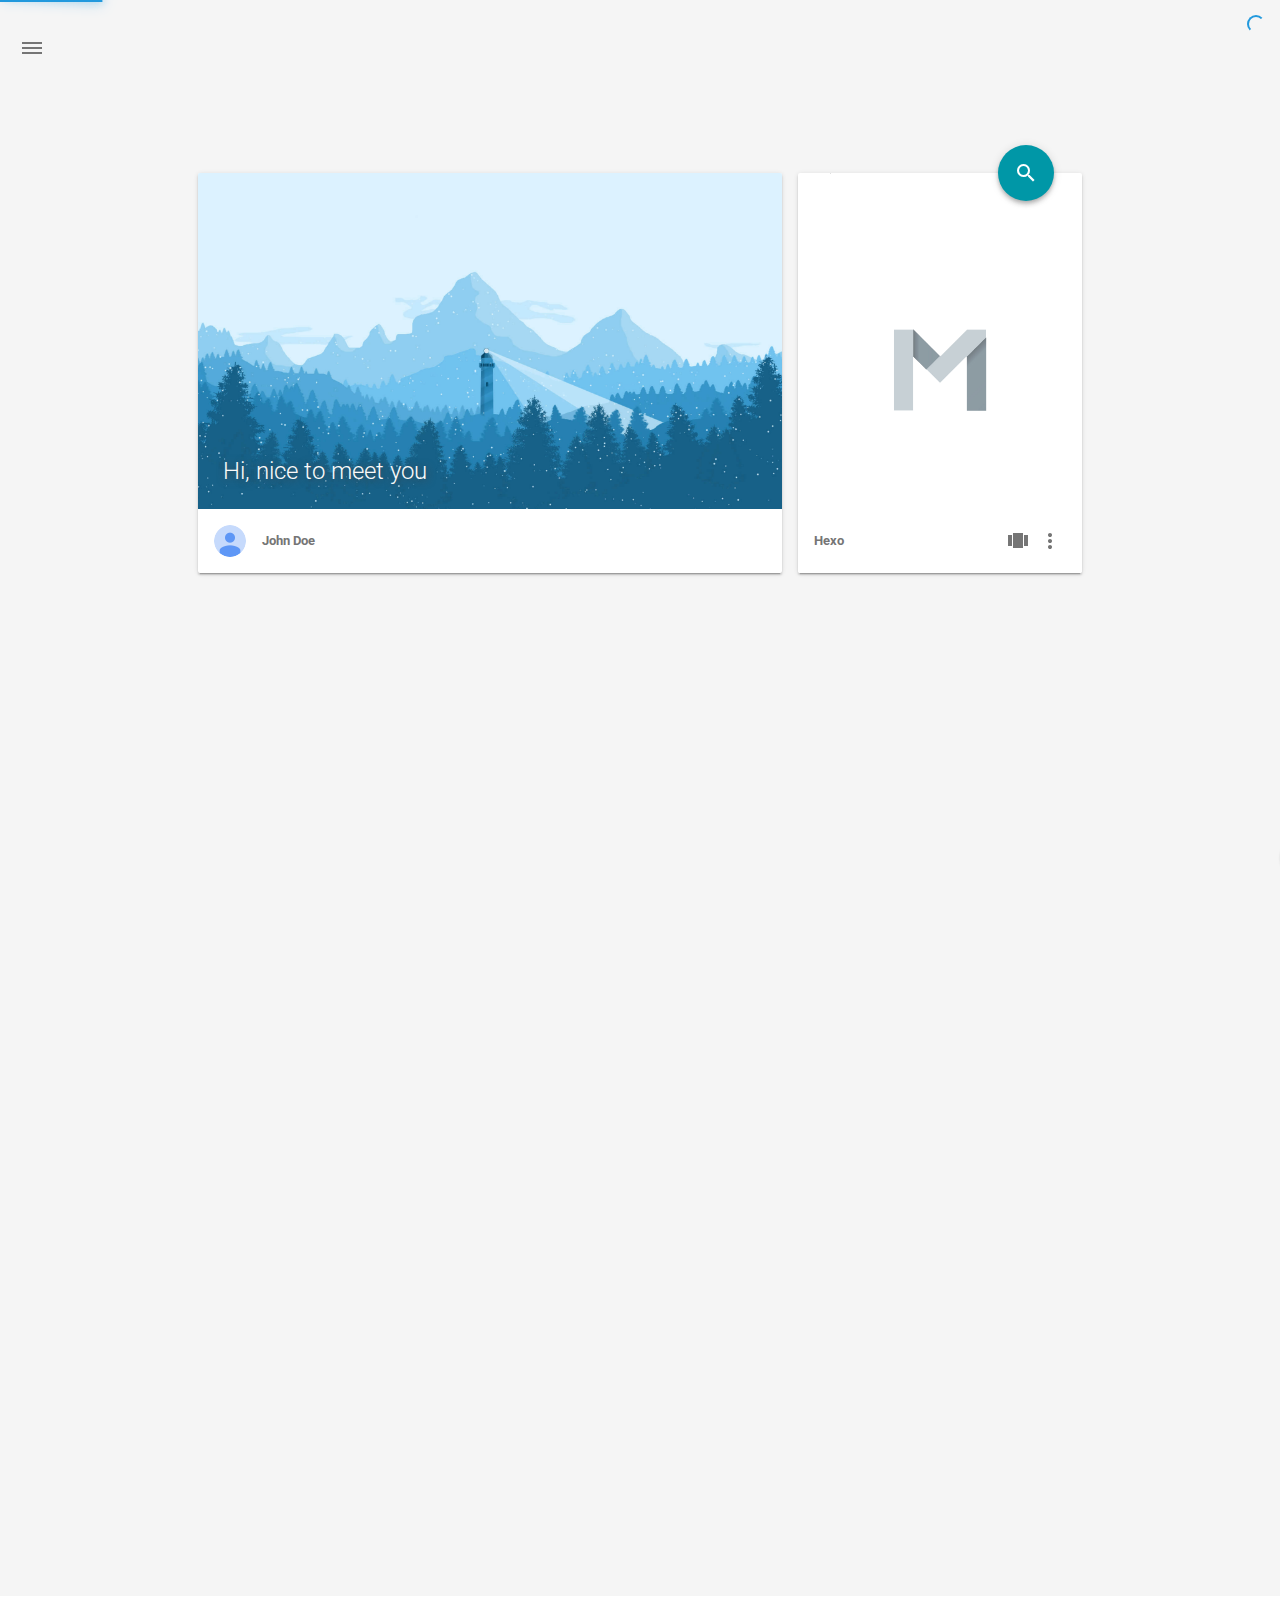
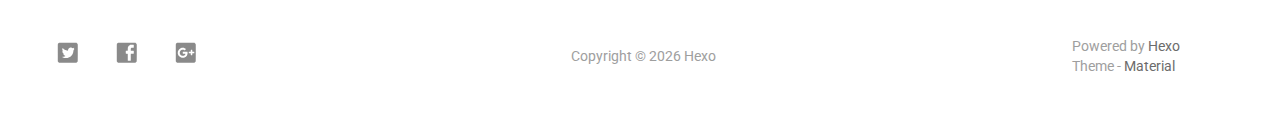
<file: index.html>
<!DOCTYPE html>
<html style="display: none;" lang="zh">
    <head>
    <meta charset="utf-8">
    <!--
        © Material Theme
        https://github.com/viosey/hexo-theme-material
        Version: 1.5.0 -->
    <script>
        window.materialVersion = "1.5.0"
        // Delete localstorage with these tags
        window.oldVersion = [
            'codestartv1',
            '1.3.4',
            '1.4.0',
            '1.4.0b1'
        ]
    </script>

    <!-- dns prefetch -->
    <meta http-equiv="x-dns-prefetch-control" content="on">














    <!-- Title -->
    
    <title>
        
        Hexo
    </title>

    <!-- Meta & Info -->
    <meta http-equiv="X-UA-Compatible" content="IE=Edge,chrome=1">
    <meta name="viewport" content="width=device-width, initial-scale=1, user-scalable=no">
    <meta name="format-detection" content="telephone=no"/>
    <meta name="theme-color" content="#0097A7">
    <meta name="author" content="John Doe">
    <meta name="description" itemprop="description" content="">
    <meta name="keywords" content="">

    <!-- Import lsloader -->
    <script>(function(){window.lsloader={jsRunSequence:[],jsnamemap:{},cssnamemap:{}};lsloader.removeLS=function(key){try{localStorage.removeItem(key)}catch(e){}};lsloader.setLS=function(key,val){try{localStorage.setItem(key,val)}catch(e){}};lsloader.getLS=function(key){var val="";try{val=localStorage.getItem(key)}catch(e){val=""}return val};versionString="/*"+(window.materialVersion||"unknownVersion")+"*/";lsloader.clean=function(){try{var keys=[];for(var i=0;i<localStorage.length;i++){keys.push(localStorage.key(i))}keys.forEach(function(key){var data=lsloader.getLS(key);if(window.oldVersion){var remove=window.oldVersion.reduce(function(p,c){return p||data.indexOf("/*"+c+"*/")!==-1},false);if(remove){lsloader.removeLS(key)}}})}catch(e){}};lsloader.clean();lsloader.load=function(jsname,jspath,cssonload,isJs){if(typeof cssonload==="boolean"){isJs=cssonload;cssonload=undefined}isJs=isJs||false;cssonload=cssonload||function(){};var code;code=this.getLS(jsname);if(code&&code.indexOf(versionString)===-1){this.removeLS(jsname);this.requestResource(jsname,jspath,cssonload,isJs);return}if(code){var versionNumber=code.split(versionString)[0];if(versionNumber!=jspath){console.log("reload:"+jspath);this.removeLS(jsname);this.requestResource(jsname,jspath,cssonload,isJs);return}code=code.split(versionString)[1];if(isJs){this.jsRunSequence.push({name:jsname,code:code});this.runjs(jspath,jsname,code)}else{document.getElementById(jsname).appendChild(document.createTextNode(code));cssonload()}}else{this.requestResource(jsname,jspath,cssonload,isJs)}};lsloader.requestResource=function(name,path,cssonload,isJs){var that=this;if(isJs){this.iojs(path,name,function(path,name,code){that.setLS(name,path+versionString+code);that.runjs(path,name,code)})}else{this.iocss(path,name,function(code){document.getElementById(name).appendChild(document.createTextNode(code));that.setLS(name,path+versionString+code)},cssonload)}};lsloader.iojs=function(path,jsname,callback){var that=this;that.jsRunSequence.push({name:jsname,code:""});try{var xhr=new XMLHttpRequest;xhr.open("get",path,true);xhr.onreadystatechange=function(){if(xhr.readyState==4){if(xhr.status>=200&&xhr.status<300||xhr.status==304){if(xhr.response!=""){callback(path,jsname,xhr.response);return}}that.jsfallback(path,jsname)}};xhr.send(null)}catch(e){that.jsfallback(path,jsname)}};lsloader.iocss=function(path,jsname,callback,cssonload){var that=this;try{var xhr=new XMLHttpRequest;xhr.open("get",path,true);xhr.onreadystatechange=function(){if(xhr.readyState==4){if(xhr.status>=200&&xhr.status<300||xhr.status==304){if(xhr.response!=""){callback(xhr.response);cssonload();return}}that.cssfallback(path,jsname,cssonload)}};xhr.send(null)}catch(e){that.cssfallback(path,jsname,cssonload)}};lsloader.iofonts=function(path,jsname,callback,cssonload){var that=this;try{var xhr=new XMLHttpRequest;xhr.open("get",path,true);xhr.onreadystatechange=function(){if(xhr.readyState==4){if(xhr.status>=200&&xhr.status<300||xhr.status==304){if(xhr.response!=""){callback(xhr.response);cssonload();return}}that.cssfallback(path,jsname,cssonload)}};xhr.send(null)}catch(e){that.cssfallback(path,jsname,cssonload)}};lsloader.runjs=function(path,name,code){if(!!name&&!!code){for(var k in this.jsRunSequence){if(this.jsRunSequence[k].name==name){this.jsRunSequence[k].code=code}}}if(!!this.jsRunSequence[0]&&!!this.jsRunSequence[0].code&&this.jsRunSequence[0].status!="failed"){var script=document.createElement("script");script.appendChild(document.createTextNode(this.jsRunSequence[0].code));script.type="text/javascript";document.getElementsByTagName("head")[0].appendChild(script);this.jsRunSequence.shift();if(this.jsRunSequence.length>0){this.runjs()}}else if(!!this.jsRunSequence[0]&&this.jsRunSequence[0].status=="failed"){var that=this;var script=document.createElement("script");script.src=this.jsRunSequence[0].path;script.type="text/javascript";this.jsRunSequence[0].status="loading";script.onload=function(){that.jsRunSequence.shift();if(that.jsRunSequence.length>0){that.runjs()}};document.body.appendChild(script)}};lsloader.tagLoad=function(path,name){this.jsRunSequence.push({name:name,code:"",path:path,status:"failed"});this.runjs()};lsloader.jsfallback=function(path,name){if(!!this.jsnamemap[name]){return}else{this.jsnamemap[name]=name}for(var k in this.jsRunSequence){if(this.jsRunSequence[k].name==name){this.jsRunSequence[k].code="";this.jsRunSequence[k].status="failed";this.jsRunSequence[k].path=path}}this.runjs()};lsloader.cssfallback=function(path,name,cssonload){if(!!this.cssnamemap[name]){return}else{this.cssnamemap[name]=1}var link=document.createElement("link");link.type="text/css";link.href=path;link.rel="stylesheet";link.onload=link.onerror=cssonload;var root=document.getElementsByTagName("script")[0];root.parentNode.insertBefore(link,root)};lsloader.runInlineScript=function(scriptId,codeId){var code=document.getElementById(codeId).innerText;this.jsRunSequence.push({name:scriptId,code:code});this.runjs()};lsloader.loadCombo=function(jslist){var updateList="";var requestingModules={};for(var k in jslist){var LS=this.getLS(jslist[k].name);if(!!LS){var version=LS.split(versionString)[0];var code=LS.split(versionString)[1]}else{var version=""}if(version==jslist[k].path){this.jsRunSequence.push({name:jslist[k].name,code:code,path:jslist[k].path})}else{this.jsRunSequence.push({name:jslist[k].name,code:null,path:jslist[k].path,status:"comboloading"});requestingModules[jslist[k].name]=true;updateList+=(updateList==""?"":";")+jslist[k].path}}var that=this;if(!!updateList){var xhr=new XMLHttpRequest;xhr.open("get",combo+updateList,true);xhr.onreadystatechange=function(){if(xhr.readyState==4){if(xhr.status>=200&&xhr.status<300||xhr.status==304){if(xhr.response!=""){that.runCombo(xhr.response,requestingModules);return}}else{for(var i in that.jsRunSequence){if(requestingModules[that.jsRunSequence[i].name]){that.jsRunSequence[i].status="failed"}}that.runjs()}}};xhr.send(null)}this.runjs()};lsloader.runCombo=function(comboCode,requestingModules){comboCode=comboCode.split("/*combojs*/");comboCode.shift();for(var k in this.jsRunSequence){if(!!requestingModules[this.jsRunSequence[k].name]&&!!comboCode[0]){this.jsRunSequence[k].status="comboJS";this.jsRunSequence[k].code=comboCode[0];this.setLS(this.jsRunSequence[k].name,this.jsRunSequence[k].path+versionString+comboCode[0]);comboCode.shift()}}this.runjs()}})();</script>

    <!-- Import queue -->
    <script>function Queue(){this.dataStore=[];this.offer=b;this.poll=d;this.execNext=a;this.debug=false;this.startDebug=c;function b(e){if(this.debug){console.log("Offered a Queued Function.")}if(typeof e==="function"){this.dataStore.push(e)}else{console.log("You must offer a function.")}}function d(){if(this.debug){console.log("Polled a Queued Function.")}return this.dataStore.shift()}function a(){var e=this.poll();if(e!==undefined){if(this.debug){console.log("Run a Queued Function.")}e()}}function c(){this.debug=true}}var queue=new Queue();</script>

    <!-- Favicons -->
    <link rel="icon shortcut" type="image/ico" href="/img/favicon.png">
    <link rel="icon" sizes="192x192" href="/img/favicon.png">
    <link rel="apple-touch-icon" href="/img/favicon.png">

    <!--iOS -->
    <meta name="apple-mobile-web-app-title" content="Title">
    <meta name="apple-mobile-web-app-capable" content="yes">
    <meta name="apple-mobile-web-app-status-bar-style" content="black">
    <meta name="HandheldFriendly" content="True">
    <meta name="MobileOptimized" content="480">

    <!-- Add to homescreen for Chrome on Android -->
    <meta name="mobile-web-app-capable" content="yes">

    <!-- Add to homescreen for Safari on iOS -->
    <meta name="apple-mobile-web-app-capable" content="yes">
    <meta name="apple-mobile-web-app-status-bar-style" content="black">
    <meta name="apple-mobile-web-app-title" content="Hexo">

    <!-- Site Verification -->
    
    

    <!-- RSS -->
    

    <!--[if lte IE 9]>
        <link rel="stylesheet" href="/css/ie-blocker.css">

        
            <script src="/js/ie-blocker.en.js"></script>
        
    <![endif]-->

    <!-- Import CSS -->
    
        <style id="material_css"></style><script>if(typeof window.lsLoadCSSMaxNums === "undefined")window.lsLoadCSSMaxNums = 0;window.lsLoadCSSMaxNums++;lsloader.load("material_css","/css/material.min.css?Z7a72R1E4SxzBKR/WGctOA==",function(){if(typeof window.lsLoadCSSNums === "undefined")window.lsLoadCSSNums = 0;window.lsLoadCSSNums++;if(window.lsLoadCSSNums == window.lsLoadCSSMaxNums)document.documentElement.style.display="";}, false)</script>
        <style id="style_css"></style><script>if(typeof window.lsLoadCSSMaxNums === "undefined")window.lsLoadCSSMaxNums = 0;window.lsLoadCSSMaxNums++;lsloader.load("style_css","/css/style.min.css?MKetZV3cUTfDxvMffaOezg==",function(){if(typeof window.lsLoadCSSNums === "undefined")window.lsLoadCSSNums = 0;window.lsLoadCSSNums++;if(window.lsLoadCSSNums == window.lsLoadCSSMaxNums)document.documentElement.style.display="";}, false)</script>

        

    

    

    <!-- Config CSS -->

<!-- Other Styles -->
<style>
  body, html {
    font-family: Roboto, "Helvetica Neue", Helvetica, "PingFang SC", "Hiragino Sans GB", "Microsoft YaHei", "微软雅黑", Arial, sans-serif;
    overflow-x: hidden !important;
  }
  
  code {
    font-family: Consolas, Monaco, 'Andale Mono', 'Ubuntu Mono', monospace;
  }

  a {
    color: #00838F;
  }

  .mdl-card__media,
  #search-label,
  #search-form-label:after,
  #scheme-Paradox .hot_tags-count,
  #scheme-Paradox .sidebar_archives-count,
  #scheme-Paradox .sidebar-colored .sidebar-header,
  #scheme-Paradox .sidebar-colored .sidebar-badge{
    background-color: #0097A7 !important;
  }

  /* Sidebar User Drop Down Menu Text Color */
  #scheme-Paradox .sidebar-colored .sidebar-nav>.dropdown>.dropdown-menu>li>a:hover,
  #scheme-Paradox .sidebar-colored .sidebar-nav>.dropdown>.dropdown-menu>li>a:focus {
    color: #0097A7 !important;
  }

  #post_entry-right-info,
  .sidebar-colored .sidebar-nav li:hover > a,
  .sidebar-colored .sidebar-nav li:hover > a i,
  .sidebar-colored .sidebar-nav li > a:hover,
  .sidebar-colored .sidebar-nav li > a:hover i,
  .sidebar-colored .sidebar-nav li > a:focus i,
  .sidebar-colored .sidebar-nav > .open > a,
  .sidebar-colored .sidebar-nav > .open > a:hover,
  .sidebar-colored .sidebar-nav > .open > a:focus,
  #ds-reset #ds-ctx .ds-ctx-entry .ds-ctx-head a {
    color: #0097A7 !important;
  }

  .toTop {
    background: #757575 !important;
  }

  .material-layout .material-post>.material-nav,
  .material-layout .material-index>.material-nav,
  .material-nav a {
    color: #757575;
  }

  #scheme-Paradox .MD-burger-layer {
    background-color: #757575;
  }

  #scheme-Paradox #post-toc-trigger-btn {
    color: #757575;
  }

  .post-toc a:hover {
    color: #00838F;
    text-decoration: underline;
  }

</style>


<!-- Theme Background Related-->

    <style>
      body{
        background-color: #F5F5F5;
      }

      /* blog_info bottom background */
      #scheme-Paradox .material-layout .something-else .mdl-card__supporting-text{
        background-color: #fff;
      }
    </style>




<!-- Fade Effect -->

    <style>
      .fade {
        transition: all 800ms linear;
        -webkit-transform: translate3d(0,0,0);
        -moz-transform: translate3d(0,0,0);
        -ms-transform: translate3d(0,0,0);
        -o-transform: translate3d(0,0,0);
        transform: translate3d(0,0,0);
        opacity: 1;
      }

      .fade.out{
        opacity: 0;
      }
    </style>


<!-- Import Font -->
<!-- Import Roboto -->

    <link href="https://fonts.googleapis.com/css?family=Roboto:300,400,500" rel="stylesheet">


<!-- Import Material Icon -->

    <link href="https://fonts.googleapis.com/icon?family=Material+Icons" rel="stylesheet">




    <!-- Import jQuery -->
    
        <script>lsloader.load("jq_js","/js/jquery.min.js?qcusAULNeBksqffqUM2+Ig==", true)</script>
    

    <!-- The Open Graph protocol -->
    <meta property="og:url" content="http://yoursite.com">
    <meta property="og:type" content="blog">
    <meta property="og:title" content="Hexo">
    <meta property="og:image" content="http://yoursite.com/img/favicon.png" />
    <meta property="og:description" content="">
    

    

    <!-- The Twitter Card protocol -->
    <meta name="twitter:title" content="Hexo">
    <meta name="twitter:description" content="">
    <meta name="twitter:image" content="http://yoursite.com/img/favicon.png">
    <meta name="twitter:card" content="summary_large_image" />
    <meta name="twitter:url" content="http://yoursite.com" />

    <!-- Add canonical link for SEO -->
    
        <link rel="canonical" href="http://yoursite.com" />
    

    <!-- Structured-data for SEO -->
    
        
<script type="application/ld+json">
{
    "@context": "http://schema.org",
    "@type": "Website",
    "publisher": {
        "@type": "Organization",
        "name": "Hexo",
        "logo": "/img/favicon.png"
    },
    "url": "http://yoursite.com",
    "image": {
        "@type": "ImageObject",
        "url": "/img/favicon.png"
    },
    "mainEntityOfPage": {
        "@type": "WebPage",
        "@id": "http://yoursite.com"
    },
    "description": ""
}
</script>




    

    <!-- Analytics -->
    
    
    

    <!-- Custom Head -->
    

</head>


    
        <body id="scheme-Paradox" class="lazy">
            <div class="material-layout  mdl-js-layout has-drawer is-upgraded">
                

                <!-- Main Container -->
                <main class="material-layout__content" id="main">

                    <!-- Top Anchor -->
                    <div id="top"></div>

                    
                        <!-- Hamburger Button -->
                        <button class="MD-burger-icon sidebar-toggle">
                            <span class="MD-burger-layer"></span>
                        </button>
                    

                    <!-- Index Module -->
<div class="material-index mdl-grid">
    
        <!-- Paradox Header -->
        <!-- Daily pic -->
<div class="mdl-card mdl-shadow--2dp daily-pic mdl-cell mdl-cell--8-col index-top-block">

    <!-- Pic & Slogan -->
    <div class="mdl-card__media mdl-color-text--grey-50" style="background-image:url(/img/daily_pic.png)">
        <p class="index-top-block-slogan"><a href="#">
        
            
                Hi, nice to meet you
            
        
        </a></p>
    </div>

    <!-- Avatar & Name -->
    <div class="mdl-card__supporting-text meta mdl-color-text--grey-600">
        <!-- Author Avatar -->
        <div id="author-avatar">
            <img src="/img/avatar.png" width="32px" height="32px" alt="avatar">
        </div>
        <div>
            <strong>John Doe</strong>
        </div>
    </div>
</div>

        <!-- Blog info -->
<div class="mdl-card mdl-shadow--2dp something-else mdl-cell mdl-cell--8-col mdl-cell--4-col-desktop index-top-block">

    <!-- Search -->
    
    <!-- Google -->
    <div class="mdl-textfield mdl-js-textfield mdl-textfield--expandable" method="post" action="">
        <label id="search-label" class="mdl-button mdl-js-ripple-effect mdl-js-button mdl-button--fab mdl-color--accent mdl-shadow--4dp" for="search">
            <i class="material-icons mdl-color-text--white" role="presentation">search</i>
        </label>

        <form autocomplete="off" id="search-form" method="get" action="//google.com/search" accept-charset="UTF-8" class="mdl-textfield__expandable-holder" target="_blank">
            <input class="mdl-textfield__input search-input" type="search" name="q" id="search" placeholder="">
            <label id="search-form-label" class="mdl-textfield__label" for="search"></label>

            <input type="hidden" name="sitesearch" value="http://yoursite.com">
        </form>
    </div>







    <!-- LOGO -->
    <div class="something-else-logo mdl-color--white mdl-color-text--grey-600">
        <a href="#" target="_blank">
            <img src="/img/logo.png" alt="logo" />
        </a>
    </div>

    <!-- Infomation -->
    <div class="mdl-card__supporting-text meta meta--fill mdl-color-text--grey-600">
        <!-- Blog Title -->
        <div>
            <strong>Hexo</strong>
        </div>
        <div class="section-spacer"></div>

        <!-- Pages -->
        <button id="show-pages-button" class="mdl-button mdl-js-button mdl-js-ripple-effect mdl-button--icon">
            <i class="material-icons" role="presentation">view_carousel</i>
            <span class="visuallyhidden">Pages</span>
        </button>
        <ul class="mdl-menu mdl-js-menu mdl-menu--bottom-right" for="show-pages-button">
            
        </ul>

        <!-- Menu -->
        <button id="menubtn" class="mdl-button mdl-js-button mdl-js-ripple-effect mdl-button--icon">
            <i class="material-icons" role="presentation">more_vert</i>
            <span class="visuallyhidden">show menu</span>
        </button>
        <ul class="mdl-menu mdl-js-menu mdl-menu--bottom-right" for="menubtn">
            

            

            
                <a class="index_share-link" href="http://service.weibo.com/share/share.php?appkey=&title=Hexo&url=http://yoursite.com&pic=http://yoursite.com/img/favicon.png&searchPic=false&style=simple" target="_blank">
                    <li class="mdl-menu__item mdl-js-ripple-effect">
                        شارك على Weibo
                    </li>
                </a>
            

            
                <a class="index_share-link" href="https://twitter.com/intent/tweet?text=Hexo&url=http://yoursite.com&via=John Doe" target="_blank">
                    <li class="mdl-menu__item mdl-js-ripple-effect">
                        شارك على Twitter
                    </li>
                </a>
            

            
                <a class="index_share-link" href="https://www.facebook.com/sharer/sharer.php?u=http://yoursite.com" target="_blank">
                    <li class="mdl-menu__item mdl-js-ripple-effect">
                        شارك على Facebook
                    </li>
                </a>
            

            
                <a class="index_share-link" href="https://plus.google.com/share?url=http://yoursite.com" target="_blank">
                    <li class="mdl-menu__item mdl-js-ripple-effect">
                        شارك على Google+
                    </li>
                </a>
            

            

            

            
        </ul>
    </div>
</div>

    
    <div class="locate-thumbnail-symbol"></div>

    <!-- Pin on top -->
    

    <!-- Normal Post -->
    
        
            
                <!-- Paradox Thumbnail -->
                <div class="post_entry-module mdl-card mdl-shadow--2dp mdl-cell mdl-cell--12-col fade out">
    <!-- Post Thumbnail -->
    
        
            <!-- Random Thumbnail -->
            <div class="post_thumbnail-random mdl-card__media mdl-color-text--grey-50">
        
    

        <!-- Post Title -->
        <p class="article-headline-p"><a href="/2017/11/19/test/">test</a></p>
    </div>

    <!-- Post Excerpt -->
    <div class="mdl-color-text--grey-600 mdl-card__supporting-text post_entry-content">
        
            
        
        &nbsp;&nbsp;&nbsp;
        <span>
            <a href="/2017/11/19/test/" target="_self">واصل القراءة</a>
        </span>
    </div>
    <!-- Post_entry Info-->
    <div id="post_entry-info">
        <div id="post_entry-left-info" class="mdl-card__supporting-text meta mdl-color-text--grey-600 ">
            <!-- Author Avatar -->
            <div id="author-avatar">
                <img src="/img/avatar.png" width="44px" height="44px" alt="John Doe's avatar">
            </div>
            <div>
                <strong>John Doe</strong>
                <span>Nov 19, 2017</span>
            </div>
        </div>
        <div id="post_entry-right-info">
          

            

            

            <!-- Post Views -->
            <span class="post_entry-views">
            </span>
        </div>
    </div>
</div>

            
            
        
    
        
            
                <!-- Paradox Thumbnail -->
                <div class="post_entry-module mdl-card mdl-shadow--2dp mdl-cell mdl-cell--12-col fade out">
    <!-- Post Thumbnail -->
    
        
            <!-- Random Thumbnail -->
            <div class="post_thumbnail-random mdl-card__media mdl-color-text--grey-50">
        
    

        <!-- Post Title -->
        <p class="article-headline-p"><a href="/2017/11/19/hello-world/">Hello World</a></p>
    </div>

    <!-- Post Excerpt -->
    <div class="mdl-color-text--grey-600 mdl-card__supporting-text post_entry-content">
        
            Welcome to Hexo
        
        &nbsp;&nbsp;&nbsp;
        <span>
            <a href="/2017/11/19/hello-world/" target="_self">واصل القراءة</a>
        </span>
    </div>
    <!-- Post_entry Info-->
    <div id="post_entry-info">
        <div id="post_entry-left-info" class="mdl-card__supporting-text meta mdl-color-text--grey-600 ">
            <!-- Author Avatar -->
            <div id="author-avatar">
                <img src="/img/avatar.png" width="44px" height="44px" alt="John Doe's avatar">
            </div>
            <div>
                <strong>John Doe</strong>
                <span>Nov 19, 2017</span>
            </div>
        </div>
        <div id="post_entry-right-info">
          

            

            

            <!-- Post Views -->
            <span class="post_entry-views">
            </span>
        </div>
    </div>
</div>

            
            
        
    

    

    
        <script type="text/ls-javascript" id="thumbnail-script">
    var randomNum;

    var locatePost = $('.locate-thumbnail-symbol').next();
    for(var i = 0; i < 10; i++) {
        randomNum = Math.floor(Math.random() * 19 + 1);

        locatePost.children('.post_thumbnail-random').attr('id', 'random_thumbnail-'+randomNum);
        locatePost.children('.post_thumbnail-random').attr('data-original', '/img/random/material-' + randomNum + '.png');
    $('.post_thumbnail-random').addClass('lazy');

        locatePost = locatePost.next();
    }
</script>

    
</div>


                    
                        <!-- Overlay For Active Sidebar -->
<div class="sidebar-overlay"></div>

<!-- Material sidebar -->
<aside id="sidebar" class="sidebar sidebar-colored sidebar-fixed-left" role="navigation">
    <div id="sidebar-main">
        <!-- Sidebar Header -->
        <div class="sidebar-header header-cover" style="background-image: url(/img/sidebar_header.png);">
    <!-- Top bar -->
    <div class="top-bar"></div>

    <!-- Sidebar toggle button -->
    <button type="button" class="sidebar-toggle mdl-button mdl-js-button mdl-js-ripple-effect mdl-button--icon" style="display: initial;" data-upgraded=",MaterialButton,MaterialRipple">
        <i class="material-icons">clear_all</i>
        <span class="mdl-button__ripple-container">
            <span class="mdl-ripple">
            </span>
        </span>
    </button>

    <!-- Sidebar Avatar -->
    <div class="sidebar-image">
        <img src="/img/avatar.png" alt="John Doe's avatar">
    </div>

    <!-- Sidebar Email -->
    <a data-toggle="dropdown" class="sidebar-brand" href="#settings-dropdown">
        youremail@email.com
        <b class="caret"></b>
    </a>
</div>


        <!-- Sidebar Navigation  -->
        <ul class="nav sidebar-nav">
    <!-- User dropdown  -->
    <li class="dropdown">
        <ul id="settings-dropdown" class="dropdown-menu">
            
                <li>
                    <a href="#" target="_blank" title="Email Me">
                        
                            <i class="material-icons sidebar-material-icons sidebar-indent-left1pc-element">email</i>
                        
                        Email Me
                    </a>
                </li>
            
        </ul>
    </li>

    <!-- Homepage -->
    
        <li id="sidebar-first-li">
            <a href="/">
                
                    <i class="material-icons sidebar-material-icons">home</i>
                
                الرئيسية
            </a>
        </li>
        
    

    <!-- Archives  -->
    
        <li class="dropdown">
            <a href="#" class="ripple-effect dropdown-toggle" data-toggle="dropdown">
                
                    <i class="material-icons sidebar-material-icons">inbox</i>
                
                    أرشيف
                <b class="caret"></b>
            </a>
            <ul class="dropdown-menu">
            <li>
                <a class="sidebar_archives-link" href="/archives/2017/11/">November 2017<span class="sidebar_archives-count">2</span></a>
            </ul>
        </li>
        
    

    <!-- Categories  -->
    

    <!-- Pages  -->
    

    <!-- Article Number  -->
    
</ul>


        <!-- Sidebar Footer -->
        <!--
I'm glad you use this theme, the development is no so easy, I hope you can keep the copyright, I will thank you so much.
If you still want to delete the copyrights, could you still retain the first one? Which namely "Theme Material"
It will not impact the appearance and can give developers a lot of support :)

很高兴您使用并喜欢该主题，开发不易 十分谢谢与希望您可以保留一下版权声明。
如果您仍然想删除的话 能否只保留第一项呢？即 "Theme Material"
它不会影响美观并可以给开发者很大的支持和动力。 :)
-->

<!-- Sidebar Divider -->

    <div class="sidebar-divider"></div>


<!-- Theme Material -->

    <a href="https://github.com/viosey/hexo-theme-material"  class="sidebar-footer-text-a" target="_blank">
        <div class="sidebar-text mdl-button mdl-js-button mdl-js-ripple-effect sidebar-footer-text-div" data-upgraded=",MaterialButton,MaterialRipple">
            سمة - Material
            <span class="sidebar-badge badge-circle">i</span>
        </div>
    </a>


<!-- Help & Support -->
<!--

-->

<!-- Feedback -->
<!--

-->

<!-- About Theme -->
<!--

-->

    </div>

    <!-- Sidebar Image -->
    

</aside>

                    

                    
                        <!-- Footer Top Button -->
                        <div id="back-to-top" class="toTop-wrap">
    <a href="#top" class="toTop">
        <i class="material-icons footer_top-i">expand_less</i>
    </a>
</div>

                    

                    <!--Footer-->
<footer class="mdl-mini-footer" id="bottom">
    
        <!-- Paradox Footer Left Section -->
        <div class="mdl-mini-footer--left-section sns-list">
    <!-- Twitter -->
    
        <a href="https://twitter.com/twitter" target="_blank">
            <button class="mdl-mini-footer--social-btn social-btn footer-sns-twitter">
                <span class="visuallyhidden">Twitter</span>
            </button><!--
     --></a>
    

    <!-- Facebook -->
    
        <a href="https://www.facebook.com/facebook" target="_blank">
            <button class="mdl-mini-footer--social-btn social-btn footer-sns-facebook">
                <span class="visuallyhidden">Facebook</span>
            </button><!--
     --></a>
    

    <!-- Google + -->
    
        <a href="https://www.google.com/" target="_blank">
            <button class="mdl-mini-footer--social-btn social-btn footer-sns-gplus">
                <span class="visuallyhidden">Google Plus</span>
            </button><!--
     --></a>
    

    <!-- Weibo -->
    

    <!-- Instagram -->
    

    <!-- Tumblr -->
    

    <!-- Github -->
    

    <!-- LinkedIn -->
    

    <!-- Zhihu -->
    

    <!-- Bilibili -->
    

    <!-- Telegram -->
    
    
    <!-- V2EX -->
    
</div>


        <!--Copyright-->
        <div id="copyright">
            Copyright&nbsp;©<script type="text/javascript">var fd = new Date();document.write("&nbsp;" + fd.getFullYear() + "&nbsp;");</script>Hexo
            
        </div>

        <!-- Paradox Footer Right Section -->

        <!--
        I am glad you use this theme, the development is no so easy, I hope you can keep the copyright.
        It will not impact the appearance and can give developers a lot of support :)

        很高兴您使用该主题，开发不易，希望您可以保留一下版权声明。
        它不会影响美观并可以给开发者很大的支持。 :)
        -->

        <div class="mdl-mini-footer--right-section">
            <div>
                <div class="footer-develop-div">Powered by <a href="https://hexo.io" target="_blank" class="footer-develop-a">Hexo</a></div>
                <div class="footer-develop-div">Theme - <a href="https://github.com/viosey/hexo-theme-material" target="_blank" class="footer-develop-a">Material</a></div>
            </div>
        </div>
    
</footer>


                    <!-- Import JS File -->

    <script>lsloader.load("lazyload_js","/js/lazyload.min.js?1BcfzuNXqV+ntF6gq+5X3Q==", true)</script>



    <script>lsloader.load("js_js","/js/js.min.js?V/53wGualMuiPM3xoetD5Q==", true)</script>



    <script>lsloader.load("np_js","/js/nprogress.js?pl3Qhb9lvqR1FlyLUna1Yw==", true)</script>


<script type="text/ls-javascript" id="NProgress-script">
    NProgress.configure({
        showSpinner: true
    });
    NProgress.start();
    $('#nprogress .bar').css({
        'background': '#29d'
    });
    $('#nprogress .peg').css({
        'box-shadow': '0 0 10px #29d, 0 0 15px #29d'
    });
    $('#nprogress .spinner-icon').css({
        'border-top-color': '#29d',
        'border-left-color': '#29d'
    });
    setTimeout(function() {
        NProgress.done();
        $('.fade').removeClass('out');
    }, 800);
</script>












    <!-- Swiftye -->
    

    <!-- Local Search-->
    


<!-- UC Browser Compatible -->
<script>
	var agent = navigator.userAgent.toLowerCase();
	if(agent.indexOf('ucbrowser')>0) {
		document.write('<link rel="stylesheet" href="/css/uc.css">');
	   alert('由于 UC 浏览器使用极旧的内核，而本网站使用了一些新的特性。\n为了您能更好的浏览，推荐使用 Chrome 或 Firefox 浏览器。');
	}
</script>

<!-- Import prettify js  -->



<!-- Window Load -->
<!-- add class for prettify -->
<script type="text/ls-javascript" id="window-load">
    $(window).on('load', function() {
        // Post_Toc parent position fixed
        $('.post-toc-wrap').parent('.mdl-menu__container').css('position', 'fixed');
    });

    
    
</script>

<!-- MathJax Load-->


<!-- Bing Background -->


<script type="text/ls-javascript" id="lazy-load">
    // Offer LazyLoad
    queue.offer(function(){
        $('.lazy').lazyload({
            effect : 'show'
        });
    });

    // Start Queue
    $(document).ready(function(){
        setInterval(function(){
            queue.execNext();
        },200);
    });
</script>

<!-- Custom Footer -->



<script>
    (function(){
        var scriptList = document.querySelectorAll('script[type="text/ls-javascript"]')

        for (var i = 0; i < scriptList.length; ++i) {
            var item = scriptList[i];
            lsloader.runInlineScript(item.id,item.id);
        }
    })()
console.log('\n %c © Material Theme | Version: 1.5.0 | https://github.com/viosey/hexo-theme-material %c \n', 'color:#455a64;background:#e0e0e0;padding:5px 0;border-top-left-radius:5px;border-bottom-left-radius:5px;', 'color:#455a64;background:#e0e0e0;padding:5px 0;border-top-right-radius:5px;border-bottom-right-radius:5px;');
</script>

                </main>
            </div>
        </body>
    
</html>
</file>
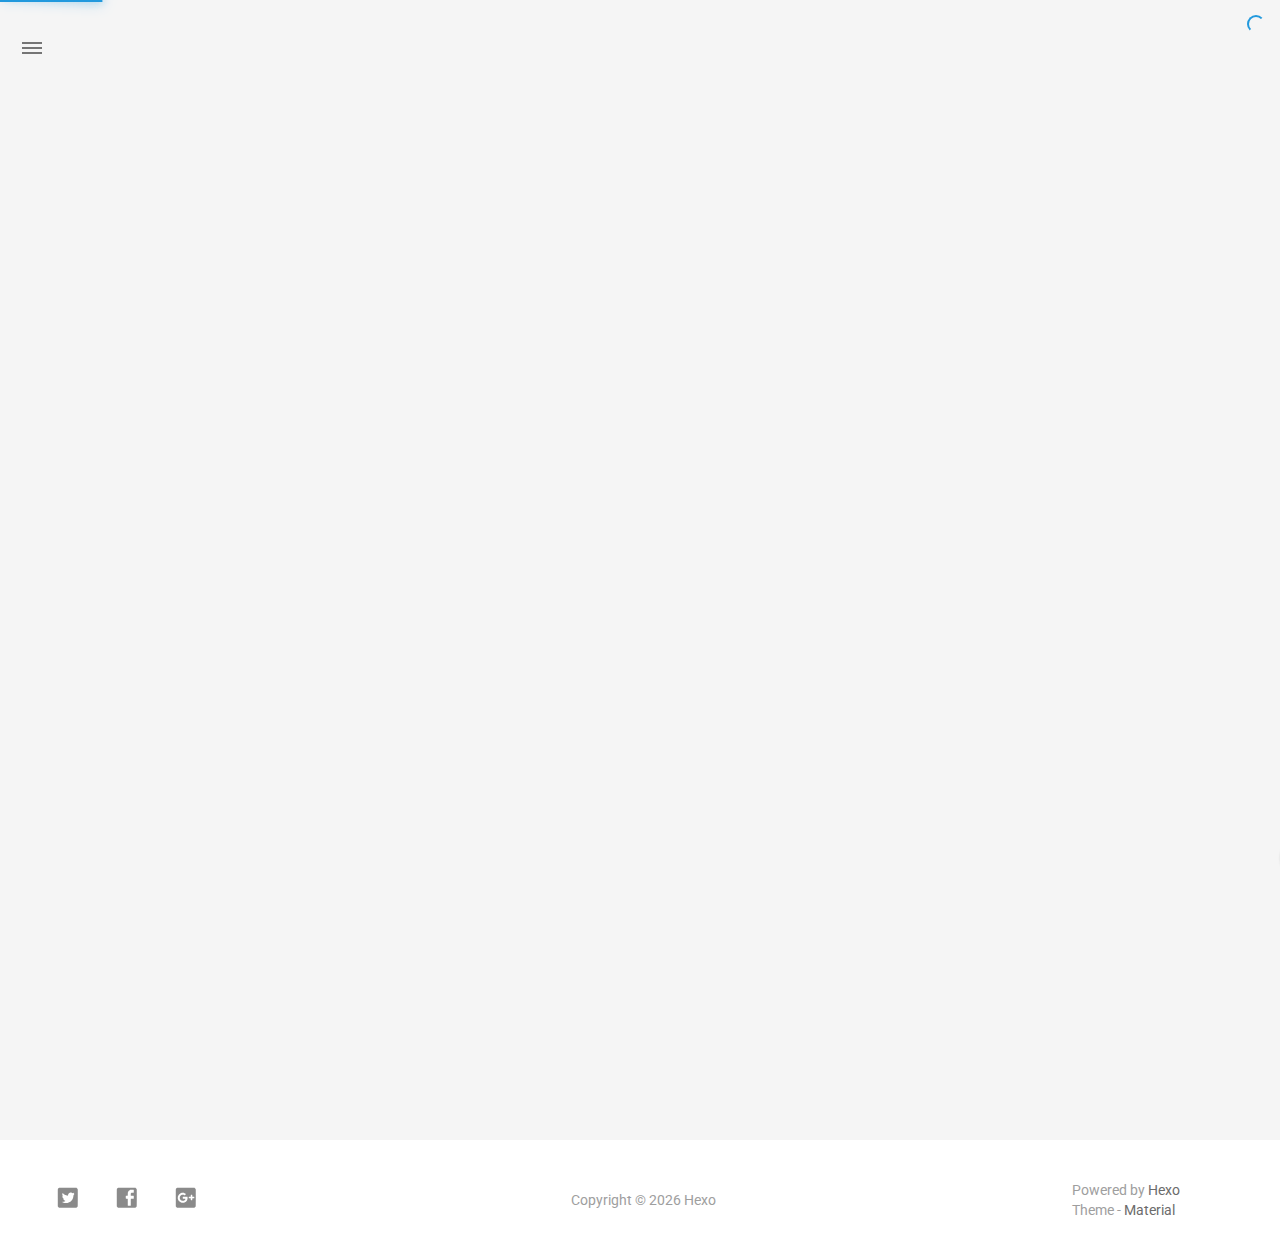
<file: archives/index.html>
<!DOCTYPE html>
<html style="display: none;" lang="zh">
    <head>
    <meta charset="utf-8">
    <!--
        © Material Theme
        https://github.com/viosey/hexo-theme-material
        Version: 1.5.0 -->
    <script>
        window.materialVersion = "1.5.0"
        // Delete localstorage with these tags
        window.oldVersion = [
            'codestartv1',
            '1.3.4',
            '1.4.0',
            '1.4.0b1'
        ]
    </script>

    <!-- dns prefetch -->
    <meta http-equiv="x-dns-prefetch-control" content="on">














    <!-- Title -->
    
    <title>
        
            أرشيف | 
        
        Hexo
    </title>

    <!-- Meta & Info -->
    <meta http-equiv="X-UA-Compatible" content="IE=Edge,chrome=1">
    <meta name="viewport" content="width=device-width, initial-scale=1, user-scalable=no">
    <meta name="format-detection" content="telephone=no"/>
    <meta name="theme-color" content="#0097A7">
    <meta name="author" content="John Doe">
    <meta name="description" itemprop="description" content="">
    <meta name="keywords" content="">

    <!-- Import lsloader -->
    <script>(function(){window.lsloader={jsRunSequence:[],jsnamemap:{},cssnamemap:{}};lsloader.removeLS=function(key){try{localStorage.removeItem(key)}catch(e){}};lsloader.setLS=function(key,val){try{localStorage.setItem(key,val)}catch(e){}};lsloader.getLS=function(key){var val="";try{val=localStorage.getItem(key)}catch(e){val=""}return val};versionString="/*"+(window.materialVersion||"unknownVersion")+"*/";lsloader.clean=function(){try{var keys=[];for(var i=0;i<localStorage.length;i++){keys.push(localStorage.key(i))}keys.forEach(function(key){var data=lsloader.getLS(key);if(window.oldVersion){var remove=window.oldVersion.reduce(function(p,c){return p||data.indexOf("/*"+c+"*/")!==-1},false);if(remove){lsloader.removeLS(key)}}})}catch(e){}};lsloader.clean();lsloader.load=function(jsname,jspath,cssonload,isJs){if(typeof cssonload==="boolean"){isJs=cssonload;cssonload=undefined}isJs=isJs||false;cssonload=cssonload||function(){};var code;code=this.getLS(jsname);if(code&&code.indexOf(versionString)===-1){this.removeLS(jsname);this.requestResource(jsname,jspath,cssonload,isJs);return}if(code){var versionNumber=code.split(versionString)[0];if(versionNumber!=jspath){console.log("reload:"+jspath);this.removeLS(jsname);this.requestResource(jsname,jspath,cssonload,isJs);return}code=code.split(versionString)[1];if(isJs){this.jsRunSequence.push({name:jsname,code:code});this.runjs(jspath,jsname,code)}else{document.getElementById(jsname).appendChild(document.createTextNode(code));cssonload()}}else{this.requestResource(jsname,jspath,cssonload,isJs)}};lsloader.requestResource=function(name,path,cssonload,isJs){var that=this;if(isJs){this.iojs(path,name,function(path,name,code){that.setLS(name,path+versionString+code);that.runjs(path,name,code)})}else{this.iocss(path,name,function(code){document.getElementById(name).appendChild(document.createTextNode(code));that.setLS(name,path+versionString+code)},cssonload)}};lsloader.iojs=function(path,jsname,callback){var that=this;that.jsRunSequence.push({name:jsname,code:""});try{var xhr=new XMLHttpRequest;xhr.open("get",path,true);xhr.onreadystatechange=function(){if(xhr.readyState==4){if(xhr.status>=200&&xhr.status<300||xhr.status==304){if(xhr.response!=""){callback(path,jsname,xhr.response);return}}that.jsfallback(path,jsname)}};xhr.send(null)}catch(e){that.jsfallback(path,jsname)}};lsloader.iocss=function(path,jsname,callback,cssonload){var that=this;try{var xhr=new XMLHttpRequest;xhr.open("get",path,true);xhr.onreadystatechange=function(){if(xhr.readyState==4){if(xhr.status>=200&&xhr.status<300||xhr.status==304){if(xhr.response!=""){callback(xhr.response);cssonload();return}}that.cssfallback(path,jsname,cssonload)}};xhr.send(null)}catch(e){that.cssfallback(path,jsname,cssonload)}};lsloader.iofonts=function(path,jsname,callback,cssonload){var that=this;try{var xhr=new XMLHttpRequest;xhr.open("get",path,true);xhr.onreadystatechange=function(){if(xhr.readyState==4){if(xhr.status>=200&&xhr.status<300||xhr.status==304){if(xhr.response!=""){callback(xhr.response);cssonload();return}}that.cssfallback(path,jsname,cssonload)}};xhr.send(null)}catch(e){that.cssfallback(path,jsname,cssonload)}};lsloader.runjs=function(path,name,code){if(!!name&&!!code){for(var k in this.jsRunSequence){if(this.jsRunSequence[k].name==name){this.jsRunSequence[k].code=code}}}if(!!this.jsRunSequence[0]&&!!this.jsRunSequence[0].code&&this.jsRunSequence[0].status!="failed"){var script=document.createElement("script");script.appendChild(document.createTextNode(this.jsRunSequence[0].code));script.type="text/javascript";document.getElementsByTagName("head")[0].appendChild(script);this.jsRunSequence.shift();if(this.jsRunSequence.length>0){this.runjs()}}else if(!!this.jsRunSequence[0]&&this.jsRunSequence[0].status=="failed"){var that=this;var script=document.createElement("script");script.src=this.jsRunSequence[0].path;script.type="text/javascript";this.jsRunSequence[0].status="loading";script.onload=function(){that.jsRunSequence.shift();if(that.jsRunSequence.length>0){that.runjs()}};document.body.appendChild(script)}};lsloader.tagLoad=function(path,name){this.jsRunSequence.push({name:name,code:"",path:path,status:"failed"});this.runjs()};lsloader.jsfallback=function(path,name){if(!!this.jsnamemap[name]){return}else{this.jsnamemap[name]=name}for(var k in this.jsRunSequence){if(this.jsRunSequence[k].name==name){this.jsRunSequence[k].code="";this.jsRunSequence[k].status="failed";this.jsRunSequence[k].path=path}}this.runjs()};lsloader.cssfallback=function(path,name,cssonload){if(!!this.cssnamemap[name]){return}else{this.cssnamemap[name]=1}var link=document.createElement("link");link.type="text/css";link.href=path;link.rel="stylesheet";link.onload=link.onerror=cssonload;var root=document.getElementsByTagName("script")[0];root.parentNode.insertBefore(link,root)};lsloader.runInlineScript=function(scriptId,codeId){var code=document.getElementById(codeId).innerText;this.jsRunSequence.push({name:scriptId,code:code});this.runjs()};lsloader.loadCombo=function(jslist){var updateList="";var requestingModules={};for(var k in jslist){var LS=this.getLS(jslist[k].name);if(!!LS){var version=LS.split(versionString)[0];var code=LS.split(versionString)[1]}else{var version=""}if(version==jslist[k].path){this.jsRunSequence.push({name:jslist[k].name,code:code,path:jslist[k].path})}else{this.jsRunSequence.push({name:jslist[k].name,code:null,path:jslist[k].path,status:"comboloading"});requestingModules[jslist[k].name]=true;updateList+=(updateList==""?"":";")+jslist[k].path}}var that=this;if(!!updateList){var xhr=new XMLHttpRequest;xhr.open("get",combo+updateList,true);xhr.onreadystatechange=function(){if(xhr.readyState==4){if(xhr.status>=200&&xhr.status<300||xhr.status==304){if(xhr.response!=""){that.runCombo(xhr.response,requestingModules);return}}else{for(var i in that.jsRunSequence){if(requestingModules[that.jsRunSequence[i].name]){that.jsRunSequence[i].status="failed"}}that.runjs()}}};xhr.send(null)}this.runjs()};lsloader.runCombo=function(comboCode,requestingModules){comboCode=comboCode.split("/*combojs*/");comboCode.shift();for(var k in this.jsRunSequence){if(!!requestingModules[this.jsRunSequence[k].name]&&!!comboCode[0]){this.jsRunSequence[k].status="comboJS";this.jsRunSequence[k].code=comboCode[0];this.setLS(this.jsRunSequence[k].name,this.jsRunSequence[k].path+versionString+comboCode[0]);comboCode.shift()}}this.runjs()}})();</script>

    <!-- Import queue -->
    <script>function Queue(){this.dataStore=[];this.offer=b;this.poll=d;this.execNext=a;this.debug=false;this.startDebug=c;function b(e){if(this.debug){console.log("Offered a Queued Function.")}if(typeof e==="function"){this.dataStore.push(e)}else{console.log("You must offer a function.")}}function d(){if(this.debug){console.log("Polled a Queued Function.")}return this.dataStore.shift()}function a(){var e=this.poll();if(e!==undefined){if(this.debug){console.log("Run a Queued Function.")}e()}}function c(){this.debug=true}}var queue=new Queue();</script>

    <!-- Favicons -->
    <link rel="icon shortcut" type="image/ico" href="/img/favicon.png">
    <link rel="icon" sizes="192x192" href="/img/favicon.png">
    <link rel="apple-touch-icon" href="/img/favicon.png">

    <!--iOS -->
    <meta name="apple-mobile-web-app-title" content="Title">
    <meta name="apple-mobile-web-app-capable" content="yes">
    <meta name="apple-mobile-web-app-status-bar-style" content="black">
    <meta name="HandheldFriendly" content="True">
    <meta name="MobileOptimized" content="480">

    <!-- Add to homescreen for Chrome on Android -->
    <meta name="mobile-web-app-capable" content="yes">

    <!-- Add to homescreen for Safari on iOS -->
    <meta name="apple-mobile-web-app-capable" content="yes">
    <meta name="apple-mobile-web-app-status-bar-style" content="black">
    <meta name="apple-mobile-web-app-title" content="Hexo">

    <!-- Site Verification -->
    
    

    <!-- RSS -->
    

    <!--[if lte IE 9]>
        <link rel="stylesheet" href="/css/ie-blocker.css">

        
            <script src="/js/ie-blocker.en.js"></script>
        
    <![endif]-->

    <!-- Import CSS -->
    
        <style id="material_css"></style><script>if(typeof window.lsLoadCSSMaxNums === "undefined")window.lsLoadCSSMaxNums = 0;window.lsLoadCSSMaxNums++;lsloader.load("material_css","/css/material.min.css?Z7a72R1E4SxzBKR/WGctOA==",function(){if(typeof window.lsLoadCSSNums === "undefined")window.lsLoadCSSNums = 0;window.lsLoadCSSNums++;if(window.lsLoadCSSNums == window.lsLoadCSSMaxNums)document.documentElement.style.display="";}, false)</script>
        <style id="style_css"></style><script>if(typeof window.lsLoadCSSMaxNums === "undefined")window.lsLoadCSSMaxNums = 0;window.lsLoadCSSMaxNums++;lsloader.load("style_css","/css/style.min.css?MKetZV3cUTfDxvMffaOezg==",function(){if(typeof window.lsLoadCSSNums === "undefined")window.lsLoadCSSNums = 0;window.lsLoadCSSNums++;if(window.lsLoadCSSNums == window.lsLoadCSSMaxNums)document.documentElement.style.display="";}, false)</script>

        

    

    

    <!-- Config CSS -->

<!-- Other Styles -->
<style>
  body, html {
    font-family: Roboto, "Helvetica Neue", Helvetica, "PingFang SC", "Hiragino Sans GB", "Microsoft YaHei", "微软雅黑", Arial, sans-serif;
    overflow-x: hidden !important;
  }
  
  code {
    font-family: Consolas, Monaco, 'Andale Mono', 'Ubuntu Mono', monospace;
  }

  a {
    color: #00838F;
  }

  .mdl-card__media,
  #search-label,
  #search-form-label:after,
  #scheme-Paradox .hot_tags-count,
  #scheme-Paradox .sidebar_archives-count,
  #scheme-Paradox .sidebar-colored .sidebar-header,
  #scheme-Paradox .sidebar-colored .sidebar-badge{
    background-color: #0097A7 !important;
  }

  /* Sidebar User Drop Down Menu Text Color */
  #scheme-Paradox .sidebar-colored .sidebar-nav>.dropdown>.dropdown-menu>li>a:hover,
  #scheme-Paradox .sidebar-colored .sidebar-nav>.dropdown>.dropdown-menu>li>a:focus {
    color: #0097A7 !important;
  }

  #post_entry-right-info,
  .sidebar-colored .sidebar-nav li:hover > a,
  .sidebar-colored .sidebar-nav li:hover > a i,
  .sidebar-colored .sidebar-nav li > a:hover,
  .sidebar-colored .sidebar-nav li > a:hover i,
  .sidebar-colored .sidebar-nav li > a:focus i,
  .sidebar-colored .sidebar-nav > .open > a,
  .sidebar-colored .sidebar-nav > .open > a:hover,
  .sidebar-colored .sidebar-nav > .open > a:focus,
  #ds-reset #ds-ctx .ds-ctx-entry .ds-ctx-head a {
    color: #0097A7 !important;
  }

  .toTop {
    background: #757575 !important;
  }

  .material-layout .material-post>.material-nav,
  .material-layout .material-index>.material-nav,
  .material-nav a {
    color: #757575;
  }

  #scheme-Paradox .MD-burger-layer {
    background-color: #757575;
  }

  #scheme-Paradox #post-toc-trigger-btn {
    color: #757575;
  }

  .post-toc a:hover {
    color: #00838F;
    text-decoration: underline;
  }

</style>


<!-- Theme Background Related-->

    <style>
      body{
        background-color: #F5F5F5;
      }

      /* blog_info bottom background */
      #scheme-Paradox .material-layout .something-else .mdl-card__supporting-text{
        background-color: #fff;
      }
    </style>




<!-- Fade Effect -->

    <style>
      .fade {
        transition: all 800ms linear;
        -webkit-transform: translate3d(0,0,0);
        -moz-transform: translate3d(0,0,0);
        -ms-transform: translate3d(0,0,0);
        -o-transform: translate3d(0,0,0);
        transform: translate3d(0,0,0);
        opacity: 1;
      }

      .fade.out{
        opacity: 0;
      }
    </style>


<!-- Import Font -->
<!-- Import Roboto -->

    <link href="https://fonts.googleapis.com/css?family=Roboto:300,400,500" rel="stylesheet">


<!-- Import Material Icon -->

    <link href="https://fonts.googleapis.com/icon?family=Material+Icons" rel="stylesheet">




    <!-- Import jQuery -->
    
        <script>lsloader.load("jq_js","/js/jquery.min.js?qcusAULNeBksqffqUM2+Ig==", true)</script>
    

    <!-- The Open Graph protocol -->
    <meta property="og:url" content="http://yoursite.com">
    <meta property="og:type" content="blog">
    <meta property="og:title" content="أرشيف | Hexo">
    <meta property="og:image" content="http://yoursite.com/img/favicon.png" />
    <meta property="og:description" content="">
    

    

    <!-- The Twitter Card protocol -->
    <meta name="twitter:title" content="أرشيف | Hexo">
    <meta name="twitter:description" content="">
    <meta name="twitter:image" content="http://yoursite.com/img/favicon.png">
    <meta name="twitter:card" content="summary_large_image" />
    <meta name="twitter:url" content="http://yoursite.com" />

    <!-- Add canonical link for SEO -->
    
        <link rel="canonical" href="http://yoursite.com/archives/index.html" />
    

    <!-- Structured-data for SEO -->
    
        



    

    <!-- Analytics -->
    
    
    

    <!-- Custom Head -->
    

</head>


    
        <body id="scheme-Paradox" class="lazy">
            <div class="material-layout  mdl-js-layout has-drawer is-upgraded">
                

                <!-- Main Container -->
                <main class="material-layout__content" id="main">

                    <!-- Top Anchor -->
                    <div id="top"></div>

                    
                        <!-- Hamburger Button -->
                        <button class="MD-burger-icon sidebar-toggle">
                            <span class="MD-burger-layer"></span>
                        </button>
                    

                    <!-- Index Module -->
<div class="material-index mdl-grid">
    
    <div class="locate-thumbnail-symbol"></div>

    <!-- Pin on top -->
    

    <!-- Normal Post -->
    
        
            
                <!-- Paradox Thumbnail -->
                <div class="post_entry-module mdl-card mdl-shadow--2dp mdl-cell mdl-cell--12-col fade out">
    <!-- Post Thumbnail -->
    
        
            <!-- Random Thumbnail -->
            <div class="post_thumbnail-random mdl-card__media mdl-color-text--grey-50">
        
    

        <!-- Post Title -->
        <p class="article-headline-p"><a href="/2017/11/19/test/">test</a></p>
    </div>

    <!-- Post Excerpt -->
    <div class="mdl-color-text--grey-600 mdl-card__supporting-text post_entry-content">
        
            
        
        &nbsp;&nbsp;&nbsp;
        <span>
            <a href="/2017/11/19/test/" target="_self">واصل القراءة</a>
        </span>
    </div>
    <!-- Post_entry Info-->
    <div id="post_entry-info">
        <div id="post_entry-left-info" class="mdl-card__supporting-text meta mdl-color-text--grey-600 ">
            <!-- Author Avatar -->
            <div id="author-avatar">
                <img src="/img/avatar.png" width="44px" height="44px" alt="John Doe's avatar">
            </div>
            <div>
                <strong>John Doe</strong>
                <span>Nov 19, 2017</span>
            </div>
        </div>
        <div id="post_entry-right-info">
          

            

            

            <!-- Post Views -->
            <span class="post_entry-views">
            </span>
        </div>
    </div>
</div>

            
            
        
    
        
            
                <!-- Paradox Thumbnail -->
                <div class="post_entry-module mdl-card mdl-shadow--2dp mdl-cell mdl-cell--12-col fade out">
    <!-- Post Thumbnail -->
    
        
            <!-- Random Thumbnail -->
            <div class="post_thumbnail-random mdl-card__media mdl-color-text--grey-50">
        
    

        <!-- Post Title -->
        <p class="article-headline-p"><a href="/2017/11/19/hello-world/">Hello World</a></p>
    </div>

    <!-- Post Excerpt -->
    <div class="mdl-color-text--grey-600 mdl-card__supporting-text post_entry-content">
        
            Welcome to Hexo
        
        &nbsp;&nbsp;&nbsp;
        <span>
            <a href="/2017/11/19/hello-world/" target="_self">واصل القراءة</a>
        </span>
    </div>
    <!-- Post_entry Info-->
    <div id="post_entry-info">
        <div id="post_entry-left-info" class="mdl-card__supporting-text meta mdl-color-text--grey-600 ">
            <!-- Author Avatar -->
            <div id="author-avatar">
                <img src="/img/avatar.png" width="44px" height="44px" alt="John Doe's avatar">
            </div>
            <div>
                <strong>John Doe</strong>
                <span>Nov 19, 2017</span>
            </div>
        </div>
        <div id="post_entry-right-info">
          

            

            

            <!-- Post Views -->
            <span class="post_entry-views">
            </span>
        </div>
    </div>
</div>

            
            
        
    

    

    
        <script type="text/ls-javascript" id="thumbnail-script">
    var randomNum;

    var locatePost = $('.locate-thumbnail-symbol').next();
    for(var i = 0; i < 10; i++) {
        randomNum = Math.floor(Math.random() * 19 + 1);

        locatePost.children('.post_thumbnail-random').attr('id', 'random_thumbnail-'+randomNum);
        locatePost.children('.post_thumbnail-random').attr('data-original', '/img/random/material-' + randomNum + '.png');
    $('.post_thumbnail-random').addClass('lazy');

        locatePost = locatePost.next();
    }
</script>

    
</div>


                    
                        <!-- Overlay For Active Sidebar -->
<div class="sidebar-overlay"></div>

<!-- Material sidebar -->
<aside id="sidebar" class="sidebar sidebar-colored sidebar-fixed-left" role="navigation">
    <div id="sidebar-main">
        <!-- Sidebar Header -->
        <div class="sidebar-header header-cover" style="background-image: url(/img/sidebar_header.png);">
    <!-- Top bar -->
    <div class="top-bar"></div>

    <!-- Sidebar toggle button -->
    <button type="button" class="sidebar-toggle mdl-button mdl-js-button mdl-js-ripple-effect mdl-button--icon" style="display: initial;" data-upgraded=",MaterialButton,MaterialRipple">
        <i class="material-icons">clear_all</i>
        <span class="mdl-button__ripple-container">
            <span class="mdl-ripple">
            </span>
        </span>
    </button>

    <!-- Sidebar Avatar -->
    <div class="sidebar-image">
        <img src="/img/avatar.png" alt="John Doe's avatar">
    </div>

    <!-- Sidebar Email -->
    <a data-toggle="dropdown" class="sidebar-brand" href="#settings-dropdown">
        youremail@email.com
        <b class="caret"></b>
    </a>
</div>


        <!-- Sidebar Navigation  -->
        <ul class="nav sidebar-nav">
    <!-- User dropdown  -->
    <li class="dropdown">
        <ul id="settings-dropdown" class="dropdown-menu">
            
                <li>
                    <a href="#" target="_blank" title="Email Me">
                        
                            <i class="material-icons sidebar-material-icons sidebar-indent-left1pc-element">email</i>
                        
                        Email Me
                    </a>
                </li>
            
        </ul>
    </li>

    <!-- Homepage -->
    
        <li id="sidebar-first-li">
            <a href="/">
                
                    <i class="material-icons sidebar-material-icons">home</i>
                
                الرئيسية
            </a>
        </li>
        
    

    <!-- Archives  -->
    
        <li class="dropdown">
            <a href="#" class="ripple-effect dropdown-toggle" data-toggle="dropdown">
                
                    <i class="material-icons sidebar-material-icons">inbox</i>
                
                    أرشيف
                <b class="caret"></b>
            </a>
            <ul class="dropdown-menu">
            <li>
                <a class="sidebar_archives-link" href="/archives/2017/11/">November 2017<span class="sidebar_archives-count">2</span></a>
            </ul>
        </li>
        
    

    <!-- Categories  -->
    

    <!-- Pages  -->
    

    <!-- Article Number  -->
    
</ul>


        <!-- Sidebar Footer -->
        <!--
I'm glad you use this theme, the development is no so easy, I hope you can keep the copyright, I will thank you so much.
If you still want to delete the copyrights, could you still retain the first one? Which namely "Theme Material"
It will not impact the appearance and can give developers a lot of support :)

很高兴您使用并喜欢该主题，开发不易 十分谢谢与希望您可以保留一下版权声明。
如果您仍然想删除的话 能否只保留第一项呢？即 "Theme Material"
它不会影响美观并可以给开发者很大的支持和动力。 :)
-->

<!-- Sidebar Divider -->

    <div class="sidebar-divider"></div>


<!-- Theme Material -->

    <a href="https://github.com/viosey/hexo-theme-material"  class="sidebar-footer-text-a" target="_blank">
        <div class="sidebar-text mdl-button mdl-js-button mdl-js-ripple-effect sidebar-footer-text-div" data-upgraded=",MaterialButton,MaterialRipple">
            سمة - Material
            <span class="sidebar-badge badge-circle">i</span>
        </div>
    </a>


<!-- Help & Support -->
<!--

-->

<!-- Feedback -->
<!--

-->

<!-- About Theme -->
<!--

-->

    </div>

    <!-- Sidebar Image -->
    

</aside>

                    

                    
                        <!-- Footer Top Button -->
                        <div id="back-to-top" class="toTop-wrap">
    <a href="#top" class="toTop">
        <i class="material-icons footer_top-i">expand_less</i>
    </a>
</div>

                    

                    <!--Footer-->
<footer class="mdl-mini-footer" id="bottom">
    
        <!-- Paradox Footer Left Section -->
        <div class="mdl-mini-footer--left-section sns-list">
    <!-- Twitter -->
    
        <a href="https://twitter.com/twitter" target="_blank">
            <button class="mdl-mini-footer--social-btn social-btn footer-sns-twitter">
                <span class="visuallyhidden">Twitter</span>
            </button><!--
     --></a>
    

    <!-- Facebook -->
    
        <a href="https://www.facebook.com/facebook" target="_blank">
            <button class="mdl-mini-footer--social-btn social-btn footer-sns-facebook">
                <span class="visuallyhidden">Facebook</span>
            </button><!--
     --></a>
    

    <!-- Google + -->
    
        <a href="https://www.google.com/" target="_blank">
            <button class="mdl-mini-footer--social-btn social-btn footer-sns-gplus">
                <span class="visuallyhidden">Google Plus</span>
            </button><!--
     --></a>
    

    <!-- Weibo -->
    

    <!-- Instagram -->
    

    <!-- Tumblr -->
    

    <!-- Github -->
    

    <!-- LinkedIn -->
    

    <!-- Zhihu -->
    

    <!-- Bilibili -->
    

    <!-- Telegram -->
    
    
    <!-- V2EX -->
    
</div>


        <!--Copyright-->
        <div id="copyright">
            Copyright&nbsp;©<script type="text/javascript">var fd = new Date();document.write("&nbsp;" + fd.getFullYear() + "&nbsp;");</script>Hexo
            
        </div>

        <!-- Paradox Footer Right Section -->

        <!--
        I am glad you use this theme, the development is no so easy, I hope you can keep the copyright.
        It will not impact the appearance and can give developers a lot of support :)

        很高兴您使用该主题，开发不易，希望您可以保留一下版权声明。
        它不会影响美观并可以给开发者很大的支持。 :)
        -->

        <div class="mdl-mini-footer--right-section">
            <div>
                <div class="footer-develop-div">Powered by <a href="https://hexo.io" target="_blank" class="footer-develop-a">Hexo</a></div>
                <div class="footer-develop-div">Theme - <a href="https://github.com/viosey/hexo-theme-material" target="_blank" class="footer-develop-a">Material</a></div>
            </div>
        </div>
    
</footer>


                    <!-- Import JS File -->

    <script>lsloader.load("lazyload_js","/js/lazyload.min.js?1BcfzuNXqV+ntF6gq+5X3Q==", true)</script>



    <script>lsloader.load("js_js","/js/js.min.js?V/53wGualMuiPM3xoetD5Q==", true)</script>



    <script>lsloader.load("np_js","/js/nprogress.js?pl3Qhb9lvqR1FlyLUna1Yw==", true)</script>


<script type="text/ls-javascript" id="NProgress-script">
    NProgress.configure({
        showSpinner: true
    });
    NProgress.start();
    $('#nprogress .bar').css({
        'background': '#29d'
    });
    $('#nprogress .peg').css({
        'box-shadow': '0 0 10px #29d, 0 0 15px #29d'
    });
    $('#nprogress .spinner-icon').css({
        'border-top-color': '#29d',
        'border-left-color': '#29d'
    });
    setTimeout(function() {
        NProgress.done();
        $('.fade').removeClass('out');
    }, 800);
</script>













<!-- UC Browser Compatible -->
<script>
	var agent = navigator.userAgent.toLowerCase();
	if(agent.indexOf('ucbrowser')>0) {
		document.write('<link rel="stylesheet" href="/css/uc.css">');
	   alert('由于 UC 浏览器使用极旧的内核，而本网站使用了一些新的特性。\n为了您能更好的浏览，推荐使用 Chrome 或 Firefox 浏览器。');
	}
</script>

<!-- Import prettify js  -->



<!-- Window Load -->
<!-- add class for prettify -->
<script type="text/ls-javascript" id="window-load">
    $(window).on('load', function() {
        // Post_Toc parent position fixed
        $('.post-toc-wrap').parent('.mdl-menu__container').css('position', 'fixed');
    });

    
    
</script>

<!-- MathJax Load-->


<!-- Bing Background -->


<script type="text/ls-javascript" id="lazy-load">
    // Offer LazyLoad
    queue.offer(function(){
        $('.lazy').lazyload({
            effect : 'show'
        });
    });

    // Start Queue
    $(document).ready(function(){
        setInterval(function(){
            queue.execNext();
        },200);
    });
</script>

<!-- Custom Footer -->



<script>
    (function(){
        var scriptList = document.querySelectorAll('script[type="text/ls-javascript"]')

        for (var i = 0; i < scriptList.length; ++i) {
            var item = scriptList[i];
            lsloader.runInlineScript(item.id,item.id);
        }
    })()
console.log('\n %c © Material Theme | Version: 1.5.0 | https://github.com/viosey/hexo-theme-material %c \n', 'color:#455a64;background:#e0e0e0;padding:5px 0;border-top-left-radius:5px;border-bottom-left-radius:5px;', 'color:#455a64;background:#e0e0e0;padding:5px 0;border-top-right-radius:5px;border-bottom-right-radius:5px;');
</script>

                </main>
            </div>
        </body>
    
</html>
</file>
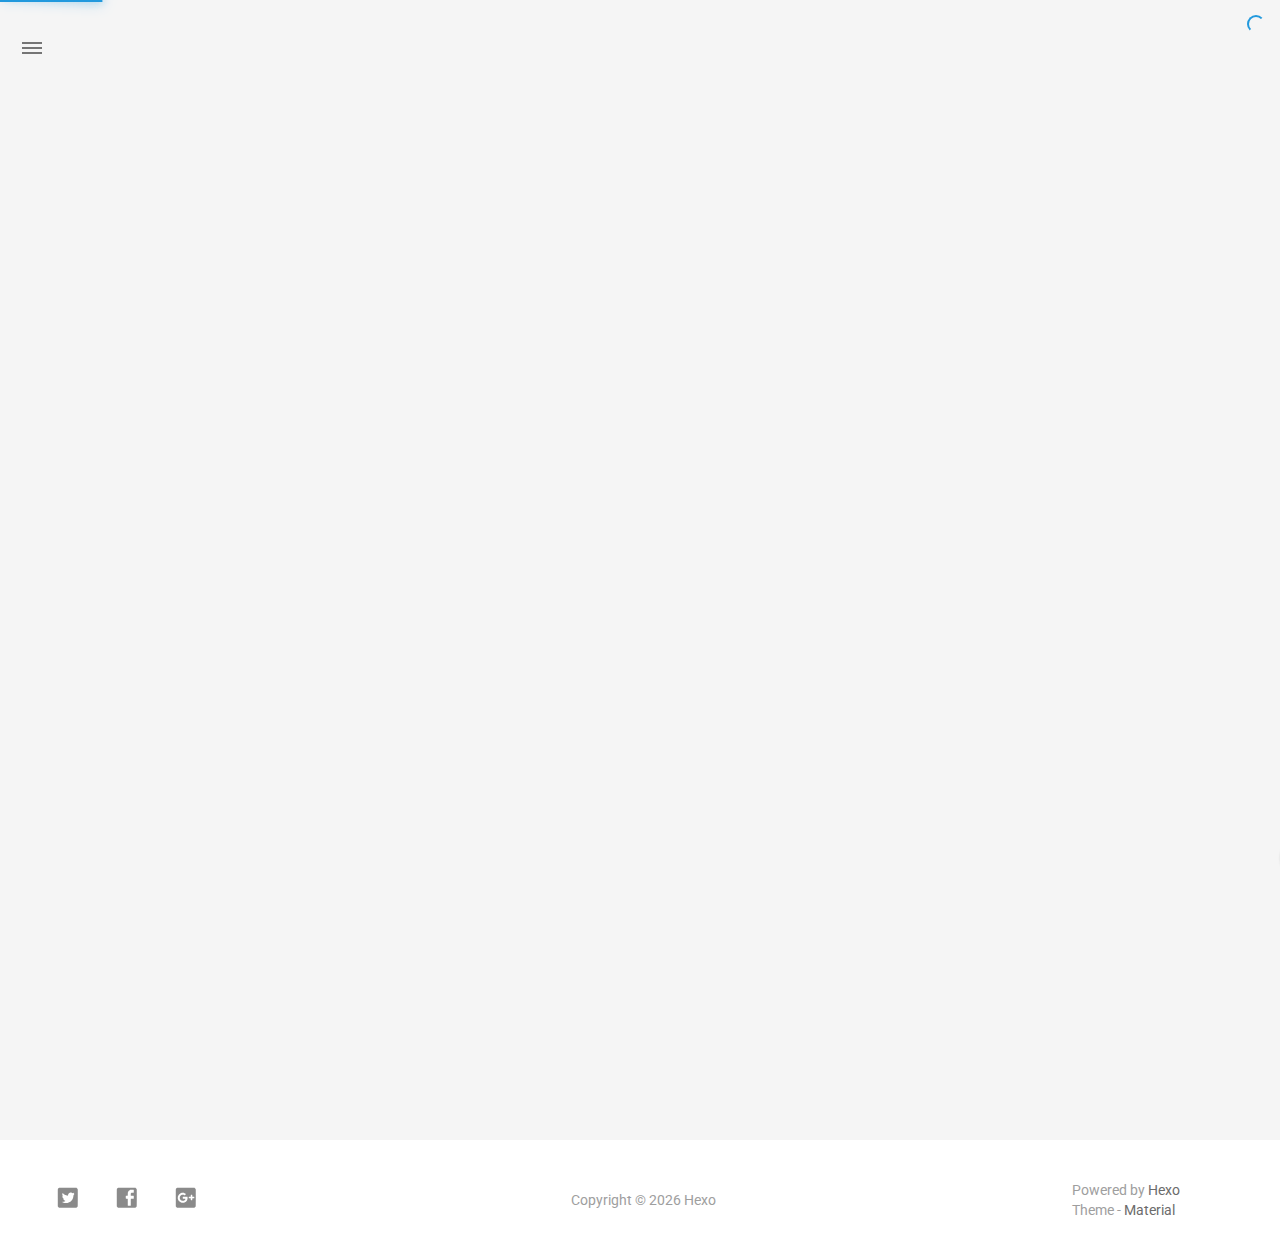
<file: archives/2017/index.html>
<!DOCTYPE html>
<html style="display: none;" lang="zh">
    <head>
    <meta charset="utf-8">
    <!--
        © Material Theme
        https://github.com/viosey/hexo-theme-material
        Version: 1.5.0 -->
    <script>
        window.materialVersion = "1.5.0"
        // Delete localstorage with these tags
        window.oldVersion = [
            'codestartv1',
            '1.3.4',
            '1.4.0',
            '1.4.0b1'
        ]
    </script>

    <!-- dns prefetch -->
    <meta http-equiv="x-dns-prefetch-control" content="on">














    <!-- Title -->
    
    <title>
        
            أرشيف: 2017 | 
        
        Hexo
    </title>

    <!-- Meta & Info -->
    <meta http-equiv="X-UA-Compatible" content="IE=Edge,chrome=1">
    <meta name="viewport" content="width=device-width, initial-scale=1, user-scalable=no">
    <meta name="format-detection" content="telephone=no"/>
    <meta name="theme-color" content="#0097A7">
    <meta name="author" content="John Doe">
    <meta name="description" itemprop="description" content="">
    <meta name="keywords" content="">

    <!-- Import lsloader -->
    <script>(function(){window.lsloader={jsRunSequence:[],jsnamemap:{},cssnamemap:{}};lsloader.removeLS=function(key){try{localStorage.removeItem(key)}catch(e){}};lsloader.setLS=function(key,val){try{localStorage.setItem(key,val)}catch(e){}};lsloader.getLS=function(key){var val="";try{val=localStorage.getItem(key)}catch(e){val=""}return val};versionString="/*"+(window.materialVersion||"unknownVersion")+"*/";lsloader.clean=function(){try{var keys=[];for(var i=0;i<localStorage.length;i++){keys.push(localStorage.key(i))}keys.forEach(function(key){var data=lsloader.getLS(key);if(window.oldVersion){var remove=window.oldVersion.reduce(function(p,c){return p||data.indexOf("/*"+c+"*/")!==-1},false);if(remove){lsloader.removeLS(key)}}})}catch(e){}};lsloader.clean();lsloader.load=function(jsname,jspath,cssonload,isJs){if(typeof cssonload==="boolean"){isJs=cssonload;cssonload=undefined}isJs=isJs||false;cssonload=cssonload||function(){};var code;code=this.getLS(jsname);if(code&&code.indexOf(versionString)===-1){this.removeLS(jsname);this.requestResource(jsname,jspath,cssonload,isJs);return}if(code){var versionNumber=code.split(versionString)[0];if(versionNumber!=jspath){console.log("reload:"+jspath);this.removeLS(jsname);this.requestResource(jsname,jspath,cssonload,isJs);return}code=code.split(versionString)[1];if(isJs){this.jsRunSequence.push({name:jsname,code:code});this.runjs(jspath,jsname,code)}else{document.getElementById(jsname).appendChild(document.createTextNode(code));cssonload()}}else{this.requestResource(jsname,jspath,cssonload,isJs)}};lsloader.requestResource=function(name,path,cssonload,isJs){var that=this;if(isJs){this.iojs(path,name,function(path,name,code){that.setLS(name,path+versionString+code);that.runjs(path,name,code)})}else{this.iocss(path,name,function(code){document.getElementById(name).appendChild(document.createTextNode(code));that.setLS(name,path+versionString+code)},cssonload)}};lsloader.iojs=function(path,jsname,callback){var that=this;that.jsRunSequence.push({name:jsname,code:""});try{var xhr=new XMLHttpRequest;xhr.open("get",path,true);xhr.onreadystatechange=function(){if(xhr.readyState==4){if(xhr.status>=200&&xhr.status<300||xhr.status==304){if(xhr.response!=""){callback(path,jsname,xhr.response);return}}that.jsfallback(path,jsname)}};xhr.send(null)}catch(e){that.jsfallback(path,jsname)}};lsloader.iocss=function(path,jsname,callback,cssonload){var that=this;try{var xhr=new XMLHttpRequest;xhr.open("get",path,true);xhr.onreadystatechange=function(){if(xhr.readyState==4){if(xhr.status>=200&&xhr.status<300||xhr.status==304){if(xhr.response!=""){callback(xhr.response);cssonload();return}}that.cssfallback(path,jsname,cssonload)}};xhr.send(null)}catch(e){that.cssfallback(path,jsname,cssonload)}};lsloader.iofonts=function(path,jsname,callback,cssonload){var that=this;try{var xhr=new XMLHttpRequest;xhr.open("get",path,true);xhr.onreadystatechange=function(){if(xhr.readyState==4){if(xhr.status>=200&&xhr.status<300||xhr.status==304){if(xhr.response!=""){callback(xhr.response);cssonload();return}}that.cssfallback(path,jsname,cssonload)}};xhr.send(null)}catch(e){that.cssfallback(path,jsname,cssonload)}};lsloader.runjs=function(path,name,code){if(!!name&&!!code){for(var k in this.jsRunSequence){if(this.jsRunSequence[k].name==name){this.jsRunSequence[k].code=code}}}if(!!this.jsRunSequence[0]&&!!this.jsRunSequence[0].code&&this.jsRunSequence[0].status!="failed"){var script=document.createElement("script");script.appendChild(document.createTextNode(this.jsRunSequence[0].code));script.type="text/javascript";document.getElementsByTagName("head")[0].appendChild(script);this.jsRunSequence.shift();if(this.jsRunSequence.length>0){this.runjs()}}else if(!!this.jsRunSequence[0]&&this.jsRunSequence[0].status=="failed"){var that=this;var script=document.createElement("script");script.src=this.jsRunSequence[0].path;script.type="text/javascript";this.jsRunSequence[0].status="loading";script.onload=function(){that.jsRunSequence.shift();if(that.jsRunSequence.length>0){that.runjs()}};document.body.appendChild(script)}};lsloader.tagLoad=function(path,name){this.jsRunSequence.push({name:name,code:"",path:path,status:"failed"});this.runjs()};lsloader.jsfallback=function(path,name){if(!!this.jsnamemap[name]){return}else{this.jsnamemap[name]=name}for(var k in this.jsRunSequence){if(this.jsRunSequence[k].name==name){this.jsRunSequence[k].code="";this.jsRunSequence[k].status="failed";this.jsRunSequence[k].path=path}}this.runjs()};lsloader.cssfallback=function(path,name,cssonload){if(!!this.cssnamemap[name]){return}else{this.cssnamemap[name]=1}var link=document.createElement("link");link.type="text/css";link.href=path;link.rel="stylesheet";link.onload=link.onerror=cssonload;var root=document.getElementsByTagName("script")[0];root.parentNode.insertBefore(link,root)};lsloader.runInlineScript=function(scriptId,codeId){var code=document.getElementById(codeId).innerText;this.jsRunSequence.push({name:scriptId,code:code});this.runjs()};lsloader.loadCombo=function(jslist){var updateList="";var requestingModules={};for(var k in jslist){var LS=this.getLS(jslist[k].name);if(!!LS){var version=LS.split(versionString)[0];var code=LS.split(versionString)[1]}else{var version=""}if(version==jslist[k].path){this.jsRunSequence.push({name:jslist[k].name,code:code,path:jslist[k].path})}else{this.jsRunSequence.push({name:jslist[k].name,code:null,path:jslist[k].path,status:"comboloading"});requestingModules[jslist[k].name]=true;updateList+=(updateList==""?"":";")+jslist[k].path}}var that=this;if(!!updateList){var xhr=new XMLHttpRequest;xhr.open("get",combo+updateList,true);xhr.onreadystatechange=function(){if(xhr.readyState==4){if(xhr.status>=200&&xhr.status<300||xhr.status==304){if(xhr.response!=""){that.runCombo(xhr.response,requestingModules);return}}else{for(var i in that.jsRunSequence){if(requestingModules[that.jsRunSequence[i].name]){that.jsRunSequence[i].status="failed"}}that.runjs()}}};xhr.send(null)}this.runjs()};lsloader.runCombo=function(comboCode,requestingModules){comboCode=comboCode.split("/*combojs*/");comboCode.shift();for(var k in this.jsRunSequence){if(!!requestingModules[this.jsRunSequence[k].name]&&!!comboCode[0]){this.jsRunSequence[k].status="comboJS";this.jsRunSequence[k].code=comboCode[0];this.setLS(this.jsRunSequence[k].name,this.jsRunSequence[k].path+versionString+comboCode[0]);comboCode.shift()}}this.runjs()}})();</script>

    <!-- Import queue -->
    <script>function Queue(){this.dataStore=[];this.offer=b;this.poll=d;this.execNext=a;this.debug=false;this.startDebug=c;function b(e){if(this.debug){console.log("Offered a Queued Function.")}if(typeof e==="function"){this.dataStore.push(e)}else{console.log("You must offer a function.")}}function d(){if(this.debug){console.log("Polled a Queued Function.")}return this.dataStore.shift()}function a(){var e=this.poll();if(e!==undefined){if(this.debug){console.log("Run a Queued Function.")}e()}}function c(){this.debug=true}}var queue=new Queue();</script>

    <!-- Favicons -->
    <link rel="icon shortcut" type="image/ico" href="/img/favicon.png">
    <link rel="icon" sizes="192x192" href="/img/favicon.png">
    <link rel="apple-touch-icon" href="/img/favicon.png">

    <!--iOS -->
    <meta name="apple-mobile-web-app-title" content="Title">
    <meta name="apple-mobile-web-app-capable" content="yes">
    <meta name="apple-mobile-web-app-status-bar-style" content="black">
    <meta name="HandheldFriendly" content="True">
    <meta name="MobileOptimized" content="480">

    <!-- Add to homescreen for Chrome on Android -->
    <meta name="mobile-web-app-capable" content="yes">

    <!-- Add to homescreen for Safari on iOS -->
    <meta name="apple-mobile-web-app-capable" content="yes">
    <meta name="apple-mobile-web-app-status-bar-style" content="black">
    <meta name="apple-mobile-web-app-title" content="Hexo">

    <!-- Site Verification -->
    
    

    <!-- RSS -->
    

    <!--[if lte IE 9]>
        <link rel="stylesheet" href="/css/ie-blocker.css">

        
            <script src="/js/ie-blocker.en.js"></script>
        
    <![endif]-->

    <!-- Import CSS -->
    
        <style id="material_css"></style><script>if(typeof window.lsLoadCSSMaxNums === "undefined")window.lsLoadCSSMaxNums = 0;window.lsLoadCSSMaxNums++;lsloader.load("material_css","/css/material.min.css?Z7a72R1E4SxzBKR/WGctOA==",function(){if(typeof window.lsLoadCSSNums === "undefined")window.lsLoadCSSNums = 0;window.lsLoadCSSNums++;if(window.lsLoadCSSNums == window.lsLoadCSSMaxNums)document.documentElement.style.display="";}, false)</script>
        <style id="style_css"></style><script>if(typeof window.lsLoadCSSMaxNums === "undefined")window.lsLoadCSSMaxNums = 0;window.lsLoadCSSMaxNums++;lsloader.load("style_css","/css/style.min.css?MKetZV3cUTfDxvMffaOezg==",function(){if(typeof window.lsLoadCSSNums === "undefined")window.lsLoadCSSNums = 0;window.lsLoadCSSNums++;if(window.lsLoadCSSNums == window.lsLoadCSSMaxNums)document.documentElement.style.display="";}, false)</script>

        

    

    

    <!-- Config CSS -->

<!-- Other Styles -->
<style>
  body, html {
    font-family: Roboto, "Helvetica Neue", Helvetica, "PingFang SC", "Hiragino Sans GB", "Microsoft YaHei", "微软雅黑", Arial, sans-serif;
    overflow-x: hidden !important;
  }
  
  code {
    font-family: Consolas, Monaco, 'Andale Mono', 'Ubuntu Mono', monospace;
  }

  a {
    color: #00838F;
  }

  .mdl-card__media,
  #search-label,
  #search-form-label:after,
  #scheme-Paradox .hot_tags-count,
  #scheme-Paradox .sidebar_archives-count,
  #scheme-Paradox .sidebar-colored .sidebar-header,
  #scheme-Paradox .sidebar-colored .sidebar-badge{
    background-color: #0097A7 !important;
  }

  /* Sidebar User Drop Down Menu Text Color */
  #scheme-Paradox .sidebar-colored .sidebar-nav>.dropdown>.dropdown-menu>li>a:hover,
  #scheme-Paradox .sidebar-colored .sidebar-nav>.dropdown>.dropdown-menu>li>a:focus {
    color: #0097A7 !important;
  }

  #post_entry-right-info,
  .sidebar-colored .sidebar-nav li:hover > a,
  .sidebar-colored .sidebar-nav li:hover > a i,
  .sidebar-colored .sidebar-nav li > a:hover,
  .sidebar-colored .sidebar-nav li > a:hover i,
  .sidebar-colored .sidebar-nav li > a:focus i,
  .sidebar-colored .sidebar-nav > .open > a,
  .sidebar-colored .sidebar-nav > .open > a:hover,
  .sidebar-colored .sidebar-nav > .open > a:focus,
  #ds-reset #ds-ctx .ds-ctx-entry .ds-ctx-head a {
    color: #0097A7 !important;
  }

  .toTop {
    background: #757575 !important;
  }

  .material-layout .material-post>.material-nav,
  .material-layout .material-index>.material-nav,
  .material-nav a {
    color: #757575;
  }

  #scheme-Paradox .MD-burger-layer {
    background-color: #757575;
  }

  #scheme-Paradox #post-toc-trigger-btn {
    color: #757575;
  }

  .post-toc a:hover {
    color: #00838F;
    text-decoration: underline;
  }

</style>


<!-- Theme Background Related-->

    <style>
      body{
        background-color: #F5F5F5;
      }

      /* blog_info bottom background */
      #scheme-Paradox .material-layout .something-else .mdl-card__supporting-text{
        background-color: #fff;
      }
    </style>




<!-- Fade Effect -->

    <style>
      .fade {
        transition: all 800ms linear;
        -webkit-transform: translate3d(0,0,0);
        -moz-transform: translate3d(0,0,0);
        -ms-transform: translate3d(0,0,0);
        -o-transform: translate3d(0,0,0);
        transform: translate3d(0,0,0);
        opacity: 1;
      }

      .fade.out{
        opacity: 0;
      }
    </style>


<!-- Import Font -->
<!-- Import Roboto -->

    <link href="https://fonts.googleapis.com/css?family=Roboto:300,400,500" rel="stylesheet">


<!-- Import Material Icon -->

    <link href="https://fonts.googleapis.com/icon?family=Material+Icons" rel="stylesheet">




    <!-- Import jQuery -->
    
        <script>lsloader.load("jq_js","/js/jquery.min.js?qcusAULNeBksqffqUM2+Ig==", true)</script>
    

    <!-- The Open Graph protocol -->
    <meta property="og:url" content="http://yoursite.com">
    <meta property="og:type" content="blog">
    <meta property="og:title" content="أرشيف: 2017 | Hexo">
    <meta property="og:image" content="http://yoursite.com/img/favicon.png" />
    <meta property="og:description" content="">
    

    

    <!-- The Twitter Card protocol -->
    <meta name="twitter:title" content="أرشيف: 2017 | Hexo">
    <meta name="twitter:description" content="">
    <meta name="twitter:image" content="http://yoursite.com/img/favicon.png">
    <meta name="twitter:card" content="summary_large_image" />
    <meta name="twitter:url" content="http://yoursite.com" />

    <!-- Add canonical link for SEO -->
    
        <link rel="canonical" href="http://yoursite.com/archives/2017/index.html" />
    

    <!-- Structured-data for SEO -->
    
        



    

    <!-- Analytics -->
    
    
    

    <!-- Custom Head -->
    

</head>


    
        <body id="scheme-Paradox" class="lazy">
            <div class="material-layout  mdl-js-layout has-drawer is-upgraded">
                

                <!-- Main Container -->
                <main class="material-layout__content" id="main">

                    <!-- Top Anchor -->
                    <div id="top"></div>

                    
                        <!-- Hamburger Button -->
                        <button class="MD-burger-icon sidebar-toggle">
                            <span class="MD-burger-layer"></span>
                        </button>
                    

                    <!-- Index Module -->
<div class="material-index mdl-grid">
    
    <div class="locate-thumbnail-symbol"></div>

    <!-- Pin on top -->
    

    <!-- Normal Post -->
    
        
            
                <!-- Paradox Thumbnail -->
                <div class="post_entry-module mdl-card mdl-shadow--2dp mdl-cell mdl-cell--12-col fade out">
    <!-- Post Thumbnail -->
    
        
            <!-- Random Thumbnail -->
            <div class="post_thumbnail-random mdl-card__media mdl-color-text--grey-50">
        
    

        <!-- Post Title -->
        <p class="article-headline-p"><a href="/2017/11/19/test/">test</a></p>
    </div>

    <!-- Post Excerpt -->
    <div class="mdl-color-text--grey-600 mdl-card__supporting-text post_entry-content">
        
            
        
        &nbsp;&nbsp;&nbsp;
        <span>
            <a href="/2017/11/19/test/" target="_self">واصل القراءة</a>
        </span>
    </div>
    <!-- Post_entry Info-->
    <div id="post_entry-info">
        <div id="post_entry-left-info" class="mdl-card__supporting-text meta mdl-color-text--grey-600 ">
            <!-- Author Avatar -->
            <div id="author-avatar">
                <img src="/img/avatar.png" width="44px" height="44px" alt="John Doe's avatar">
            </div>
            <div>
                <strong>John Doe</strong>
                <span>Nov 19, 2017</span>
            </div>
        </div>
        <div id="post_entry-right-info">
          

            

            

            <!-- Post Views -->
            <span class="post_entry-views">
            </span>
        </div>
    </div>
</div>

            
            
        
    
        
            
                <!-- Paradox Thumbnail -->
                <div class="post_entry-module mdl-card mdl-shadow--2dp mdl-cell mdl-cell--12-col fade out">
    <!-- Post Thumbnail -->
    
        
            <!-- Random Thumbnail -->
            <div class="post_thumbnail-random mdl-card__media mdl-color-text--grey-50">
        
    

        <!-- Post Title -->
        <p class="article-headline-p"><a href="/2017/11/19/hello-world/">Hello World</a></p>
    </div>

    <!-- Post Excerpt -->
    <div class="mdl-color-text--grey-600 mdl-card__supporting-text post_entry-content">
        
            Welcome to Hexo
        
        &nbsp;&nbsp;&nbsp;
        <span>
            <a href="/2017/11/19/hello-world/" target="_self">واصل القراءة</a>
        </span>
    </div>
    <!-- Post_entry Info-->
    <div id="post_entry-info">
        <div id="post_entry-left-info" class="mdl-card__supporting-text meta mdl-color-text--grey-600 ">
            <!-- Author Avatar -->
            <div id="author-avatar">
                <img src="/img/avatar.png" width="44px" height="44px" alt="John Doe's avatar">
            </div>
            <div>
                <strong>John Doe</strong>
                <span>Nov 19, 2017</span>
            </div>
        </div>
        <div id="post_entry-right-info">
          

            

            

            <!-- Post Views -->
            <span class="post_entry-views">
            </span>
        </div>
    </div>
</div>

            
            
        
    

    

    
        <script type="text/ls-javascript" id="thumbnail-script">
    var randomNum;

    var locatePost = $('.locate-thumbnail-symbol').next();
    for(var i = 0; i < 10; i++) {
        randomNum = Math.floor(Math.random() * 19 + 1);

        locatePost.children('.post_thumbnail-random').attr('id', 'random_thumbnail-'+randomNum);
        locatePost.children('.post_thumbnail-random').attr('data-original', '/img/random/material-' + randomNum + '.png');
    $('.post_thumbnail-random').addClass('lazy');

        locatePost = locatePost.next();
    }
</script>

    
</div>


                    
                        <!-- Overlay For Active Sidebar -->
<div class="sidebar-overlay"></div>

<!-- Material sidebar -->
<aside id="sidebar" class="sidebar sidebar-colored sidebar-fixed-left" role="navigation">
    <div id="sidebar-main">
        <!-- Sidebar Header -->
        <div class="sidebar-header header-cover" style="background-image: url(/img/sidebar_header.png);">
    <!-- Top bar -->
    <div class="top-bar"></div>

    <!-- Sidebar toggle button -->
    <button type="button" class="sidebar-toggle mdl-button mdl-js-button mdl-js-ripple-effect mdl-button--icon" style="display: initial;" data-upgraded=",MaterialButton,MaterialRipple">
        <i class="material-icons">clear_all</i>
        <span class="mdl-button__ripple-container">
            <span class="mdl-ripple">
            </span>
        </span>
    </button>

    <!-- Sidebar Avatar -->
    <div class="sidebar-image">
        <img src="/img/avatar.png" alt="John Doe's avatar">
    </div>

    <!-- Sidebar Email -->
    <a data-toggle="dropdown" class="sidebar-brand" href="#settings-dropdown">
        youremail@email.com
        <b class="caret"></b>
    </a>
</div>


        <!-- Sidebar Navigation  -->
        <ul class="nav sidebar-nav">
    <!-- User dropdown  -->
    <li class="dropdown">
        <ul id="settings-dropdown" class="dropdown-menu">
            
                <li>
                    <a href="#" target="_blank" title="Email Me">
                        
                            <i class="material-icons sidebar-material-icons sidebar-indent-left1pc-element">email</i>
                        
                        Email Me
                    </a>
                </li>
            
        </ul>
    </li>

    <!-- Homepage -->
    
        <li id="sidebar-first-li">
            <a href="/">
                
                    <i class="material-icons sidebar-material-icons">home</i>
                
                الرئيسية
            </a>
        </li>
        
    

    <!-- Archives  -->
    
        <li class="dropdown">
            <a href="#" class="ripple-effect dropdown-toggle" data-toggle="dropdown">
                
                    <i class="material-icons sidebar-material-icons">inbox</i>
                
                    أرشيف
                <b class="caret"></b>
            </a>
            <ul class="dropdown-menu">
            <li>
                <a class="sidebar_archives-link" href="/archives/2017/11/">November 2017<span class="sidebar_archives-count">2</span></a>
            </ul>
        </li>
        
    

    <!-- Categories  -->
    

    <!-- Pages  -->
    

    <!-- Article Number  -->
    
</ul>


        <!-- Sidebar Footer -->
        <!--
I'm glad you use this theme, the development is no so easy, I hope you can keep the copyright, I will thank you so much.
If you still want to delete the copyrights, could you still retain the first one? Which namely "Theme Material"
It will not impact the appearance and can give developers a lot of support :)

很高兴您使用并喜欢该主题，开发不易 十分谢谢与希望您可以保留一下版权声明。
如果您仍然想删除的话 能否只保留第一项呢？即 "Theme Material"
它不会影响美观并可以给开发者很大的支持和动力。 :)
-->

<!-- Sidebar Divider -->

    <div class="sidebar-divider"></div>


<!-- Theme Material -->

    <a href="https://github.com/viosey/hexo-theme-material"  class="sidebar-footer-text-a" target="_blank">
        <div class="sidebar-text mdl-button mdl-js-button mdl-js-ripple-effect sidebar-footer-text-div" data-upgraded=",MaterialButton,MaterialRipple">
            سمة - Material
            <span class="sidebar-badge badge-circle">i</span>
        </div>
    </a>


<!-- Help & Support -->
<!--

-->

<!-- Feedback -->
<!--

-->

<!-- About Theme -->
<!--

-->

    </div>

    <!-- Sidebar Image -->
    

</aside>

                    

                    
                        <!-- Footer Top Button -->
                        <div id="back-to-top" class="toTop-wrap">
    <a href="#top" class="toTop">
        <i class="material-icons footer_top-i">expand_less</i>
    </a>
</div>

                    

                    <!--Footer-->
<footer class="mdl-mini-footer" id="bottom">
    
        <!-- Paradox Footer Left Section -->
        <div class="mdl-mini-footer--left-section sns-list">
    <!-- Twitter -->
    
        <a href="https://twitter.com/twitter" target="_blank">
            <button class="mdl-mini-footer--social-btn social-btn footer-sns-twitter">
                <span class="visuallyhidden">Twitter</span>
            </button><!--
     --></a>
    

    <!-- Facebook -->
    
        <a href="https://www.facebook.com/facebook" target="_blank">
            <button class="mdl-mini-footer--social-btn social-btn footer-sns-facebook">
                <span class="visuallyhidden">Facebook</span>
            </button><!--
     --></a>
    

    <!-- Google + -->
    
        <a href="https://www.google.com/" target="_blank">
            <button class="mdl-mini-footer--social-btn social-btn footer-sns-gplus">
                <span class="visuallyhidden">Google Plus</span>
            </button><!--
     --></a>
    

    <!-- Weibo -->
    

    <!-- Instagram -->
    

    <!-- Tumblr -->
    

    <!-- Github -->
    

    <!-- LinkedIn -->
    

    <!-- Zhihu -->
    

    <!-- Bilibili -->
    

    <!-- Telegram -->
    
    
    <!-- V2EX -->
    
</div>


        <!--Copyright-->
        <div id="copyright">
            Copyright&nbsp;©<script type="text/javascript">var fd = new Date();document.write("&nbsp;" + fd.getFullYear() + "&nbsp;");</script>Hexo
            
        </div>

        <!-- Paradox Footer Right Section -->

        <!--
        I am glad you use this theme, the development is no so easy, I hope you can keep the copyright.
        It will not impact the appearance and can give developers a lot of support :)

        很高兴您使用该主题，开发不易，希望您可以保留一下版权声明。
        它不会影响美观并可以给开发者很大的支持。 :)
        -->

        <div class="mdl-mini-footer--right-section">
            <div>
                <div class="footer-develop-div">Powered by <a href="https://hexo.io" target="_blank" class="footer-develop-a">Hexo</a></div>
                <div class="footer-develop-div">Theme - <a href="https://github.com/viosey/hexo-theme-material" target="_blank" class="footer-develop-a">Material</a></div>
            </div>
        </div>
    
</footer>


                    <!-- Import JS File -->

    <script>lsloader.load("lazyload_js","/js/lazyload.min.js?1BcfzuNXqV+ntF6gq+5X3Q==", true)</script>



    <script>lsloader.load("js_js","/js/js.min.js?V/53wGualMuiPM3xoetD5Q==", true)</script>



    <script>lsloader.load("np_js","/js/nprogress.js?pl3Qhb9lvqR1FlyLUna1Yw==", true)</script>


<script type="text/ls-javascript" id="NProgress-script">
    NProgress.configure({
        showSpinner: true
    });
    NProgress.start();
    $('#nprogress .bar').css({
        'background': '#29d'
    });
    $('#nprogress .peg').css({
        'box-shadow': '0 0 10px #29d, 0 0 15px #29d'
    });
    $('#nprogress .spinner-icon').css({
        'border-top-color': '#29d',
        'border-left-color': '#29d'
    });
    setTimeout(function() {
        NProgress.done();
        $('.fade').removeClass('out');
    }, 800);
</script>













<!-- UC Browser Compatible -->
<script>
	var agent = navigator.userAgent.toLowerCase();
	if(agent.indexOf('ucbrowser')>0) {
		document.write('<link rel="stylesheet" href="/css/uc.css">');
	   alert('由于 UC 浏览器使用极旧的内核，而本网站使用了一些新的特性。\n为了您能更好的浏览，推荐使用 Chrome 或 Firefox 浏览器。');
	}
</script>

<!-- Import prettify js  -->



<!-- Window Load -->
<!-- add class for prettify -->
<script type="text/ls-javascript" id="window-load">
    $(window).on('load', function() {
        // Post_Toc parent position fixed
        $('.post-toc-wrap').parent('.mdl-menu__container').css('position', 'fixed');
    });

    
    
</script>

<!-- MathJax Load-->


<!-- Bing Background -->


<script type="text/ls-javascript" id="lazy-load">
    // Offer LazyLoad
    queue.offer(function(){
        $('.lazy').lazyload({
            effect : 'show'
        });
    });

    // Start Queue
    $(document).ready(function(){
        setInterval(function(){
            queue.execNext();
        },200);
    });
</script>

<!-- Custom Footer -->



<script>
    (function(){
        var scriptList = document.querySelectorAll('script[type="text/ls-javascript"]')

        for (var i = 0; i < scriptList.length; ++i) {
            var item = scriptList[i];
            lsloader.runInlineScript(item.id,item.id);
        }
    })()
console.log('\n %c © Material Theme | Version: 1.5.0 | https://github.com/viosey/hexo-theme-material %c \n', 'color:#455a64;background:#e0e0e0;padding:5px 0;border-top-left-radius:5px;border-bottom-left-radius:5px;', 'color:#455a64;background:#e0e0e0;padding:5px 0;border-top-right-radius:5px;border-bottom-right-radius:5px;');
</script>

                </main>
            </div>
        </body>
    
</html>
</file>
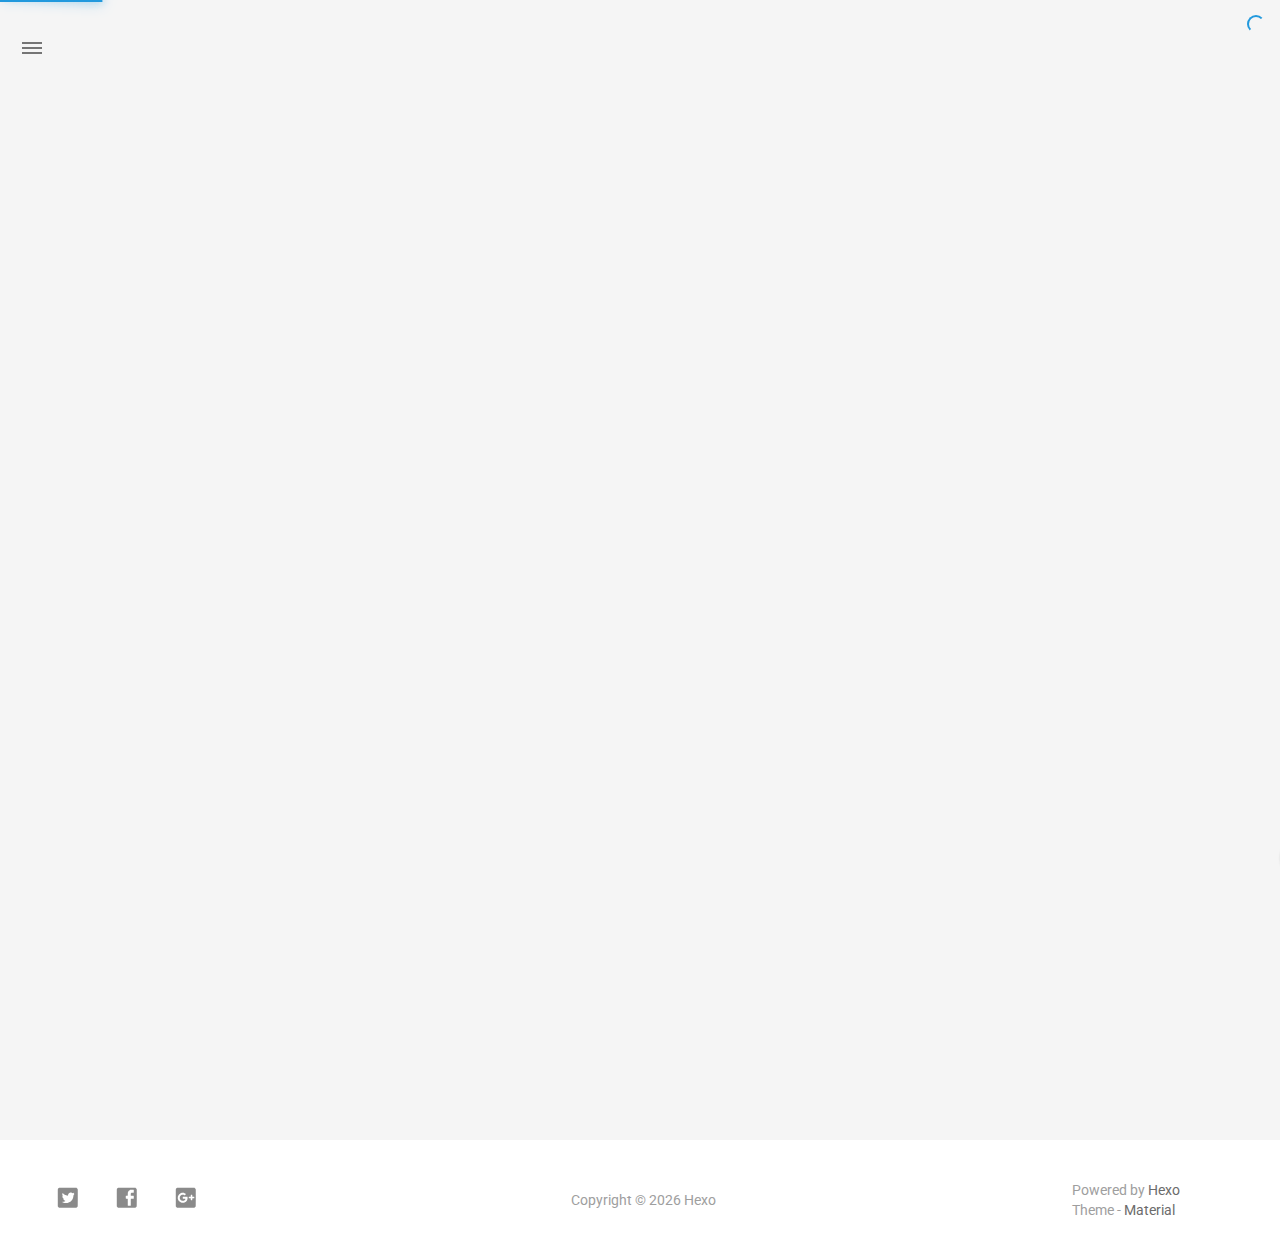
<file: archives/2017/11/index.html>
<!DOCTYPE html>
<html style="display: none;" lang="zh">
    <head>
    <meta charset="utf-8">
    <!--
        © Material Theme
        https://github.com/viosey/hexo-theme-material
        Version: 1.5.0 -->
    <script>
        window.materialVersion = "1.5.0"
        // Delete localstorage with these tags
        window.oldVersion = [
            'codestartv1',
            '1.3.4',
            '1.4.0',
            '1.4.0b1'
        ]
    </script>

    <!-- dns prefetch -->
    <meta http-equiv="x-dns-prefetch-control" content="on">














    <!-- Title -->
    
    <title>
        
            أرشيف: 2017/11 | 
        
        Hexo
    </title>

    <!-- Meta & Info -->
    <meta http-equiv="X-UA-Compatible" content="IE=Edge,chrome=1">
    <meta name="viewport" content="width=device-width, initial-scale=1, user-scalable=no">
    <meta name="format-detection" content="telephone=no"/>
    <meta name="theme-color" content="#0097A7">
    <meta name="author" content="John Doe">
    <meta name="description" itemprop="description" content="">
    <meta name="keywords" content="">

    <!-- Import lsloader -->
    <script>(function(){window.lsloader={jsRunSequence:[],jsnamemap:{},cssnamemap:{}};lsloader.removeLS=function(key){try{localStorage.removeItem(key)}catch(e){}};lsloader.setLS=function(key,val){try{localStorage.setItem(key,val)}catch(e){}};lsloader.getLS=function(key){var val="";try{val=localStorage.getItem(key)}catch(e){val=""}return val};versionString="/*"+(window.materialVersion||"unknownVersion")+"*/";lsloader.clean=function(){try{var keys=[];for(var i=0;i<localStorage.length;i++){keys.push(localStorage.key(i))}keys.forEach(function(key){var data=lsloader.getLS(key);if(window.oldVersion){var remove=window.oldVersion.reduce(function(p,c){return p||data.indexOf("/*"+c+"*/")!==-1},false);if(remove){lsloader.removeLS(key)}}})}catch(e){}};lsloader.clean();lsloader.load=function(jsname,jspath,cssonload,isJs){if(typeof cssonload==="boolean"){isJs=cssonload;cssonload=undefined}isJs=isJs||false;cssonload=cssonload||function(){};var code;code=this.getLS(jsname);if(code&&code.indexOf(versionString)===-1){this.removeLS(jsname);this.requestResource(jsname,jspath,cssonload,isJs);return}if(code){var versionNumber=code.split(versionString)[0];if(versionNumber!=jspath){console.log("reload:"+jspath);this.removeLS(jsname);this.requestResource(jsname,jspath,cssonload,isJs);return}code=code.split(versionString)[1];if(isJs){this.jsRunSequence.push({name:jsname,code:code});this.runjs(jspath,jsname,code)}else{document.getElementById(jsname).appendChild(document.createTextNode(code));cssonload()}}else{this.requestResource(jsname,jspath,cssonload,isJs)}};lsloader.requestResource=function(name,path,cssonload,isJs){var that=this;if(isJs){this.iojs(path,name,function(path,name,code){that.setLS(name,path+versionString+code);that.runjs(path,name,code)})}else{this.iocss(path,name,function(code){document.getElementById(name).appendChild(document.createTextNode(code));that.setLS(name,path+versionString+code)},cssonload)}};lsloader.iojs=function(path,jsname,callback){var that=this;that.jsRunSequence.push({name:jsname,code:""});try{var xhr=new XMLHttpRequest;xhr.open("get",path,true);xhr.onreadystatechange=function(){if(xhr.readyState==4){if(xhr.status>=200&&xhr.status<300||xhr.status==304){if(xhr.response!=""){callback(path,jsname,xhr.response);return}}that.jsfallback(path,jsname)}};xhr.send(null)}catch(e){that.jsfallback(path,jsname)}};lsloader.iocss=function(path,jsname,callback,cssonload){var that=this;try{var xhr=new XMLHttpRequest;xhr.open("get",path,true);xhr.onreadystatechange=function(){if(xhr.readyState==4){if(xhr.status>=200&&xhr.status<300||xhr.status==304){if(xhr.response!=""){callback(xhr.response);cssonload();return}}that.cssfallback(path,jsname,cssonload)}};xhr.send(null)}catch(e){that.cssfallback(path,jsname,cssonload)}};lsloader.iofonts=function(path,jsname,callback,cssonload){var that=this;try{var xhr=new XMLHttpRequest;xhr.open("get",path,true);xhr.onreadystatechange=function(){if(xhr.readyState==4){if(xhr.status>=200&&xhr.status<300||xhr.status==304){if(xhr.response!=""){callback(xhr.response);cssonload();return}}that.cssfallback(path,jsname,cssonload)}};xhr.send(null)}catch(e){that.cssfallback(path,jsname,cssonload)}};lsloader.runjs=function(path,name,code){if(!!name&&!!code){for(var k in this.jsRunSequence){if(this.jsRunSequence[k].name==name){this.jsRunSequence[k].code=code}}}if(!!this.jsRunSequence[0]&&!!this.jsRunSequence[0].code&&this.jsRunSequence[0].status!="failed"){var script=document.createElement("script");script.appendChild(document.createTextNode(this.jsRunSequence[0].code));script.type="text/javascript";document.getElementsByTagName("head")[0].appendChild(script);this.jsRunSequence.shift();if(this.jsRunSequence.length>0){this.runjs()}}else if(!!this.jsRunSequence[0]&&this.jsRunSequence[0].status=="failed"){var that=this;var script=document.createElement("script");script.src=this.jsRunSequence[0].path;script.type="text/javascript";this.jsRunSequence[0].status="loading";script.onload=function(){that.jsRunSequence.shift();if(that.jsRunSequence.length>0){that.runjs()}};document.body.appendChild(script)}};lsloader.tagLoad=function(path,name){this.jsRunSequence.push({name:name,code:"",path:path,status:"failed"});this.runjs()};lsloader.jsfallback=function(path,name){if(!!this.jsnamemap[name]){return}else{this.jsnamemap[name]=name}for(var k in this.jsRunSequence){if(this.jsRunSequence[k].name==name){this.jsRunSequence[k].code="";this.jsRunSequence[k].status="failed";this.jsRunSequence[k].path=path}}this.runjs()};lsloader.cssfallback=function(path,name,cssonload){if(!!this.cssnamemap[name]){return}else{this.cssnamemap[name]=1}var link=document.createElement("link");link.type="text/css";link.href=path;link.rel="stylesheet";link.onload=link.onerror=cssonload;var root=document.getElementsByTagName("script")[0];root.parentNode.insertBefore(link,root)};lsloader.runInlineScript=function(scriptId,codeId){var code=document.getElementById(codeId).innerText;this.jsRunSequence.push({name:scriptId,code:code});this.runjs()};lsloader.loadCombo=function(jslist){var updateList="";var requestingModules={};for(var k in jslist){var LS=this.getLS(jslist[k].name);if(!!LS){var version=LS.split(versionString)[0];var code=LS.split(versionString)[1]}else{var version=""}if(version==jslist[k].path){this.jsRunSequence.push({name:jslist[k].name,code:code,path:jslist[k].path})}else{this.jsRunSequence.push({name:jslist[k].name,code:null,path:jslist[k].path,status:"comboloading"});requestingModules[jslist[k].name]=true;updateList+=(updateList==""?"":";")+jslist[k].path}}var that=this;if(!!updateList){var xhr=new XMLHttpRequest;xhr.open("get",combo+updateList,true);xhr.onreadystatechange=function(){if(xhr.readyState==4){if(xhr.status>=200&&xhr.status<300||xhr.status==304){if(xhr.response!=""){that.runCombo(xhr.response,requestingModules);return}}else{for(var i in that.jsRunSequence){if(requestingModules[that.jsRunSequence[i].name]){that.jsRunSequence[i].status="failed"}}that.runjs()}}};xhr.send(null)}this.runjs()};lsloader.runCombo=function(comboCode,requestingModules){comboCode=comboCode.split("/*combojs*/");comboCode.shift();for(var k in this.jsRunSequence){if(!!requestingModules[this.jsRunSequence[k].name]&&!!comboCode[0]){this.jsRunSequence[k].status="comboJS";this.jsRunSequence[k].code=comboCode[0];this.setLS(this.jsRunSequence[k].name,this.jsRunSequence[k].path+versionString+comboCode[0]);comboCode.shift()}}this.runjs()}})();</script>

    <!-- Import queue -->
    <script>function Queue(){this.dataStore=[];this.offer=b;this.poll=d;this.execNext=a;this.debug=false;this.startDebug=c;function b(e){if(this.debug){console.log("Offered a Queued Function.")}if(typeof e==="function"){this.dataStore.push(e)}else{console.log("You must offer a function.")}}function d(){if(this.debug){console.log("Polled a Queued Function.")}return this.dataStore.shift()}function a(){var e=this.poll();if(e!==undefined){if(this.debug){console.log("Run a Queued Function.")}e()}}function c(){this.debug=true}}var queue=new Queue();</script>

    <!-- Favicons -->
    <link rel="icon shortcut" type="image/ico" href="/img/favicon.png">
    <link rel="icon" sizes="192x192" href="/img/favicon.png">
    <link rel="apple-touch-icon" href="/img/favicon.png">

    <!--iOS -->
    <meta name="apple-mobile-web-app-title" content="Title">
    <meta name="apple-mobile-web-app-capable" content="yes">
    <meta name="apple-mobile-web-app-status-bar-style" content="black">
    <meta name="HandheldFriendly" content="True">
    <meta name="MobileOptimized" content="480">

    <!-- Add to homescreen for Chrome on Android -->
    <meta name="mobile-web-app-capable" content="yes">

    <!-- Add to homescreen for Safari on iOS -->
    <meta name="apple-mobile-web-app-capable" content="yes">
    <meta name="apple-mobile-web-app-status-bar-style" content="black">
    <meta name="apple-mobile-web-app-title" content="Hexo">

    <!-- Site Verification -->
    
    

    <!-- RSS -->
    

    <!--[if lte IE 9]>
        <link rel="stylesheet" href="/css/ie-blocker.css">

        
            <script src="/js/ie-blocker.en.js"></script>
        
    <![endif]-->

    <!-- Import CSS -->
    
        <style id="material_css"></style><script>if(typeof window.lsLoadCSSMaxNums === "undefined")window.lsLoadCSSMaxNums = 0;window.lsLoadCSSMaxNums++;lsloader.load("material_css","/css/material.min.css?Z7a72R1E4SxzBKR/WGctOA==",function(){if(typeof window.lsLoadCSSNums === "undefined")window.lsLoadCSSNums = 0;window.lsLoadCSSNums++;if(window.lsLoadCSSNums == window.lsLoadCSSMaxNums)document.documentElement.style.display="";}, false)</script>
        <style id="style_css"></style><script>if(typeof window.lsLoadCSSMaxNums === "undefined")window.lsLoadCSSMaxNums = 0;window.lsLoadCSSMaxNums++;lsloader.load("style_css","/css/style.min.css?MKetZV3cUTfDxvMffaOezg==",function(){if(typeof window.lsLoadCSSNums === "undefined")window.lsLoadCSSNums = 0;window.lsLoadCSSNums++;if(window.lsLoadCSSNums == window.lsLoadCSSMaxNums)document.documentElement.style.display="";}, false)</script>

        

    

    

    <!-- Config CSS -->

<!-- Other Styles -->
<style>
  body, html {
    font-family: Roboto, "Helvetica Neue", Helvetica, "PingFang SC", "Hiragino Sans GB", "Microsoft YaHei", "微软雅黑", Arial, sans-serif;
    overflow-x: hidden !important;
  }
  
  code {
    font-family: Consolas, Monaco, 'Andale Mono', 'Ubuntu Mono', monospace;
  }

  a {
    color: #00838F;
  }

  .mdl-card__media,
  #search-label,
  #search-form-label:after,
  #scheme-Paradox .hot_tags-count,
  #scheme-Paradox .sidebar_archives-count,
  #scheme-Paradox .sidebar-colored .sidebar-header,
  #scheme-Paradox .sidebar-colored .sidebar-badge{
    background-color: #0097A7 !important;
  }

  /* Sidebar User Drop Down Menu Text Color */
  #scheme-Paradox .sidebar-colored .sidebar-nav>.dropdown>.dropdown-menu>li>a:hover,
  #scheme-Paradox .sidebar-colored .sidebar-nav>.dropdown>.dropdown-menu>li>a:focus {
    color: #0097A7 !important;
  }

  #post_entry-right-info,
  .sidebar-colored .sidebar-nav li:hover > a,
  .sidebar-colored .sidebar-nav li:hover > a i,
  .sidebar-colored .sidebar-nav li > a:hover,
  .sidebar-colored .sidebar-nav li > a:hover i,
  .sidebar-colored .sidebar-nav li > a:focus i,
  .sidebar-colored .sidebar-nav > .open > a,
  .sidebar-colored .sidebar-nav > .open > a:hover,
  .sidebar-colored .sidebar-nav > .open > a:focus,
  #ds-reset #ds-ctx .ds-ctx-entry .ds-ctx-head a {
    color: #0097A7 !important;
  }

  .toTop {
    background: #757575 !important;
  }

  .material-layout .material-post>.material-nav,
  .material-layout .material-index>.material-nav,
  .material-nav a {
    color: #757575;
  }

  #scheme-Paradox .MD-burger-layer {
    background-color: #757575;
  }

  #scheme-Paradox #post-toc-trigger-btn {
    color: #757575;
  }

  .post-toc a:hover {
    color: #00838F;
    text-decoration: underline;
  }

</style>


<!-- Theme Background Related-->

    <style>
      body{
        background-color: #F5F5F5;
      }

      /* blog_info bottom background */
      #scheme-Paradox .material-layout .something-else .mdl-card__supporting-text{
        background-color: #fff;
      }
    </style>




<!-- Fade Effect -->

    <style>
      .fade {
        transition: all 800ms linear;
        -webkit-transform: translate3d(0,0,0);
        -moz-transform: translate3d(0,0,0);
        -ms-transform: translate3d(0,0,0);
        -o-transform: translate3d(0,0,0);
        transform: translate3d(0,0,0);
        opacity: 1;
      }

      .fade.out{
        opacity: 0;
      }
    </style>


<!-- Import Font -->
<!-- Import Roboto -->

    <link href="https://fonts.googleapis.com/css?family=Roboto:300,400,500" rel="stylesheet">


<!-- Import Material Icon -->

    <link href="https://fonts.googleapis.com/icon?family=Material+Icons" rel="stylesheet">




    <!-- Import jQuery -->
    
        <script>lsloader.load("jq_js","/js/jquery.min.js?qcusAULNeBksqffqUM2+Ig==", true)</script>
    

    <!-- The Open Graph protocol -->
    <meta property="og:url" content="http://yoursite.com">
    <meta property="og:type" content="blog">
    <meta property="og:title" content="أرشيف: 2017/11 | Hexo">
    <meta property="og:image" content="http://yoursite.com/img/favicon.png" />
    <meta property="og:description" content="">
    

    

    <!-- The Twitter Card protocol -->
    <meta name="twitter:title" content="أرشيف: 2017/11 | Hexo">
    <meta name="twitter:description" content="">
    <meta name="twitter:image" content="http://yoursite.com/img/favicon.png">
    <meta name="twitter:card" content="summary_large_image" />
    <meta name="twitter:url" content="http://yoursite.com" />

    <!-- Add canonical link for SEO -->
    
        <link rel="canonical" href="http://yoursite.com/archives/2017/11/index.html" />
    

    <!-- Structured-data for SEO -->
    
        



    

    <!-- Analytics -->
    
    
    

    <!-- Custom Head -->
    

</head>


    
        <body id="scheme-Paradox" class="lazy">
            <div class="material-layout  mdl-js-layout has-drawer is-upgraded">
                

                <!-- Main Container -->
                <main class="material-layout__content" id="main">

                    <!-- Top Anchor -->
                    <div id="top"></div>

                    
                        <!-- Hamburger Button -->
                        <button class="MD-burger-icon sidebar-toggle">
                            <span class="MD-burger-layer"></span>
                        </button>
                    

                    <!-- Index Module -->
<div class="material-index mdl-grid">
    
    <div class="locate-thumbnail-symbol"></div>

    <!-- Pin on top -->
    

    <!-- Normal Post -->
    
        
            
                <!-- Paradox Thumbnail -->
                <div class="post_entry-module mdl-card mdl-shadow--2dp mdl-cell mdl-cell--12-col fade out">
    <!-- Post Thumbnail -->
    
        
            <!-- Random Thumbnail -->
            <div class="post_thumbnail-random mdl-card__media mdl-color-text--grey-50">
        
    

        <!-- Post Title -->
        <p class="article-headline-p"><a href="/2017/11/19/test/">test</a></p>
    </div>

    <!-- Post Excerpt -->
    <div class="mdl-color-text--grey-600 mdl-card__supporting-text post_entry-content">
        
            
        
        &nbsp;&nbsp;&nbsp;
        <span>
            <a href="/2017/11/19/test/" target="_self">واصل القراءة</a>
        </span>
    </div>
    <!-- Post_entry Info-->
    <div id="post_entry-info">
        <div id="post_entry-left-info" class="mdl-card__supporting-text meta mdl-color-text--grey-600 ">
            <!-- Author Avatar -->
            <div id="author-avatar">
                <img src="/img/avatar.png" width="44px" height="44px" alt="John Doe's avatar">
            </div>
            <div>
                <strong>John Doe</strong>
                <span>Nov 19, 2017</span>
            </div>
        </div>
        <div id="post_entry-right-info">
          

            

            

            <!-- Post Views -->
            <span class="post_entry-views">
            </span>
        </div>
    </div>
</div>

            
            
        
    
        
            
                <!-- Paradox Thumbnail -->
                <div class="post_entry-module mdl-card mdl-shadow--2dp mdl-cell mdl-cell--12-col fade out">
    <!-- Post Thumbnail -->
    
        
            <!-- Random Thumbnail -->
            <div class="post_thumbnail-random mdl-card__media mdl-color-text--grey-50">
        
    

        <!-- Post Title -->
        <p class="article-headline-p"><a href="/2017/11/19/hello-world/">Hello World</a></p>
    </div>

    <!-- Post Excerpt -->
    <div class="mdl-color-text--grey-600 mdl-card__supporting-text post_entry-content">
        
            Welcome to Hexo
        
        &nbsp;&nbsp;&nbsp;
        <span>
            <a href="/2017/11/19/hello-world/" target="_self">واصل القراءة</a>
        </span>
    </div>
    <!-- Post_entry Info-->
    <div id="post_entry-info">
        <div id="post_entry-left-info" class="mdl-card__supporting-text meta mdl-color-text--grey-600 ">
            <!-- Author Avatar -->
            <div id="author-avatar">
                <img src="/img/avatar.png" width="44px" height="44px" alt="John Doe's avatar">
            </div>
            <div>
                <strong>John Doe</strong>
                <span>Nov 19, 2017</span>
            </div>
        </div>
        <div id="post_entry-right-info">
          

            

            

            <!-- Post Views -->
            <span class="post_entry-views">
            </span>
        </div>
    </div>
</div>

            
            
        
    

    

    
        <script type="text/ls-javascript" id="thumbnail-script">
    var randomNum;

    var locatePost = $('.locate-thumbnail-symbol').next();
    for(var i = 0; i < 10; i++) {
        randomNum = Math.floor(Math.random() * 19 + 1);

        locatePost.children('.post_thumbnail-random').attr('id', 'random_thumbnail-'+randomNum);
        locatePost.children('.post_thumbnail-random').attr('data-original', '/img/random/material-' + randomNum + '.png');
    $('.post_thumbnail-random').addClass('lazy');

        locatePost = locatePost.next();
    }
</script>

    
</div>


                    
                        <!-- Overlay For Active Sidebar -->
<div class="sidebar-overlay"></div>

<!-- Material sidebar -->
<aside id="sidebar" class="sidebar sidebar-colored sidebar-fixed-left" role="navigation">
    <div id="sidebar-main">
        <!-- Sidebar Header -->
        <div class="sidebar-header header-cover" style="background-image: url(/img/sidebar_header.png);">
    <!-- Top bar -->
    <div class="top-bar"></div>

    <!-- Sidebar toggle button -->
    <button type="button" class="sidebar-toggle mdl-button mdl-js-button mdl-js-ripple-effect mdl-button--icon" style="display: initial;" data-upgraded=",MaterialButton,MaterialRipple">
        <i class="material-icons">clear_all</i>
        <span class="mdl-button__ripple-container">
            <span class="mdl-ripple">
            </span>
        </span>
    </button>

    <!-- Sidebar Avatar -->
    <div class="sidebar-image">
        <img src="/img/avatar.png" alt="John Doe's avatar">
    </div>

    <!-- Sidebar Email -->
    <a data-toggle="dropdown" class="sidebar-brand" href="#settings-dropdown">
        youremail@email.com
        <b class="caret"></b>
    </a>
</div>


        <!-- Sidebar Navigation  -->
        <ul class="nav sidebar-nav">
    <!-- User dropdown  -->
    <li class="dropdown">
        <ul id="settings-dropdown" class="dropdown-menu">
            
                <li>
                    <a href="#" target="_blank" title="Email Me">
                        
                            <i class="material-icons sidebar-material-icons sidebar-indent-left1pc-element">email</i>
                        
                        Email Me
                    </a>
                </li>
            
        </ul>
    </li>

    <!-- Homepage -->
    
        <li id="sidebar-first-li">
            <a href="/">
                
                    <i class="material-icons sidebar-material-icons">home</i>
                
                الرئيسية
            </a>
        </li>
        
    

    <!-- Archives  -->
    
        <li class="dropdown">
            <a href="#" class="ripple-effect dropdown-toggle" data-toggle="dropdown">
                
                    <i class="material-icons sidebar-material-icons">inbox</i>
                
                    أرشيف
                <b class="caret"></b>
            </a>
            <ul class="dropdown-menu">
            <li>
                <a class="sidebar_archives-link" href="/archives/2017/11/">November 2017<span class="sidebar_archives-count">2</span></a>
            </ul>
        </li>
        
    

    <!-- Categories  -->
    

    <!-- Pages  -->
    

    <!-- Article Number  -->
    
</ul>


        <!-- Sidebar Footer -->
        <!--
I'm glad you use this theme, the development is no so easy, I hope you can keep the copyright, I will thank you so much.
If you still want to delete the copyrights, could you still retain the first one? Which namely "Theme Material"
It will not impact the appearance and can give developers a lot of support :)

很高兴您使用并喜欢该主题，开发不易 十分谢谢与希望您可以保留一下版权声明。
如果您仍然想删除的话 能否只保留第一项呢？即 "Theme Material"
它不会影响美观并可以给开发者很大的支持和动力。 :)
-->

<!-- Sidebar Divider -->

    <div class="sidebar-divider"></div>


<!-- Theme Material -->

    <a href="https://github.com/viosey/hexo-theme-material"  class="sidebar-footer-text-a" target="_blank">
        <div class="sidebar-text mdl-button mdl-js-button mdl-js-ripple-effect sidebar-footer-text-div" data-upgraded=",MaterialButton,MaterialRipple">
            سمة - Material
            <span class="sidebar-badge badge-circle">i</span>
        </div>
    </a>


<!-- Help & Support -->
<!--

-->

<!-- Feedback -->
<!--

-->

<!-- About Theme -->
<!--

-->

    </div>

    <!-- Sidebar Image -->
    

</aside>

                    

                    
                        <!-- Footer Top Button -->
                        <div id="back-to-top" class="toTop-wrap">
    <a href="#top" class="toTop">
        <i class="material-icons footer_top-i">expand_less</i>
    </a>
</div>

                    

                    <!--Footer-->
<footer class="mdl-mini-footer" id="bottom">
    
        <!-- Paradox Footer Left Section -->
        <div class="mdl-mini-footer--left-section sns-list">
    <!-- Twitter -->
    
        <a href="https://twitter.com/twitter" target="_blank">
            <button class="mdl-mini-footer--social-btn social-btn footer-sns-twitter">
                <span class="visuallyhidden">Twitter</span>
            </button><!--
     --></a>
    

    <!-- Facebook -->
    
        <a href="https://www.facebook.com/facebook" target="_blank">
            <button class="mdl-mini-footer--social-btn social-btn footer-sns-facebook">
                <span class="visuallyhidden">Facebook</span>
            </button><!--
     --></a>
    

    <!-- Google + -->
    
        <a href="https://www.google.com/" target="_blank">
            <button class="mdl-mini-footer--social-btn social-btn footer-sns-gplus">
                <span class="visuallyhidden">Google Plus</span>
            </button><!--
     --></a>
    

    <!-- Weibo -->
    

    <!-- Instagram -->
    

    <!-- Tumblr -->
    

    <!-- Github -->
    

    <!-- LinkedIn -->
    

    <!-- Zhihu -->
    

    <!-- Bilibili -->
    

    <!-- Telegram -->
    
    
    <!-- V2EX -->
    
</div>


        <!--Copyright-->
        <div id="copyright">
            Copyright&nbsp;©<script type="text/javascript">var fd = new Date();document.write("&nbsp;" + fd.getFullYear() + "&nbsp;");</script>Hexo
            
        </div>

        <!-- Paradox Footer Right Section -->

        <!--
        I am glad you use this theme, the development is no so easy, I hope you can keep the copyright.
        It will not impact the appearance and can give developers a lot of support :)

        很高兴您使用该主题，开发不易，希望您可以保留一下版权声明。
        它不会影响美观并可以给开发者很大的支持。 :)
        -->

        <div class="mdl-mini-footer--right-section">
            <div>
                <div class="footer-develop-div">Powered by <a href="https://hexo.io" target="_blank" class="footer-develop-a">Hexo</a></div>
                <div class="footer-develop-div">Theme - <a href="https://github.com/viosey/hexo-theme-material" target="_blank" class="footer-develop-a">Material</a></div>
            </div>
        </div>
    
</footer>


                    <!-- Import JS File -->

    <script>lsloader.load("lazyload_js","/js/lazyload.min.js?1BcfzuNXqV+ntF6gq+5X3Q==", true)</script>



    <script>lsloader.load("js_js","/js/js.min.js?V/53wGualMuiPM3xoetD5Q==", true)</script>



    <script>lsloader.load("np_js","/js/nprogress.js?pl3Qhb9lvqR1FlyLUna1Yw==", true)</script>


<script type="text/ls-javascript" id="NProgress-script">
    NProgress.configure({
        showSpinner: true
    });
    NProgress.start();
    $('#nprogress .bar').css({
        'background': '#29d'
    });
    $('#nprogress .peg').css({
        'box-shadow': '0 0 10px #29d, 0 0 15px #29d'
    });
    $('#nprogress .spinner-icon').css({
        'border-top-color': '#29d',
        'border-left-color': '#29d'
    });
    setTimeout(function() {
        NProgress.done();
        $('.fade').removeClass('out');
    }, 800);
</script>













<!-- UC Browser Compatible -->
<script>
	var agent = navigator.userAgent.toLowerCase();
	if(agent.indexOf('ucbrowser')>0) {
		document.write('<link rel="stylesheet" href="/css/uc.css">');
	   alert('由于 UC 浏览器使用极旧的内核，而本网站使用了一些新的特性。\n为了您能更好的浏览，推荐使用 Chrome 或 Firefox 浏览器。');
	}
</script>

<!-- Import prettify js  -->



<!-- Window Load -->
<!-- add class for prettify -->
<script type="text/ls-javascript" id="window-load">
    $(window).on('load', function() {
        // Post_Toc parent position fixed
        $('.post-toc-wrap').parent('.mdl-menu__container').css('position', 'fixed');
    });

    
    
</script>

<!-- MathJax Load-->


<!-- Bing Background -->


<script type="text/ls-javascript" id="lazy-load">
    // Offer LazyLoad
    queue.offer(function(){
        $('.lazy').lazyload({
            effect : 'show'
        });
    });

    // Start Queue
    $(document).ready(function(){
        setInterval(function(){
            queue.execNext();
        },200);
    });
</script>

<!-- Custom Footer -->



<script>
    (function(){
        var scriptList = document.querySelectorAll('script[type="text/ls-javascript"]')

        for (var i = 0; i < scriptList.length; ++i) {
            var item = scriptList[i];
            lsloader.runInlineScript(item.id,item.id);
        }
    })()
console.log('\n %c © Material Theme | Version: 1.5.0 | https://github.com/viosey/hexo-theme-material %c \n', 'color:#455a64;background:#e0e0e0;padding:5px 0;border-top-left-radius:5px;border-bottom-left-radius:5px;', 'color:#455a64;background:#e0e0e0;padding:5px 0;border-top-right-radius:5px;border-bottom-right-radius:5px;');
</script>

                </main>
            </div>
        </body>
    
</html>
</file>
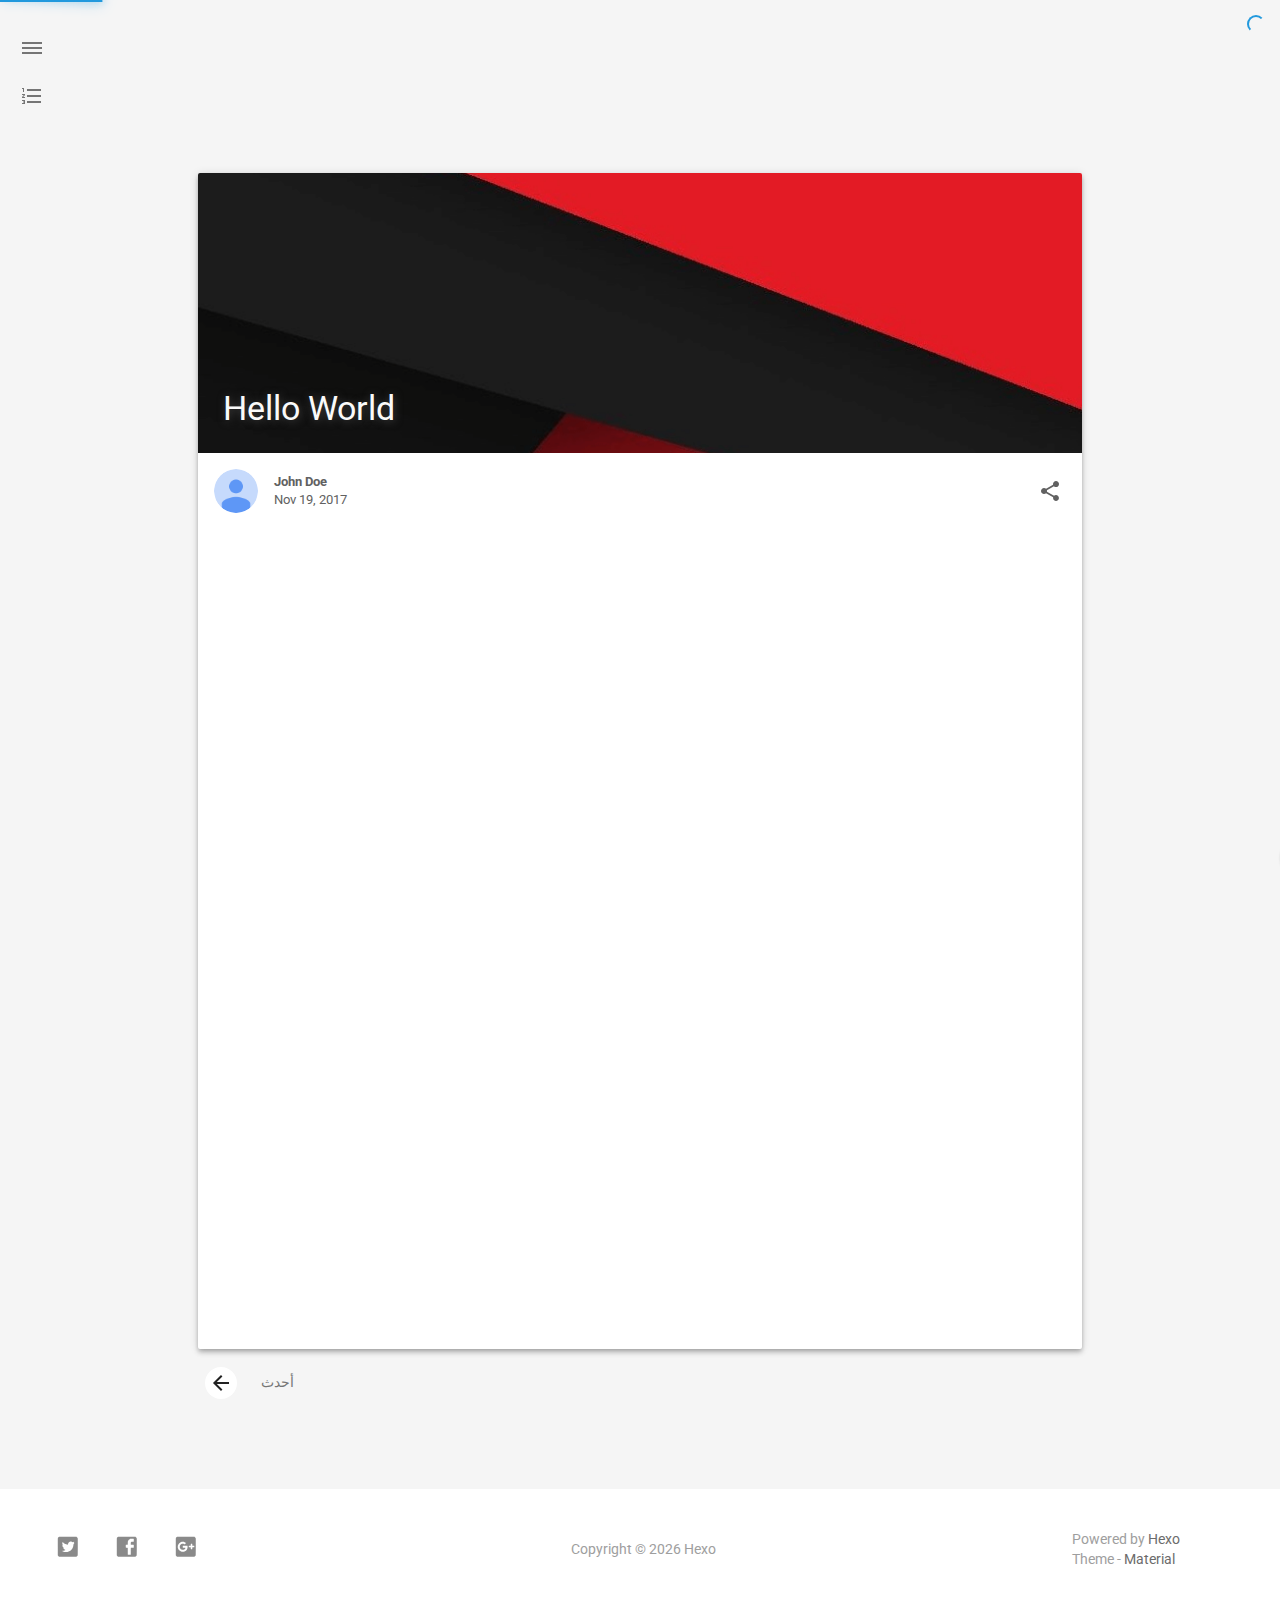
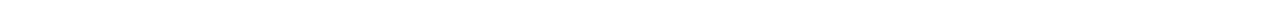
<file: 2017/11/19/hello-world/index.html>
<!DOCTYPE html>
<html style="display: none;" lang="zh">
    <head>
    <meta charset="utf-8">
    <!--
        © Material Theme
        https://github.com/viosey/hexo-theme-material
        Version: 1.5.0 -->
    <script>
        window.materialVersion = "1.5.0"
        // Delete localstorage with these tags
        window.oldVersion = [
            'codestartv1',
            '1.3.4',
            '1.4.0',
            '1.4.0b1'
        ]
    </script>

    <!-- dns prefetch -->
    <meta http-equiv="x-dns-prefetch-control" content="on">














    <!-- Title -->
    
    <title>
        
            Hello World | 
        
        Hexo
    </title>

    <!-- Meta & Info -->
    <meta http-equiv="X-UA-Compatible" content="IE=Edge,chrome=1">
    <meta name="viewport" content="width=device-width, initial-scale=1, user-scalable=no">
    <meta name="format-detection" content="telephone=no"/>
    <meta name="theme-color" content="#0097A7">
    <meta name="author" content="John Doe">
    <meta name="description" itemprop="description" content="">
    <meta name="keywords" content="">

    <!-- Import lsloader -->
    <script>(function(){window.lsloader={jsRunSequence:[],jsnamemap:{},cssnamemap:{}};lsloader.removeLS=function(key){try{localStorage.removeItem(key)}catch(e){}};lsloader.setLS=function(key,val){try{localStorage.setItem(key,val)}catch(e){}};lsloader.getLS=function(key){var val="";try{val=localStorage.getItem(key)}catch(e){val=""}return val};versionString="/*"+(window.materialVersion||"unknownVersion")+"*/";lsloader.clean=function(){try{var keys=[];for(var i=0;i<localStorage.length;i++){keys.push(localStorage.key(i))}keys.forEach(function(key){var data=lsloader.getLS(key);if(window.oldVersion){var remove=window.oldVersion.reduce(function(p,c){return p||data.indexOf("/*"+c+"*/")!==-1},false);if(remove){lsloader.removeLS(key)}}})}catch(e){}};lsloader.clean();lsloader.load=function(jsname,jspath,cssonload,isJs){if(typeof cssonload==="boolean"){isJs=cssonload;cssonload=undefined}isJs=isJs||false;cssonload=cssonload||function(){};var code;code=this.getLS(jsname);if(code&&code.indexOf(versionString)===-1){this.removeLS(jsname);this.requestResource(jsname,jspath,cssonload,isJs);return}if(code){var versionNumber=code.split(versionString)[0];if(versionNumber!=jspath){console.log("reload:"+jspath);this.removeLS(jsname);this.requestResource(jsname,jspath,cssonload,isJs);return}code=code.split(versionString)[1];if(isJs){this.jsRunSequence.push({name:jsname,code:code});this.runjs(jspath,jsname,code)}else{document.getElementById(jsname).appendChild(document.createTextNode(code));cssonload()}}else{this.requestResource(jsname,jspath,cssonload,isJs)}};lsloader.requestResource=function(name,path,cssonload,isJs){var that=this;if(isJs){this.iojs(path,name,function(path,name,code){that.setLS(name,path+versionString+code);that.runjs(path,name,code)})}else{this.iocss(path,name,function(code){document.getElementById(name).appendChild(document.createTextNode(code));that.setLS(name,path+versionString+code)},cssonload)}};lsloader.iojs=function(path,jsname,callback){var that=this;that.jsRunSequence.push({name:jsname,code:""});try{var xhr=new XMLHttpRequest;xhr.open("get",path,true);xhr.onreadystatechange=function(){if(xhr.readyState==4){if(xhr.status>=200&&xhr.status<300||xhr.status==304){if(xhr.response!=""){callback(path,jsname,xhr.response);return}}that.jsfallback(path,jsname)}};xhr.send(null)}catch(e){that.jsfallback(path,jsname)}};lsloader.iocss=function(path,jsname,callback,cssonload){var that=this;try{var xhr=new XMLHttpRequest;xhr.open("get",path,true);xhr.onreadystatechange=function(){if(xhr.readyState==4){if(xhr.status>=200&&xhr.status<300||xhr.status==304){if(xhr.response!=""){callback(xhr.response);cssonload();return}}that.cssfallback(path,jsname,cssonload)}};xhr.send(null)}catch(e){that.cssfallback(path,jsname,cssonload)}};lsloader.iofonts=function(path,jsname,callback,cssonload){var that=this;try{var xhr=new XMLHttpRequest;xhr.open("get",path,true);xhr.onreadystatechange=function(){if(xhr.readyState==4){if(xhr.status>=200&&xhr.status<300||xhr.status==304){if(xhr.response!=""){callback(xhr.response);cssonload();return}}that.cssfallback(path,jsname,cssonload)}};xhr.send(null)}catch(e){that.cssfallback(path,jsname,cssonload)}};lsloader.runjs=function(path,name,code){if(!!name&&!!code){for(var k in this.jsRunSequence){if(this.jsRunSequence[k].name==name){this.jsRunSequence[k].code=code}}}if(!!this.jsRunSequence[0]&&!!this.jsRunSequence[0].code&&this.jsRunSequence[0].status!="failed"){var script=document.createElement("script");script.appendChild(document.createTextNode(this.jsRunSequence[0].code));script.type="text/javascript";document.getElementsByTagName("head")[0].appendChild(script);this.jsRunSequence.shift();if(this.jsRunSequence.length>0){this.runjs()}}else if(!!this.jsRunSequence[0]&&this.jsRunSequence[0].status=="failed"){var that=this;var script=document.createElement("script");script.src=this.jsRunSequence[0].path;script.type="text/javascript";this.jsRunSequence[0].status="loading";script.onload=function(){that.jsRunSequence.shift();if(that.jsRunSequence.length>0){that.runjs()}};document.body.appendChild(script)}};lsloader.tagLoad=function(path,name){this.jsRunSequence.push({name:name,code:"",path:path,status:"failed"});this.runjs()};lsloader.jsfallback=function(path,name){if(!!this.jsnamemap[name]){return}else{this.jsnamemap[name]=name}for(var k in this.jsRunSequence){if(this.jsRunSequence[k].name==name){this.jsRunSequence[k].code="";this.jsRunSequence[k].status="failed";this.jsRunSequence[k].path=path}}this.runjs()};lsloader.cssfallback=function(path,name,cssonload){if(!!this.cssnamemap[name]){return}else{this.cssnamemap[name]=1}var link=document.createElement("link");link.type="text/css";link.href=path;link.rel="stylesheet";link.onload=link.onerror=cssonload;var root=document.getElementsByTagName("script")[0];root.parentNode.insertBefore(link,root)};lsloader.runInlineScript=function(scriptId,codeId){var code=document.getElementById(codeId).innerText;this.jsRunSequence.push({name:scriptId,code:code});this.runjs()};lsloader.loadCombo=function(jslist){var updateList="";var requestingModules={};for(var k in jslist){var LS=this.getLS(jslist[k].name);if(!!LS){var version=LS.split(versionString)[0];var code=LS.split(versionString)[1]}else{var version=""}if(version==jslist[k].path){this.jsRunSequence.push({name:jslist[k].name,code:code,path:jslist[k].path})}else{this.jsRunSequence.push({name:jslist[k].name,code:null,path:jslist[k].path,status:"comboloading"});requestingModules[jslist[k].name]=true;updateList+=(updateList==""?"":";")+jslist[k].path}}var that=this;if(!!updateList){var xhr=new XMLHttpRequest;xhr.open("get",combo+updateList,true);xhr.onreadystatechange=function(){if(xhr.readyState==4){if(xhr.status>=200&&xhr.status<300||xhr.status==304){if(xhr.response!=""){that.runCombo(xhr.response,requestingModules);return}}else{for(var i in that.jsRunSequence){if(requestingModules[that.jsRunSequence[i].name]){that.jsRunSequence[i].status="failed"}}that.runjs()}}};xhr.send(null)}this.runjs()};lsloader.runCombo=function(comboCode,requestingModules){comboCode=comboCode.split("/*combojs*/");comboCode.shift();for(var k in this.jsRunSequence){if(!!requestingModules[this.jsRunSequence[k].name]&&!!comboCode[0]){this.jsRunSequence[k].status="comboJS";this.jsRunSequence[k].code=comboCode[0];this.setLS(this.jsRunSequence[k].name,this.jsRunSequence[k].path+versionString+comboCode[0]);comboCode.shift()}}this.runjs()}})();</script>

    <!-- Import queue -->
    <script>function Queue(){this.dataStore=[];this.offer=b;this.poll=d;this.execNext=a;this.debug=false;this.startDebug=c;function b(e){if(this.debug){console.log("Offered a Queued Function.")}if(typeof e==="function"){this.dataStore.push(e)}else{console.log("You must offer a function.")}}function d(){if(this.debug){console.log("Polled a Queued Function.")}return this.dataStore.shift()}function a(){var e=this.poll();if(e!==undefined){if(this.debug){console.log("Run a Queued Function.")}e()}}function c(){this.debug=true}}var queue=new Queue();</script>

    <!-- Favicons -->
    <link rel="icon shortcut" type="image/ico" href="/img/favicon.png">
    <link rel="icon" sizes="192x192" href="/img/favicon.png">
    <link rel="apple-touch-icon" href="/img/favicon.png">

    <!--iOS -->
    <meta name="apple-mobile-web-app-title" content="Title">
    <meta name="apple-mobile-web-app-capable" content="yes">
    <meta name="apple-mobile-web-app-status-bar-style" content="black">
    <meta name="HandheldFriendly" content="True">
    <meta name="MobileOptimized" content="480">

    <!-- Add to homescreen for Chrome on Android -->
    <meta name="mobile-web-app-capable" content="yes">

    <!-- Add to homescreen for Safari on iOS -->
    <meta name="apple-mobile-web-app-capable" content="yes">
    <meta name="apple-mobile-web-app-status-bar-style" content="black">
    <meta name="apple-mobile-web-app-title" content="Hexo">

    <!-- Site Verification -->
    
    

    <!-- RSS -->
    

    <!--[if lte IE 9]>
        <link rel="stylesheet" href="/css/ie-blocker.css">

        
            <script src="/js/ie-blocker.en.js"></script>
        
    <![endif]-->

    <!-- Import CSS -->
    
        <style id="material_css"></style><script>if(typeof window.lsLoadCSSMaxNums === "undefined")window.lsLoadCSSMaxNums = 0;window.lsLoadCSSMaxNums++;lsloader.load("material_css","/css/material.min.css?Z7a72R1E4SxzBKR/WGctOA==",function(){if(typeof window.lsLoadCSSNums === "undefined")window.lsLoadCSSNums = 0;window.lsLoadCSSNums++;if(window.lsLoadCSSNums == window.lsLoadCSSMaxNums)document.documentElement.style.display="";}, false)</script>
        <style id="style_css"></style><script>if(typeof window.lsLoadCSSMaxNums === "undefined")window.lsLoadCSSMaxNums = 0;window.lsLoadCSSMaxNums++;lsloader.load("style_css","/css/style.min.css?MKetZV3cUTfDxvMffaOezg==",function(){if(typeof window.lsLoadCSSNums === "undefined")window.lsLoadCSSNums = 0;window.lsLoadCSSNums++;if(window.lsLoadCSSNums == window.lsLoadCSSMaxNums)document.documentElement.style.display="";}, false)</script>

        

    

    

    <!-- Config CSS -->

<!-- Other Styles -->
<style>
  body, html {
    font-family: Roboto, "Helvetica Neue", Helvetica, "PingFang SC", "Hiragino Sans GB", "Microsoft YaHei", "微软雅黑", Arial, sans-serif;
    overflow-x: hidden !important;
  }
  
  code {
    font-family: Consolas, Monaco, 'Andale Mono', 'Ubuntu Mono', monospace;
  }

  a {
    color: #00838F;
  }

  .mdl-card__media,
  #search-label,
  #search-form-label:after,
  #scheme-Paradox .hot_tags-count,
  #scheme-Paradox .sidebar_archives-count,
  #scheme-Paradox .sidebar-colored .sidebar-header,
  #scheme-Paradox .sidebar-colored .sidebar-badge{
    background-color: #0097A7 !important;
  }

  /* Sidebar User Drop Down Menu Text Color */
  #scheme-Paradox .sidebar-colored .sidebar-nav>.dropdown>.dropdown-menu>li>a:hover,
  #scheme-Paradox .sidebar-colored .sidebar-nav>.dropdown>.dropdown-menu>li>a:focus {
    color: #0097A7 !important;
  }

  #post_entry-right-info,
  .sidebar-colored .sidebar-nav li:hover > a,
  .sidebar-colored .sidebar-nav li:hover > a i,
  .sidebar-colored .sidebar-nav li > a:hover,
  .sidebar-colored .sidebar-nav li > a:hover i,
  .sidebar-colored .sidebar-nav li > a:focus i,
  .sidebar-colored .sidebar-nav > .open > a,
  .sidebar-colored .sidebar-nav > .open > a:hover,
  .sidebar-colored .sidebar-nav > .open > a:focus,
  #ds-reset #ds-ctx .ds-ctx-entry .ds-ctx-head a {
    color: #0097A7 !important;
  }

  .toTop {
    background: #757575 !important;
  }

  .material-layout .material-post>.material-nav,
  .material-layout .material-index>.material-nav,
  .material-nav a {
    color: #757575;
  }

  #scheme-Paradox .MD-burger-layer {
    background-color: #757575;
  }

  #scheme-Paradox #post-toc-trigger-btn {
    color: #757575;
  }

  .post-toc a:hover {
    color: #00838F;
    text-decoration: underline;
  }

</style>


<!-- Theme Background Related-->

    <style>
      body{
        background-color: #F5F5F5;
      }

      /* blog_info bottom background */
      #scheme-Paradox .material-layout .something-else .mdl-card__supporting-text{
        background-color: #fff;
      }
    </style>




<!-- Fade Effect -->

    <style>
      .fade {
        transition: all 800ms linear;
        -webkit-transform: translate3d(0,0,0);
        -moz-transform: translate3d(0,0,0);
        -ms-transform: translate3d(0,0,0);
        -o-transform: translate3d(0,0,0);
        transform: translate3d(0,0,0);
        opacity: 1;
      }

      .fade.out{
        opacity: 0;
      }
    </style>


<!-- Import Font -->
<!-- Import Roboto -->

    <link href="https://fonts.googleapis.com/css?family=Roboto:300,400,500" rel="stylesheet">


<!-- Import Material Icon -->

    <link href="https://fonts.googleapis.com/icon?family=Material+Icons" rel="stylesheet">




    <!-- Import jQuery -->
    
        <script>lsloader.load("jq_js","/js/jquery.min.js?qcusAULNeBksqffqUM2+Ig==", true)</script>
    

    <!-- The Open Graph protocol -->
    <meta property="og:url" content="http://yoursite.com">
    <meta property="og:type" content="blog">
    <meta property="og:title" content="Hello World | Hexo">
    <meta property="og:image" content="http://yoursite.com/img/favicon.png" />
    <meta property="og:description" content="">
    

    
        <meta property="article:published_time" content="Sun Nov 19 2017 16:39:44 GMT+0800" />
        <meta property="article:modified_time" content="Sun Nov 19 2017 16:39:44 GMT+0800" />
    

    <!-- The Twitter Card protocol -->
    <meta name="twitter:title" content="Hello World | Hexo">
    <meta name="twitter:description" content="">
    <meta name="twitter:image" content="http://yoursite.com/img/favicon.png">
    <meta name="twitter:card" content="summary_large_image" />
    <meta name="twitter:url" content="http://yoursite.com" />

    <!-- Add canonical link for SEO -->
    
        <link rel="canonical" href="http://yoursite.com/2017/11/19/hello-world/index.html" />
    

    <!-- Structured-data for SEO -->
    
        


<script type="application/ld+json">
{
    "@context": "https://schema.org",
    "@type": "BlogPosting",
    "mainEntityOfPage": "http://yoursite.com/2017/11/19/hello-world/index.html",
    "headline": "Hello World",
    "datePublished": "Sun Nov 19 2017 16:39:44 GMT+0800",
    "dateModified": "Sun Nov 19 2017 16:39:44 GMT+0800",
    "author": {
        "@type": "Person",
        "name": "John Doe",
        "image": {
            "@type": "ImageObject",
            "url": "/img/avatar.png"
        },
        "description": "Hi, nice to meet you"
    },
    "publisher": {
        "@type": "Organization",
        "name": "Hexo",
        "logo": {
            "@type":"ImageObject",
            "url": "/img/favicon.png"
        }
    },
    "keywords": "",
    "description": "",
}
</script>


    

    <!-- Analytics -->
    
    
    

    <!-- Custom Head -->
    

</head>


    
        <body id="scheme-Paradox" class="lazy">
            <div class="material-layout  mdl-js-layout has-drawer is-upgraded">
                

                <!-- Main Container -->
                <main class="material-layout__content" id="main">

                    <!-- Top Anchor -->
                    <div id="top"></div>

                    
                        <!-- Hamburger Button -->
                        <button class="MD-burger-icon sidebar-toggle">
                            <span class="MD-burger-layer"></span>
                        </button>
                    

                    <!-- Post TOC -->

    
    <!-- Back Button -->
    <!--
    <div class="material-back" id="backhome-div" tabindex="0">
        <a class="mdl-button mdl-js-button mdl-js-ripple-effect mdl-button--icon"
           href="#" onclick="window.history.back();return false;"
           target="_self"
           role="button"
           data-upgraded=",MaterialButton,MaterialRipple">
            <i class="material-icons" role="presentation">arrow_back</i>
            <span class="mdl-button__ripple-container">
                <span class="mdl-ripple"></span>
            </span>
        </a>
    </div>
    -->


    <!-- Left aligned menu below button -->
    
    
    <button id="post-toc-trigger-btn"
        class="mdl-button mdl-js-button mdl-button--icon">
        <i class="material-icons">format_list_numbered</i>
    </button>

    <ul class="post-toc-wrap mdl-menu mdl-menu--bottom-left mdl-js-menu mdl-js-ripple-effect" for="post-toc-trigger-btn" style="max-height:80vh; overflow-y:scroll;">
        <ol class="post-toc"><li class="post-toc-item post-toc-level-2"><a class="post-toc-link" href="#Quick-Start"><span class="post-toc-number">1.</span> <span class="post-toc-text">Quick Start</span></a><ol class="post-toc-child"><li class="post-toc-item post-toc-level-3"><a class="post-toc-link" href="#Create-a-new-post"><span class="post-toc-number">1.1.</span> <span class="post-toc-text">Create a new post</span></a></li><li class="post-toc-item post-toc-level-3"><a class="post-toc-link" href="#Run-server"><span class="post-toc-number">1.2.</span> <span class="post-toc-text">Run server</span></a></li><li class="post-toc-item post-toc-level-3"><a class="post-toc-link" href="#Generate-static-files"><span class="post-toc-number">1.3.</span> <span class="post-toc-text">Generate static files</span></a></li><li class="post-toc-item post-toc-level-3"><a class="post-toc-link" href="#Deploy-to-remote-sites"><span class="post-toc-number">1.4.</span> <span class="post-toc-text">Deploy to remote sites</span></a></li></ol></li></ol>
    </ul>
    




<!-- Layouts -->

    <!-- Post Module -->
    <div class="material-post_container">

        <div class="material-post mdl-grid">
            <div class="mdl-card mdl-shadow--4dp mdl-cell mdl-cell--12-col">

                <!-- Post Header(Thumbnail & Title) -->
                
    <!-- Paradox Post Header -->
    
        
            <!-- Random Thumbnail -->
            <div class="post_thumbnail-random mdl-card__media mdl-color-text--grey-50">
            <script type="text/ls-javascript" id="post-thumbnail-script">
    var randomNum = Math.floor(Math.random() * 19 + 1);

    $('.post_thumbnail-random').attr('data-original', '/img/random/material-' + randomNum + '.png');
    $('.post_thumbnail-random').addClass('lazy');
</script>

        
    
            <p class="article-headline-p">
                Hello World
            </p>
        </div>





                
                    <!-- Paradox Post Info -->
                    <div class="mdl-color-text--grey-700 mdl-card__supporting-text meta">

    <!-- Author Avatar -->
    <div id="author-avatar">
        <img src="/img/avatar.png" width="44px" height="44px" alt="Author Avatar"/>
    </div>
    <!-- Author Name & Date -->
    <div>
        <strong>John Doe</strong>
        <span>Nov 19, 2017</span>
    </div>

    <div class="section-spacer"></div>

    <!-- Favorite -->
    <!--
        <button id="article-functions-like-button" class="mdl-button mdl-js-button mdl-js-ripple-effect mdl-button--icon btn-like">
            <i class="material-icons" role="presentation">favorite</i>
            <span class="visuallyhidden">favorites</span>
        </button>
    -->

    <!-- Qrcode -->
    

    <!-- Tags (bookmark) -->
    

    <!-- Share -->
    
        <button id="article-fuctions-share-button" class="mdl-button mdl-js-button mdl-js-ripple-effect mdl-button--icon">
    <i class="material-icons" role="presentation">share</i>
    <span class="visuallyhidden">share</span>
</button>
<ul class="mdl-menu mdl-menu--bottom-right mdl-js-menu mdl-js-ripple-effect" for="article-fuctions-share-button">
    

    

    <!-- Share Weibo -->
    
        <a class="post_share-link" href="http://service.weibo.com/share/share.php?appkey=&title=Hello World&url=http://yoursite.com/2017/11/19/hello-world/index.html&pic=http://yoursite.com/img/favicon.png&searchPic=false&style=simple" target="_blank">
            <li class="mdl-menu__item">
                شارك على Weibo
            </li>
        </a>
    

    <!-- Share Twitter -->
    
        <a class="post_share-link" href="https://twitter.com/intent/tweet?text=Hello World&url=http://yoursite.com/2017/11/19/hello-world/index.html&via=John Doe" target="_blank">
            <li class="mdl-menu__item">
                شارك على Twitter
            </li>
        </a>
    

    <!-- Share Facebook -->
    
        <a class="post_share-link" href="https://www.facebook.com/sharer/sharer.php?u=http://yoursite.com/2017/11/19/hello-world/index.html" target="_blank">
            <li class="mdl-menu__item">
                شارك على Facebook
            </li>
        </a>
    

    <!-- Share Google+ -->
    
        <a class="post_share-link" href="https://plus.google.com/share?url=http://yoursite.com/2017/11/19/hello-world/index.html" target="_blank">
            <li class="mdl-menu__item">
                شارك على Google+
            </li>
        </a>
    

    <!-- Share LinkedIn -->
    

    <!-- Share QQ -->
    

    <!-- Share Telegram -->
    
</ul>

    
</div>

                

                <!-- Post Content -->
                <div id="post-content" class="mdl-color-text--grey-700 mdl-card__supporting-text fade out">
    
        <p>Welcome to <a href="https://hexo.io/" target="_blank" rel="noopener">Hexo</a>! This is your very first post. Check <a href="https://hexo.io/docs/" target="_blank" rel="noopener">documentation</a> for more info. If you get any problems when using Hexo, you can find the answer in <a href="https://hexo.io/docs/troubleshooting.html" target="_blank" rel="noopener">troubleshooting</a> or you can ask me on <a href="https://github.com/hexojs/hexo/issues" target="_blank" rel="noopener">GitHub</a>.</p>
<h2 id="Quick-Start"><a href="#Quick-Start" class="headerlink" title="Quick Start"></a>Quick Start</h2><h3 id="Create-a-new-post"><a href="#Create-a-new-post" class="headerlink" title="Create a new post"></a>Create a new post</h3><figure class="highlight bash"><table><tr><td class="gutter"><pre><span class="line">1</span><br></pre></td><td class="code"><pre><span class="line">$ hexo new <span class="string">"My New Post"</span></span><br></pre></td></tr></table></figure>
<p>More info: <a href="https://hexo.io/docs/writing.html" target="_blank" rel="noopener">Writing</a></p>
<h3 id="Run-server"><a href="#Run-server" class="headerlink" title="Run server"></a>Run server</h3><figure class="highlight bash"><table><tr><td class="gutter"><pre><span class="line">1</span><br></pre></td><td class="code"><pre><span class="line">$ hexo server</span><br></pre></td></tr></table></figure>
<p>More info: <a href="https://hexo.io/docs/server.html" target="_blank" rel="noopener">Server</a></p>
<h3 id="Generate-static-files"><a href="#Generate-static-files" class="headerlink" title="Generate static files"></a>Generate static files</h3><figure class="highlight bash"><table><tr><td class="gutter"><pre><span class="line">1</span><br></pre></td><td class="code"><pre><span class="line">$ hexo generate</span><br></pre></td></tr></table></figure>
<p>More info: <a href="https://hexo.io/docs/generating.html" target="_blank" rel="noopener">Generating</a></p>
<h3 id="Deploy-to-remote-sites"><a href="#Deploy-to-remote-sites" class="headerlink" title="Deploy to remote sites"></a>Deploy to remote sites</h3><figure class="highlight bash"><table><tr><td class="gutter"><pre><span class="line">1</span><br></pre></td><td class="code"><pre><span class="line">$ hexo deploy</span><br></pre></td></tr></table></figure>
<p>More info: <a href="https://hexo.io/docs/deployment.html" target="_blank" rel="noopener">Deployment</a></p>

        
    

    
</div>


                

                <!-- Post Comments -->
                
                    
                
            </div>

            <!-- Post Prev & Next Nav -->
            <nav class="material-nav mdl-color-text--grey-50 mdl-cell mdl-cell--12-col">
    <!-- Prev Nav -->
    
        <a href="/2017/11/19/test/" id="post_nav-newer" class="prev-content">
            <button class="mdl-button mdl-js-button mdl-js-ripple-effect mdl-button--icon mdl-color--white mdl-color-text--grey-900" role="presentation">
                <i class="material-icons">arrow_back</i>
            </button>
            &nbsp;&nbsp;&nbsp;&nbsp;&nbsp;&nbsp;
            أحدث
        </a>
    

    <!-- Section Spacer -->
    <div class="section-spacer"></div>

    <!-- Next Nav -->
    
</nav>

        </div>
    </div>



                    
                        <!-- Overlay For Active Sidebar -->
<div class="sidebar-overlay"></div>

<!-- Material sidebar -->
<aside id="sidebar" class="sidebar sidebar-colored sidebar-fixed-left" role="navigation">
    <div id="sidebar-main">
        <!-- Sidebar Header -->
        <div class="sidebar-header header-cover" style="background-image: url(/img/sidebar_header.png);">
    <!-- Top bar -->
    <div class="top-bar"></div>

    <!-- Sidebar toggle button -->
    <button type="button" class="sidebar-toggle mdl-button mdl-js-button mdl-js-ripple-effect mdl-button--icon" style="display: initial;" data-upgraded=",MaterialButton,MaterialRipple">
        <i class="material-icons">clear_all</i>
        <span class="mdl-button__ripple-container">
            <span class="mdl-ripple">
            </span>
        </span>
    </button>

    <!-- Sidebar Avatar -->
    <div class="sidebar-image">
        <img src="/img/avatar.png" alt="John Doe's avatar">
    </div>

    <!-- Sidebar Email -->
    <a data-toggle="dropdown" class="sidebar-brand" href="#settings-dropdown">
        youremail@email.com
        <b class="caret"></b>
    </a>
</div>


        <!-- Sidebar Navigation  -->
        <ul class="nav sidebar-nav">
    <!-- User dropdown  -->
    <li class="dropdown">
        <ul id="settings-dropdown" class="dropdown-menu">
            
                <li>
                    <a href="#" target="_blank" title="Email Me">
                        
                            <i class="material-icons sidebar-material-icons sidebar-indent-left1pc-element">email</i>
                        
                        Email Me
                    </a>
                </li>
            
        </ul>
    </li>

    <!-- Homepage -->
    
        <li id="sidebar-first-li">
            <a href="/">
                
                    <i class="material-icons sidebar-material-icons">home</i>
                
                الرئيسية
            </a>
        </li>
        
    

    <!-- Archives  -->
    
        <li class="dropdown">
            <a href="#" class="ripple-effect dropdown-toggle" data-toggle="dropdown">
                
                    <i class="material-icons sidebar-material-icons">inbox</i>
                
                    أرشيف
                <b class="caret"></b>
            </a>
            <ul class="dropdown-menu">
            <li>
                <a class="sidebar_archives-link" href="/archives/2017/11/">November 2017<span class="sidebar_archives-count">2</span></a>
            </ul>
        </li>
        
    

    <!-- Categories  -->
    

    <!-- Pages  -->
    

    <!-- Article Number  -->
    
</ul>


        <!-- Sidebar Footer -->
        <!--
I'm glad you use this theme, the development is no so easy, I hope you can keep the copyright, I will thank you so much.
If you still want to delete the copyrights, could you still retain the first one? Which namely "Theme Material"
It will not impact the appearance and can give developers a lot of support :)

很高兴您使用并喜欢该主题，开发不易 十分谢谢与希望您可以保留一下版权声明。
如果您仍然想删除的话 能否只保留第一项呢？即 "Theme Material"
它不会影响美观并可以给开发者很大的支持和动力。 :)
-->

<!-- Sidebar Divider -->

    <div class="sidebar-divider"></div>


<!-- Theme Material -->

    <a href="https://github.com/viosey/hexo-theme-material"  class="sidebar-footer-text-a" target="_blank">
        <div class="sidebar-text mdl-button mdl-js-button mdl-js-ripple-effect sidebar-footer-text-div" data-upgraded=",MaterialButton,MaterialRipple">
            سمة - Material
            <span class="sidebar-badge badge-circle">i</span>
        </div>
    </a>


<!-- Help & Support -->
<!--

-->

<!-- Feedback -->
<!--

-->

<!-- About Theme -->
<!--

-->

    </div>

    <!-- Sidebar Image -->
    

</aside>

                    

                    
                        <!-- Footer Top Button -->
                        <div id="back-to-top" class="toTop-wrap">
    <a href="#top" class="toTop">
        <i class="material-icons footer_top-i">expand_less</i>
    </a>
</div>

                    

                    <!--Footer-->
<footer class="mdl-mini-footer" id="bottom">
    
        <!-- Paradox Footer Left Section -->
        <div class="mdl-mini-footer--left-section sns-list">
    <!-- Twitter -->
    
        <a href="https://twitter.com/twitter" target="_blank">
            <button class="mdl-mini-footer--social-btn social-btn footer-sns-twitter">
                <span class="visuallyhidden">Twitter</span>
            </button><!--
     --></a>
    

    <!-- Facebook -->
    
        <a href="https://www.facebook.com/facebook" target="_blank">
            <button class="mdl-mini-footer--social-btn social-btn footer-sns-facebook">
                <span class="visuallyhidden">Facebook</span>
            </button><!--
     --></a>
    

    <!-- Google + -->
    
        <a href="https://www.google.com/" target="_blank">
            <button class="mdl-mini-footer--social-btn social-btn footer-sns-gplus">
                <span class="visuallyhidden">Google Plus</span>
            </button><!--
     --></a>
    

    <!-- Weibo -->
    

    <!-- Instagram -->
    

    <!-- Tumblr -->
    

    <!-- Github -->
    

    <!-- LinkedIn -->
    

    <!-- Zhihu -->
    

    <!-- Bilibili -->
    

    <!-- Telegram -->
    
    
    <!-- V2EX -->
    
</div>


        <!--Copyright-->
        <div id="copyright">
            Copyright&nbsp;©<script type="text/javascript">var fd = new Date();document.write("&nbsp;" + fd.getFullYear() + "&nbsp;");</script>Hexo
            
        </div>

        <!-- Paradox Footer Right Section -->

        <!--
        I am glad you use this theme, the development is no so easy, I hope you can keep the copyright.
        It will not impact the appearance and can give developers a lot of support :)

        很高兴您使用该主题，开发不易，希望您可以保留一下版权声明。
        它不会影响美观并可以给开发者很大的支持。 :)
        -->

        <div class="mdl-mini-footer--right-section">
            <div>
                <div class="footer-develop-div">Powered by <a href="https://hexo.io" target="_blank" class="footer-develop-a">Hexo</a></div>
                <div class="footer-develop-div">Theme - <a href="https://github.com/viosey/hexo-theme-material" target="_blank" class="footer-develop-a">Material</a></div>
            </div>
        </div>
    
</footer>


                    <!-- Import JS File -->

    <script>lsloader.load("lazyload_js","/js/lazyload.min.js?1BcfzuNXqV+ntF6gq+5X3Q==", true)</script>



    <script>lsloader.load("js_js","/js/js.min.js?V/53wGualMuiPM3xoetD5Q==", true)</script>



    <script>lsloader.load("np_js","/js/nprogress.js?pl3Qhb9lvqR1FlyLUna1Yw==", true)</script>


<script type="text/ls-javascript" id="NProgress-script">
    NProgress.configure({
        showSpinner: true
    });
    NProgress.start();
    $('#nprogress .bar').css({
        'background': '#29d'
    });
    $('#nprogress .peg').css({
        'box-shadow': '0 0 10px #29d, 0 0 15px #29d'
    });
    $('#nprogress .spinner-icon').css({
        'border-top-color': '#29d',
        'border-left-color': '#29d'
    });
    setTimeout(function() {
        NProgress.done();
        $('.fade').removeClass('out');
    }, 800);
</script>













<!-- UC Browser Compatible -->
<script>
	var agent = navigator.userAgent.toLowerCase();
	if(agent.indexOf('ucbrowser')>0) {
		document.write('<link rel="stylesheet" href="/css/uc.css">');
	   alert('由于 UC 浏览器使用极旧的内核，而本网站使用了一些新的特性。\n为了您能更好的浏览，推荐使用 Chrome 或 Firefox 浏览器。');
	}
</script>

<!-- Import prettify js  -->



<!-- Window Load -->
<!-- add class for prettify -->
<script type="text/ls-javascript" id="window-load">
    $(window).on('load', function() {
        // Post_Toc parent position fixed
        $('.post-toc-wrap').parent('.mdl-menu__container').css('position', 'fixed');
    });

    
    
</script>

<!-- MathJax Load-->


<!-- Bing Background -->


<script type="text/ls-javascript" id="lazy-load">
    // Offer LazyLoad
    queue.offer(function(){
        $('.lazy').lazyload({
            effect : 'show'
        });
    });

    // Start Queue
    $(document).ready(function(){
        setInterval(function(){
            queue.execNext();
        },200);
    });
</script>

<!-- Custom Footer -->



<script>
    (function(){
        var scriptList = document.querySelectorAll('script[type="text/ls-javascript"]')

        for (var i = 0; i < scriptList.length; ++i) {
            var item = scriptList[i];
            lsloader.runInlineScript(item.id,item.id);
        }
    })()
console.log('\n %c © Material Theme | Version: 1.5.0 | https://github.com/viosey/hexo-theme-material %c \n', 'color:#455a64;background:#e0e0e0;padding:5px 0;border-top-left-radius:5px;border-bottom-left-radius:5px;', 'color:#455a64;background:#e0e0e0;padding:5px 0;border-top-right-radius:5px;border-bottom-right-radius:5px;');
</script>

                </main>
            </div>
        </body>
    
</html>
</file>
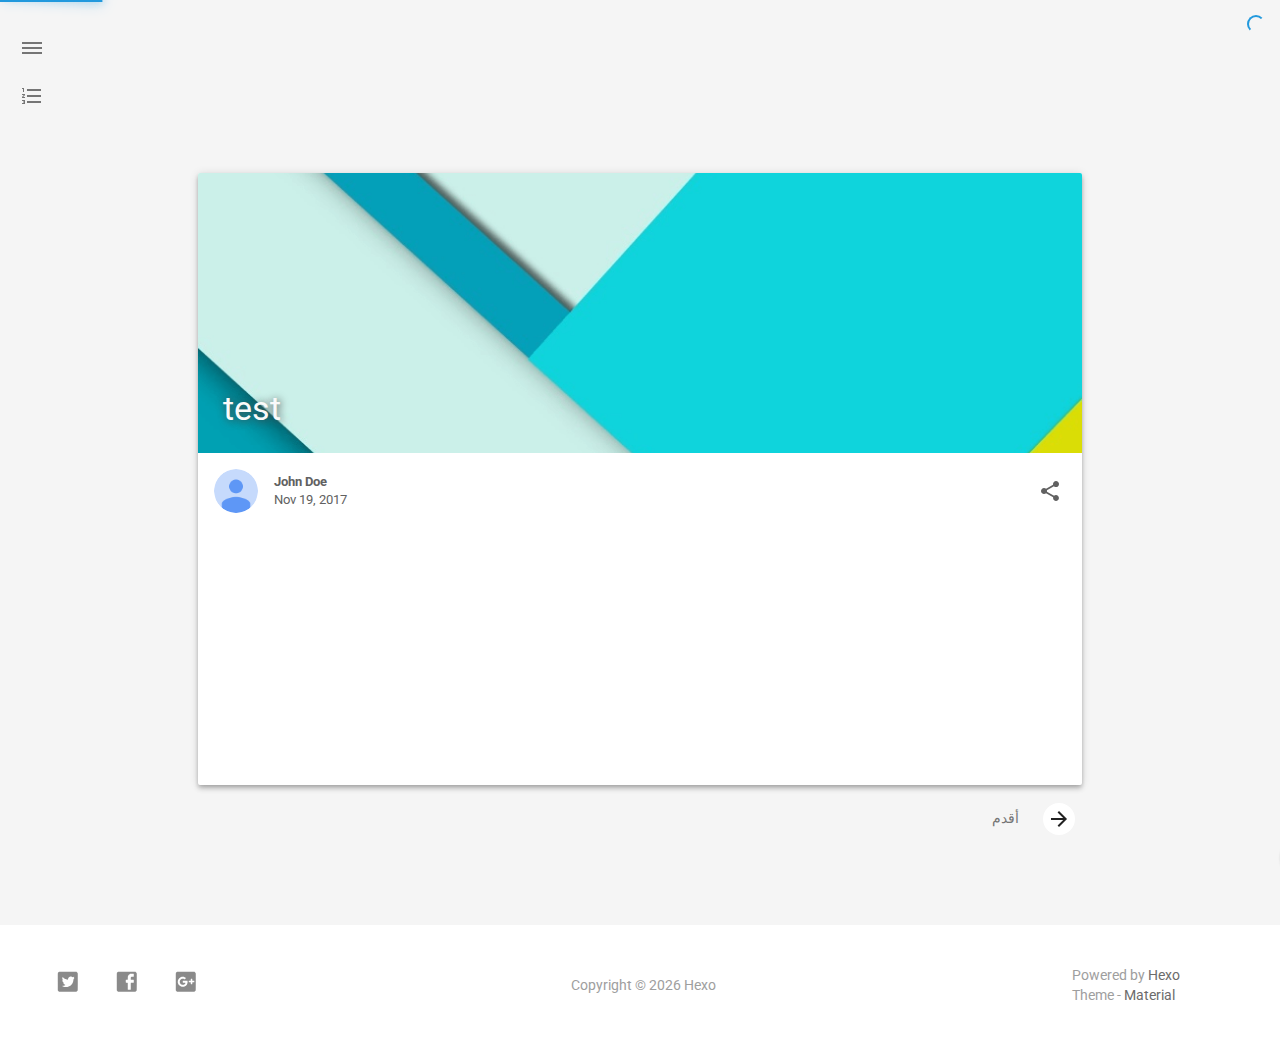
<file: 2017/11/19/test/index.html>
<!DOCTYPE html>
<html style="display: none;" lang="zh">
    <head>
    <meta charset="utf-8">
    <!--
        © Material Theme
        https://github.com/viosey/hexo-theme-material
        Version: 1.5.0 -->
    <script>
        window.materialVersion = "1.5.0"
        // Delete localstorage with these tags
        window.oldVersion = [
            'codestartv1',
            '1.3.4',
            '1.4.0',
            '1.4.0b1'
        ]
    </script>

    <!-- dns prefetch -->
    <meta http-equiv="x-dns-prefetch-control" content="on">














    <!-- Title -->
    
    <title>
        
            test | 
        
        Hexo
    </title>

    <!-- Meta & Info -->
    <meta http-equiv="X-UA-Compatible" content="IE=Edge,chrome=1">
    <meta name="viewport" content="width=device-width, initial-scale=1, user-scalable=no">
    <meta name="format-detection" content="telephone=no"/>
    <meta name="theme-color" content="#0097A7">
    <meta name="author" content="John Doe">
    <meta name="description" itemprop="description" content="">
    <meta name="keywords" content="">

    <!-- Import lsloader -->
    <script>(function(){window.lsloader={jsRunSequence:[],jsnamemap:{},cssnamemap:{}};lsloader.removeLS=function(key){try{localStorage.removeItem(key)}catch(e){}};lsloader.setLS=function(key,val){try{localStorage.setItem(key,val)}catch(e){}};lsloader.getLS=function(key){var val="";try{val=localStorage.getItem(key)}catch(e){val=""}return val};versionString="/*"+(window.materialVersion||"unknownVersion")+"*/";lsloader.clean=function(){try{var keys=[];for(var i=0;i<localStorage.length;i++){keys.push(localStorage.key(i))}keys.forEach(function(key){var data=lsloader.getLS(key);if(window.oldVersion){var remove=window.oldVersion.reduce(function(p,c){return p||data.indexOf("/*"+c+"*/")!==-1},false);if(remove){lsloader.removeLS(key)}}})}catch(e){}};lsloader.clean();lsloader.load=function(jsname,jspath,cssonload,isJs){if(typeof cssonload==="boolean"){isJs=cssonload;cssonload=undefined}isJs=isJs||false;cssonload=cssonload||function(){};var code;code=this.getLS(jsname);if(code&&code.indexOf(versionString)===-1){this.removeLS(jsname);this.requestResource(jsname,jspath,cssonload,isJs);return}if(code){var versionNumber=code.split(versionString)[0];if(versionNumber!=jspath){console.log("reload:"+jspath);this.removeLS(jsname);this.requestResource(jsname,jspath,cssonload,isJs);return}code=code.split(versionString)[1];if(isJs){this.jsRunSequence.push({name:jsname,code:code});this.runjs(jspath,jsname,code)}else{document.getElementById(jsname).appendChild(document.createTextNode(code));cssonload()}}else{this.requestResource(jsname,jspath,cssonload,isJs)}};lsloader.requestResource=function(name,path,cssonload,isJs){var that=this;if(isJs){this.iojs(path,name,function(path,name,code){that.setLS(name,path+versionString+code);that.runjs(path,name,code)})}else{this.iocss(path,name,function(code){document.getElementById(name).appendChild(document.createTextNode(code));that.setLS(name,path+versionString+code)},cssonload)}};lsloader.iojs=function(path,jsname,callback){var that=this;that.jsRunSequence.push({name:jsname,code:""});try{var xhr=new XMLHttpRequest;xhr.open("get",path,true);xhr.onreadystatechange=function(){if(xhr.readyState==4){if(xhr.status>=200&&xhr.status<300||xhr.status==304){if(xhr.response!=""){callback(path,jsname,xhr.response);return}}that.jsfallback(path,jsname)}};xhr.send(null)}catch(e){that.jsfallback(path,jsname)}};lsloader.iocss=function(path,jsname,callback,cssonload){var that=this;try{var xhr=new XMLHttpRequest;xhr.open("get",path,true);xhr.onreadystatechange=function(){if(xhr.readyState==4){if(xhr.status>=200&&xhr.status<300||xhr.status==304){if(xhr.response!=""){callback(xhr.response);cssonload();return}}that.cssfallback(path,jsname,cssonload)}};xhr.send(null)}catch(e){that.cssfallback(path,jsname,cssonload)}};lsloader.iofonts=function(path,jsname,callback,cssonload){var that=this;try{var xhr=new XMLHttpRequest;xhr.open("get",path,true);xhr.onreadystatechange=function(){if(xhr.readyState==4){if(xhr.status>=200&&xhr.status<300||xhr.status==304){if(xhr.response!=""){callback(xhr.response);cssonload();return}}that.cssfallback(path,jsname,cssonload)}};xhr.send(null)}catch(e){that.cssfallback(path,jsname,cssonload)}};lsloader.runjs=function(path,name,code){if(!!name&&!!code){for(var k in this.jsRunSequence){if(this.jsRunSequence[k].name==name){this.jsRunSequence[k].code=code}}}if(!!this.jsRunSequence[0]&&!!this.jsRunSequence[0].code&&this.jsRunSequence[0].status!="failed"){var script=document.createElement("script");script.appendChild(document.createTextNode(this.jsRunSequence[0].code));script.type="text/javascript";document.getElementsByTagName("head")[0].appendChild(script);this.jsRunSequence.shift();if(this.jsRunSequence.length>0){this.runjs()}}else if(!!this.jsRunSequence[0]&&this.jsRunSequence[0].status=="failed"){var that=this;var script=document.createElement("script");script.src=this.jsRunSequence[0].path;script.type="text/javascript";this.jsRunSequence[0].status="loading";script.onload=function(){that.jsRunSequence.shift();if(that.jsRunSequence.length>0){that.runjs()}};document.body.appendChild(script)}};lsloader.tagLoad=function(path,name){this.jsRunSequence.push({name:name,code:"",path:path,status:"failed"});this.runjs()};lsloader.jsfallback=function(path,name){if(!!this.jsnamemap[name]){return}else{this.jsnamemap[name]=name}for(var k in this.jsRunSequence){if(this.jsRunSequence[k].name==name){this.jsRunSequence[k].code="";this.jsRunSequence[k].status="failed";this.jsRunSequence[k].path=path}}this.runjs()};lsloader.cssfallback=function(path,name,cssonload){if(!!this.cssnamemap[name]){return}else{this.cssnamemap[name]=1}var link=document.createElement("link");link.type="text/css";link.href=path;link.rel="stylesheet";link.onload=link.onerror=cssonload;var root=document.getElementsByTagName("script")[0];root.parentNode.insertBefore(link,root)};lsloader.runInlineScript=function(scriptId,codeId){var code=document.getElementById(codeId).innerText;this.jsRunSequence.push({name:scriptId,code:code});this.runjs()};lsloader.loadCombo=function(jslist){var updateList="";var requestingModules={};for(var k in jslist){var LS=this.getLS(jslist[k].name);if(!!LS){var version=LS.split(versionString)[0];var code=LS.split(versionString)[1]}else{var version=""}if(version==jslist[k].path){this.jsRunSequence.push({name:jslist[k].name,code:code,path:jslist[k].path})}else{this.jsRunSequence.push({name:jslist[k].name,code:null,path:jslist[k].path,status:"comboloading"});requestingModules[jslist[k].name]=true;updateList+=(updateList==""?"":";")+jslist[k].path}}var that=this;if(!!updateList){var xhr=new XMLHttpRequest;xhr.open("get",combo+updateList,true);xhr.onreadystatechange=function(){if(xhr.readyState==4){if(xhr.status>=200&&xhr.status<300||xhr.status==304){if(xhr.response!=""){that.runCombo(xhr.response,requestingModules);return}}else{for(var i in that.jsRunSequence){if(requestingModules[that.jsRunSequence[i].name]){that.jsRunSequence[i].status="failed"}}that.runjs()}}};xhr.send(null)}this.runjs()};lsloader.runCombo=function(comboCode,requestingModules){comboCode=comboCode.split("/*combojs*/");comboCode.shift();for(var k in this.jsRunSequence){if(!!requestingModules[this.jsRunSequence[k].name]&&!!comboCode[0]){this.jsRunSequence[k].status="comboJS";this.jsRunSequence[k].code=comboCode[0];this.setLS(this.jsRunSequence[k].name,this.jsRunSequence[k].path+versionString+comboCode[0]);comboCode.shift()}}this.runjs()}})();</script>

    <!-- Import queue -->
    <script>function Queue(){this.dataStore=[];this.offer=b;this.poll=d;this.execNext=a;this.debug=false;this.startDebug=c;function b(e){if(this.debug){console.log("Offered a Queued Function.")}if(typeof e==="function"){this.dataStore.push(e)}else{console.log("You must offer a function.")}}function d(){if(this.debug){console.log("Polled a Queued Function.")}return this.dataStore.shift()}function a(){var e=this.poll();if(e!==undefined){if(this.debug){console.log("Run a Queued Function.")}e()}}function c(){this.debug=true}}var queue=new Queue();</script>

    <!-- Favicons -->
    <link rel="icon shortcut" type="image/ico" href="/img/favicon.png">
    <link rel="icon" sizes="192x192" href="/img/favicon.png">
    <link rel="apple-touch-icon" href="/img/favicon.png">

    <!--iOS -->
    <meta name="apple-mobile-web-app-title" content="Title">
    <meta name="apple-mobile-web-app-capable" content="yes">
    <meta name="apple-mobile-web-app-status-bar-style" content="black">
    <meta name="HandheldFriendly" content="True">
    <meta name="MobileOptimized" content="480">

    <!-- Add to homescreen for Chrome on Android -->
    <meta name="mobile-web-app-capable" content="yes">

    <!-- Add to homescreen for Safari on iOS -->
    <meta name="apple-mobile-web-app-capable" content="yes">
    <meta name="apple-mobile-web-app-status-bar-style" content="black">
    <meta name="apple-mobile-web-app-title" content="Hexo">

    <!-- Site Verification -->
    
    

    <!-- RSS -->
    

    <!--[if lte IE 9]>
        <link rel="stylesheet" href="/css/ie-blocker.css">

        
            <script src="/js/ie-blocker.en.js"></script>
        
    <![endif]-->

    <!-- Import CSS -->
    
        <style id="material_css"></style><script>if(typeof window.lsLoadCSSMaxNums === "undefined")window.lsLoadCSSMaxNums = 0;window.lsLoadCSSMaxNums++;lsloader.load("material_css","/css/material.min.css?Z7a72R1E4SxzBKR/WGctOA==",function(){if(typeof window.lsLoadCSSNums === "undefined")window.lsLoadCSSNums = 0;window.lsLoadCSSNums++;if(window.lsLoadCSSNums == window.lsLoadCSSMaxNums)document.documentElement.style.display="";}, false)</script>
        <style id="style_css"></style><script>if(typeof window.lsLoadCSSMaxNums === "undefined")window.lsLoadCSSMaxNums = 0;window.lsLoadCSSMaxNums++;lsloader.load("style_css","/css/style.min.css?MKetZV3cUTfDxvMffaOezg==",function(){if(typeof window.lsLoadCSSNums === "undefined")window.lsLoadCSSNums = 0;window.lsLoadCSSNums++;if(window.lsLoadCSSNums == window.lsLoadCSSMaxNums)document.documentElement.style.display="";}, false)</script>

        

    

    

    <!-- Config CSS -->

<!-- Other Styles -->
<style>
  body, html {
    font-family: Roboto, "Helvetica Neue", Helvetica, "PingFang SC", "Hiragino Sans GB", "Microsoft YaHei", "微软雅黑", Arial, sans-serif;
    overflow-x: hidden !important;
  }
  
  code {
    font-family: Consolas, Monaco, 'Andale Mono', 'Ubuntu Mono', monospace;
  }

  a {
    color: #00838F;
  }

  .mdl-card__media,
  #search-label,
  #search-form-label:after,
  #scheme-Paradox .hot_tags-count,
  #scheme-Paradox .sidebar_archives-count,
  #scheme-Paradox .sidebar-colored .sidebar-header,
  #scheme-Paradox .sidebar-colored .sidebar-badge{
    background-color: #0097A7 !important;
  }

  /* Sidebar User Drop Down Menu Text Color */
  #scheme-Paradox .sidebar-colored .sidebar-nav>.dropdown>.dropdown-menu>li>a:hover,
  #scheme-Paradox .sidebar-colored .sidebar-nav>.dropdown>.dropdown-menu>li>a:focus {
    color: #0097A7 !important;
  }

  #post_entry-right-info,
  .sidebar-colored .sidebar-nav li:hover > a,
  .sidebar-colored .sidebar-nav li:hover > a i,
  .sidebar-colored .sidebar-nav li > a:hover,
  .sidebar-colored .sidebar-nav li > a:hover i,
  .sidebar-colored .sidebar-nav li > a:focus i,
  .sidebar-colored .sidebar-nav > .open > a,
  .sidebar-colored .sidebar-nav > .open > a:hover,
  .sidebar-colored .sidebar-nav > .open > a:focus,
  #ds-reset #ds-ctx .ds-ctx-entry .ds-ctx-head a {
    color: #0097A7 !important;
  }

  .toTop {
    background: #757575 !important;
  }

  .material-layout .material-post>.material-nav,
  .material-layout .material-index>.material-nav,
  .material-nav a {
    color: #757575;
  }

  #scheme-Paradox .MD-burger-layer {
    background-color: #757575;
  }

  #scheme-Paradox #post-toc-trigger-btn {
    color: #757575;
  }

  .post-toc a:hover {
    color: #00838F;
    text-decoration: underline;
  }

</style>


<!-- Theme Background Related-->

    <style>
      body{
        background-color: #F5F5F5;
      }

      /* blog_info bottom background */
      #scheme-Paradox .material-layout .something-else .mdl-card__supporting-text{
        background-color: #fff;
      }
    </style>




<!-- Fade Effect -->

    <style>
      .fade {
        transition: all 800ms linear;
        -webkit-transform: translate3d(0,0,0);
        -moz-transform: translate3d(0,0,0);
        -ms-transform: translate3d(0,0,0);
        -o-transform: translate3d(0,0,0);
        transform: translate3d(0,0,0);
        opacity: 1;
      }

      .fade.out{
        opacity: 0;
      }
    </style>


<!-- Import Font -->
<!-- Import Roboto -->

    <link href="https://fonts.googleapis.com/css?family=Roboto:300,400,500" rel="stylesheet">


<!-- Import Material Icon -->

    <link href="https://fonts.googleapis.com/icon?family=Material+Icons" rel="stylesheet">




    <!-- Import jQuery -->
    
        <script>lsloader.load("jq_js","/js/jquery.min.js?qcusAULNeBksqffqUM2+Ig==", true)</script>
    

    <!-- The Open Graph protocol -->
    <meta property="og:url" content="http://yoursite.com">
    <meta property="og:type" content="blog">
    <meta property="og:title" content="test | Hexo">
    <meta property="og:image" content="http://yoursite.com/img/favicon.png" />
    <meta property="og:description" content="">
    

    
        <meta property="article:published_time" content="Sun Nov 19 2017 16:43:09 GMT+0800" />
        <meta property="article:modified_time" content="Sun Nov 19 2017 16:44:33 GMT+0800" />
    

    <!-- The Twitter Card protocol -->
    <meta name="twitter:title" content="test | Hexo">
    <meta name="twitter:description" content="">
    <meta name="twitter:image" content="http://yoursite.com/img/favicon.png">
    <meta name="twitter:card" content="summary_large_image" />
    <meta name="twitter:url" content="http://yoursite.com" />

    <!-- Add canonical link for SEO -->
    
        <link rel="canonical" href="http://yoursite.com/2017/11/19/test/index.html" />
    

    <!-- Structured-data for SEO -->
    
        


<script type="application/ld+json">
{
    "@context": "https://schema.org",
    "@type": "BlogPosting",
    "mainEntityOfPage": "http://yoursite.com/2017/11/19/test/index.html",
    "headline": "test",
    "datePublished": "Sun Nov 19 2017 16:43:09 GMT+0800",
    "dateModified": "Sun Nov 19 2017 16:44:33 GMT+0800",
    "author": {
        "@type": "Person",
        "name": "John Doe",
        "image": {
            "@type": "ImageObject",
            "url": "/img/avatar.png"
        },
        "description": "Hi, nice to meet you"
    },
    "publisher": {
        "@type": "Organization",
        "name": "Hexo",
        "logo": {
            "@type":"ImageObject",
            "url": "/img/favicon.png"
        }
    },
    "keywords": "",
    "description": "",
}
</script>


    

    <!-- Analytics -->
    
    
    

    <!-- Custom Head -->
    

</head>


    
        <body id="scheme-Paradox" class="lazy">
            <div class="material-layout  mdl-js-layout has-drawer is-upgraded">
                

                <!-- Main Container -->
                <main class="material-layout__content" id="main">

                    <!-- Top Anchor -->
                    <div id="top"></div>

                    
                        <!-- Hamburger Button -->
                        <button class="MD-burger-icon sidebar-toggle">
                            <span class="MD-burger-layer"></span>
                        </button>
                    

                    <!-- Post TOC -->

    
    <!-- Back Button -->
    <!--
    <div class="material-back" id="backhome-div" tabindex="0">
        <a class="mdl-button mdl-js-button mdl-js-ripple-effect mdl-button--icon"
           href="#" onclick="window.history.back();return false;"
           target="_self"
           role="button"
           data-upgraded=",MaterialButton,MaterialRipple">
            <i class="material-icons" role="presentation">arrow_back</i>
            <span class="mdl-button__ripple-container">
                <span class="mdl-ripple"></span>
            </span>
        </a>
    </div>
    -->


    <!-- Left aligned menu below button -->
    
    
    <button id="post-toc-trigger-btn"
        class="mdl-button mdl-js-button mdl-button--icon">
        <i class="material-icons">format_list_numbered</i>
    </button>

    <ul class="post-toc-wrap mdl-menu mdl-menu--bottom-left mdl-js-menu mdl-js-ripple-effect" for="post-toc-trigger-btn" style="max-height:80vh; overflow-y:scroll;">
        <ol class="post-toc"><li class="post-toc-item post-toc-level-1"><a class="post-toc-link" href="#sdffasdf"><span class="post-toc-number">1.</span> <span class="post-toc-text">sdffasdf</span></a></li><li class="post-toc-item post-toc-level-1"><a class="post-toc-link" href="#dsfsdfasdfa"><span class="post-toc-number">2.</span> <span class="post-toc-text">dsfsdfasdfa</span></a></li></ol>
    </ul>
    




<!-- Layouts -->

    <!-- Post Module -->
    <div class="material-post_container">

        <div class="material-post mdl-grid">
            <div class="mdl-card mdl-shadow--4dp mdl-cell mdl-cell--12-col">

                <!-- Post Header(Thumbnail & Title) -->
                
    <!-- Paradox Post Header -->
    
        
            <!-- Random Thumbnail -->
            <div class="post_thumbnail-random mdl-card__media mdl-color-text--grey-50">
            <script type="text/ls-javascript" id="post-thumbnail-script">
    var randomNum = Math.floor(Math.random() * 19 + 1);

    $('.post_thumbnail-random').attr('data-original', '/img/random/material-' + randomNum + '.png');
    $('.post_thumbnail-random').addClass('lazy');
</script>

        
    
            <p class="article-headline-p">
                test
            </p>
        </div>





                
                    <!-- Paradox Post Info -->
                    <div class="mdl-color-text--grey-700 mdl-card__supporting-text meta">

    <!-- Author Avatar -->
    <div id="author-avatar">
        <img src="/img/avatar.png" width="44px" height="44px" alt="Author Avatar"/>
    </div>
    <!-- Author Name & Date -->
    <div>
        <strong>John Doe</strong>
        <span>Nov 19, 2017</span>
    </div>

    <div class="section-spacer"></div>

    <!-- Favorite -->
    <!--
        <button id="article-functions-like-button" class="mdl-button mdl-js-button mdl-js-ripple-effect mdl-button--icon btn-like">
            <i class="material-icons" role="presentation">favorite</i>
            <span class="visuallyhidden">favorites</span>
        </button>
    -->

    <!-- Qrcode -->
    

    <!-- Tags (bookmark) -->
    

    <!-- Share -->
    
        <button id="article-fuctions-share-button" class="mdl-button mdl-js-button mdl-js-ripple-effect mdl-button--icon">
    <i class="material-icons" role="presentation">share</i>
    <span class="visuallyhidden">share</span>
</button>
<ul class="mdl-menu mdl-menu--bottom-right mdl-js-menu mdl-js-ripple-effect" for="article-fuctions-share-button">
    

    

    <!-- Share Weibo -->
    
        <a class="post_share-link" href="http://service.weibo.com/share/share.php?appkey=&title=test&url=http://yoursite.com/2017/11/19/test/index.html&pic=http://yoursite.com/img/favicon.png&searchPic=false&style=simple" target="_blank">
            <li class="mdl-menu__item">
                شارك على Weibo
            </li>
        </a>
    

    <!-- Share Twitter -->
    
        <a class="post_share-link" href="https://twitter.com/intent/tweet?text=test&url=http://yoursite.com/2017/11/19/test/index.html&via=John Doe" target="_blank">
            <li class="mdl-menu__item">
                شارك على Twitter
            </li>
        </a>
    

    <!-- Share Facebook -->
    
        <a class="post_share-link" href="https://www.facebook.com/sharer/sharer.php?u=http://yoursite.com/2017/11/19/test/index.html" target="_blank">
            <li class="mdl-menu__item">
                شارك على Facebook
            </li>
        </a>
    

    <!-- Share Google+ -->
    
        <a class="post_share-link" href="https://plus.google.com/share?url=http://yoursite.com/2017/11/19/test/index.html" target="_blank">
            <li class="mdl-menu__item">
                شارك على Google+
            </li>
        </a>
    

    <!-- Share LinkedIn -->
    

    <!-- Share QQ -->
    

    <!-- Share Telegram -->
    
</ul>

    
</div>

                

                <!-- Post Content -->
                <div id="post-content" class="mdl-color-text--grey-700 mdl-card__supporting-text fade out">
    
        <h1 id="sdffasdf"><a href="#sdffasdf" class="headerlink" title="sdffasdf"></a>sdffasdf</h1><p>sdfadsfsaf</p>
<h1 id="dsfsdfasdfa"><a href="#dsfsdfasdfa" class="headerlink" title="dsfsdfasdfa"></a>dsfsdfasdfa</h1>
        
    

    
</div>


                

                <!-- Post Comments -->
                
                    
                
            </div>

            <!-- Post Prev & Next Nav -->
            <nav class="material-nav mdl-color-text--grey-50 mdl-cell mdl-cell--12-col">
    <!-- Prev Nav -->
    

    <!-- Section Spacer -->
    <div class="section-spacer"></div>

    <!-- Next Nav -->
    
        <a href="/2017/11/19/hello-world/" id="post_nav-older" class="next-content">
            أقدم
            &nbsp;&nbsp;&nbsp;&nbsp;&nbsp;&nbsp;
            <button class="mdl-button mdl-js-button mdl-js-ripple-effect mdl-button--icon mdl-color--white mdl-color-text--grey-900" role="presentation">
                <i class="material-icons">arrow_forward</i>
            </button>
        </a>
    
</nav>

        </div>
    </div>



                    
                        <!-- Overlay For Active Sidebar -->
<div class="sidebar-overlay"></div>

<!-- Material sidebar -->
<aside id="sidebar" class="sidebar sidebar-colored sidebar-fixed-left" role="navigation">
    <div id="sidebar-main">
        <!-- Sidebar Header -->
        <div class="sidebar-header header-cover" style="background-image: url(/img/sidebar_header.png);">
    <!-- Top bar -->
    <div class="top-bar"></div>

    <!-- Sidebar toggle button -->
    <button type="button" class="sidebar-toggle mdl-button mdl-js-button mdl-js-ripple-effect mdl-button--icon" style="display: initial;" data-upgraded=",MaterialButton,MaterialRipple">
        <i class="material-icons">clear_all</i>
        <span class="mdl-button__ripple-container">
            <span class="mdl-ripple">
            </span>
        </span>
    </button>

    <!-- Sidebar Avatar -->
    <div class="sidebar-image">
        <img src="/img/avatar.png" alt="John Doe's avatar">
    </div>

    <!-- Sidebar Email -->
    <a data-toggle="dropdown" class="sidebar-brand" href="#settings-dropdown">
        youremail@email.com
        <b class="caret"></b>
    </a>
</div>


        <!-- Sidebar Navigation  -->
        <ul class="nav sidebar-nav">
    <!-- User dropdown  -->
    <li class="dropdown">
        <ul id="settings-dropdown" class="dropdown-menu">
            
                <li>
                    <a href="#" target="_blank" title="Email Me">
                        
                            <i class="material-icons sidebar-material-icons sidebar-indent-left1pc-element">email</i>
                        
                        Email Me
                    </a>
                </li>
            
        </ul>
    </li>

    <!-- Homepage -->
    
        <li id="sidebar-first-li">
            <a href="/">
                
                    <i class="material-icons sidebar-material-icons">home</i>
                
                الرئيسية
            </a>
        </li>
        
    

    <!-- Archives  -->
    
        <li class="dropdown">
            <a href="#" class="ripple-effect dropdown-toggle" data-toggle="dropdown">
                
                    <i class="material-icons sidebar-material-icons">inbox</i>
                
                    أرشيف
                <b class="caret"></b>
            </a>
            <ul class="dropdown-menu">
            <li>
                <a class="sidebar_archives-link" href="/archives/2017/11/">November 2017<span class="sidebar_archives-count">2</span></a>
            </ul>
        </li>
        
    

    <!-- Categories  -->
    

    <!-- Pages  -->
    

    <!-- Article Number  -->
    
</ul>


        <!-- Sidebar Footer -->
        <!--
I'm glad you use this theme, the development is no so easy, I hope you can keep the copyright, I will thank you so much.
If you still want to delete the copyrights, could you still retain the first one? Which namely "Theme Material"
It will not impact the appearance and can give developers a lot of support :)

很高兴您使用并喜欢该主题，开发不易 十分谢谢与希望您可以保留一下版权声明。
如果您仍然想删除的话 能否只保留第一项呢？即 "Theme Material"
它不会影响美观并可以给开发者很大的支持和动力。 :)
-->

<!-- Sidebar Divider -->

    <div class="sidebar-divider"></div>


<!-- Theme Material -->

    <a href="https://github.com/viosey/hexo-theme-material"  class="sidebar-footer-text-a" target="_blank">
        <div class="sidebar-text mdl-button mdl-js-button mdl-js-ripple-effect sidebar-footer-text-div" data-upgraded=",MaterialButton,MaterialRipple">
            سمة - Material
            <span class="sidebar-badge badge-circle">i</span>
        </div>
    </a>


<!-- Help & Support -->
<!--

-->

<!-- Feedback -->
<!--

-->

<!-- About Theme -->
<!--

-->

    </div>

    <!-- Sidebar Image -->
    

</aside>

                    

                    
                        <!-- Footer Top Button -->
                        <div id="back-to-top" class="toTop-wrap">
    <a href="#top" class="toTop">
        <i class="material-icons footer_top-i">expand_less</i>
    </a>
</div>

                    

                    <!--Footer-->
<footer class="mdl-mini-footer" id="bottom">
    
        <!-- Paradox Footer Left Section -->
        <div class="mdl-mini-footer--left-section sns-list">
    <!-- Twitter -->
    
        <a href="https://twitter.com/twitter" target="_blank">
            <button class="mdl-mini-footer--social-btn social-btn footer-sns-twitter">
                <span class="visuallyhidden">Twitter</span>
            </button><!--
     --></a>
    

    <!-- Facebook -->
    
        <a href="https://www.facebook.com/facebook" target="_blank">
            <button class="mdl-mini-footer--social-btn social-btn footer-sns-facebook">
                <span class="visuallyhidden">Facebook</span>
            </button><!--
     --></a>
    

    <!-- Google + -->
    
        <a href="https://www.google.com/" target="_blank">
            <button class="mdl-mini-footer--social-btn social-btn footer-sns-gplus">
                <span class="visuallyhidden">Google Plus</span>
            </button><!--
     --></a>
    

    <!-- Weibo -->
    

    <!-- Instagram -->
    

    <!-- Tumblr -->
    

    <!-- Github -->
    

    <!-- LinkedIn -->
    

    <!-- Zhihu -->
    

    <!-- Bilibili -->
    

    <!-- Telegram -->
    
    
    <!-- V2EX -->
    
</div>


        <!--Copyright-->
        <div id="copyright">
            Copyright&nbsp;©<script type="text/javascript">var fd = new Date();document.write("&nbsp;" + fd.getFullYear() + "&nbsp;");</script>Hexo
            
        </div>

        <!-- Paradox Footer Right Section -->

        <!--
        I am glad you use this theme, the development is no so easy, I hope you can keep the copyright.
        It will not impact the appearance and can give developers a lot of support :)

        很高兴您使用该主题，开发不易，希望您可以保留一下版权声明。
        它不会影响美观并可以给开发者很大的支持。 :)
        -->

        <div class="mdl-mini-footer--right-section">
            <div>
                <div class="footer-develop-div">Powered by <a href="https://hexo.io" target="_blank" class="footer-develop-a">Hexo</a></div>
                <div class="footer-develop-div">Theme - <a href="https://github.com/viosey/hexo-theme-material" target="_blank" class="footer-develop-a">Material</a></div>
            </div>
        </div>
    
</footer>


                    <!-- Import JS File -->

    <script>lsloader.load("lazyload_js","/js/lazyload.min.js?1BcfzuNXqV+ntF6gq+5X3Q==", true)</script>



    <script>lsloader.load("js_js","/js/js.min.js?V/53wGualMuiPM3xoetD5Q==", true)</script>



    <script>lsloader.load("np_js","/js/nprogress.js?pl3Qhb9lvqR1FlyLUna1Yw==", true)</script>


<script type="text/ls-javascript" id="NProgress-script">
    NProgress.configure({
        showSpinner: true
    });
    NProgress.start();
    $('#nprogress .bar').css({
        'background': '#29d'
    });
    $('#nprogress .peg').css({
        'box-shadow': '0 0 10px #29d, 0 0 15px #29d'
    });
    $('#nprogress .spinner-icon').css({
        'border-top-color': '#29d',
        'border-left-color': '#29d'
    });
    setTimeout(function() {
        NProgress.done();
        $('.fade').removeClass('out');
    }, 800);
</script>













<!-- UC Browser Compatible -->
<script>
	var agent = navigator.userAgent.toLowerCase();
	if(agent.indexOf('ucbrowser')>0) {
		document.write('<link rel="stylesheet" href="/css/uc.css">');
	   alert('由于 UC 浏览器使用极旧的内核，而本网站使用了一些新的特性。\n为了您能更好的浏览，推荐使用 Chrome 或 Firefox 浏览器。');
	}
</script>

<!-- Import prettify js  -->



<!-- Window Load -->
<!-- add class for prettify -->
<script type="text/ls-javascript" id="window-load">
    $(window).on('load', function() {
        // Post_Toc parent position fixed
        $('.post-toc-wrap').parent('.mdl-menu__container').css('position', 'fixed');
    });

    
    
</script>

<!-- MathJax Load-->


<!-- Bing Background -->


<script type="text/ls-javascript" id="lazy-load">
    // Offer LazyLoad
    queue.offer(function(){
        $('.lazy').lazyload({
            effect : 'show'
        });
    });

    // Start Queue
    $(document).ready(function(){
        setInterval(function(){
            queue.execNext();
        },200);
    });
</script>

<!-- Custom Footer -->



<script>
    (function(){
        var scriptList = document.querySelectorAll('script[type="text/ls-javascript"]')

        for (var i = 0; i < scriptList.length; ++i) {
            var item = scriptList[i];
            lsloader.runInlineScript(item.id,item.id);
        }
    })()
console.log('\n %c © Material Theme | Version: 1.5.0 | https://github.com/viosey/hexo-theme-material %c \n', 'color:#455a64;background:#e0e0e0;padding:5px 0;border-top-left-radius:5px;border-bottom-left-radius:5px;', 'color:#455a64;background:#e0e0e0;padding:5px 0;border-top-right-radius:5px;border-bottom-right-radius:5px;');
</script>

                </main>
            </div>
        </body>
    
</html>
</file>
<file: css/ie-blocker.css>
@charset "utf-8";
body .demo-blog{
    display: none;
}

h1{
    background-color: #fff;
    font-size: 48px;
    line-height: 48px;
    border-left: none;
    width: auto;
    margin: 0px !important;
}

#ib-container {
    display: none;
    width: 100%;
    height: 100%;
    font-family: Arial, Helvetica, sans-serif;
    position: fixed;
    top: 0;
    left: 0;
    box-sizing: content-box !important;
    z-index: 99999;
}

#ib-container * {
    box-sizing: content-box !important;
}

.ib-modal {
    height: 288px;
    background: #fff;
    border-left: 8px solid #4fc1e9;
    position: absolute;
    color: #434a54;
    z-index: 99999;
    width: 592px;
    top: 50%;
    left: 50%;
    transform: translateY(-50%) translateX(-50%);
    padding: 49px 30px 30px;
}

.ib-header {
    height: 80px;
    padding: 0;
}

.ib-header h1 {
    margin: 0;
    font-size: 24px;
    text-align: left;
    color: #434a54;
}

.ib-header p {
    margin: 10px 0 0 0;
    font-size: 14px;
    line-height: 18px;
    text-align: left;
    color: #434a54;
}

.ib-header p strong {
    font-weight: normal;
    color: #3bafda;
}

.ib-browsers {
    height: 80px;
    list-style: none;
    margin: 0;
    padding: 0;
    padding-top: 0;
    margin-top: 49px;
}

.ib-browsers li {
    float: left;
    width: 148px;
    height: 80px;
    position: relative;
    list-style: none;
}

.ib-browsers li a {
    display: block;
    width: 100%;
    height: 100%;
    position: absolute;
    color: #434a54;
    text-decoration: none;
    cursor: pointer;
}

.ib-browsers li a:hover {
    background-color: #F2F2F2;
}

.ib-browsers li a:hover .ib-browser-name {
    background-color: #4fc1e9;
    color: #fff;
}

.ib-browser-icon {
    display: block;
    width: 118px;
    height: 90px;
    margin: 0 auto;
    margin-top: 20px;
}

.ib-browser-name {
    line-height: 18px;
    margin-top: 5px;
    text-align: center;
    font-size: 20px;
}

.ib-browser-description {
    height: 50px;
    line-height: 14px;
    font-size: 12px;
    margin-top: 10px;
    padding: 0 5px;
}

.ib-footer {
    height: 30px;
}

.ib-try {
    float: right;
    height: 30px;
    padding: 0 15px;
    color: #fff;
    background-color: #3bafda;
    font-size: 12px;
    line-height: 30px;
    cursor: pointer;
    text-decoration: none;
    margin-top: 49px;
}

.ib-try:hover {
    background-color: #4fc1e9;
}

.ib-mask {
    width: 100%;
    height: 100%;
    position: absolute;
    top: 0;
    left: 0;
    _position: absolute;
    _top: expression(eval(document.documentElement.scrollTop) + 'px');
    _left: expression(eval(document.documentElement.scrollLeft) + 'px');
    _right: auto;
    _bottom: auto;
    _width: expression(eval(document.documentElement.clientWidth) + 'px');
    _height: expression(eval(document.documentElement.clientHeight) + 'px');
    z-index: 99999;
}

.ib-mask {
    background: rgb(0, 0, 0);
    opacity: 0.8;
    -ms-filter: "progid:DXImageTransform.Microsoft.Alpha(Opacity=80)";
    filter: alpha(opacity=80);
    z-index: 99998;
}

.zh-cn #ib-container {
    font-family: 'Microsoft Yahei', sans-serif;
}

.zh-cn .ib-browser-description {
    font-size: 12px;
}
</file>
<file: css/uc.css>
#scheme-Paradox .mdl-grid{
  display: block !important;
}

#scheme-Paradox .material-layout .mdl-card{
  margin-left: 0;
  margin-right: 0;
  width: 100%;
}

#scheme-Paradox .material-layout .mdl-card{
  display: block;
}

#scheme-Paradox .material-layout .mdl-card__media{
  display: block;
}

#scheme-Paradox .index-top-block,
#scheme-Paradox footer{
  display: none !important;
}

#scheme-Paradox .material-index{
  padding-top: 80px !important;
}

#scheme-Paradox .material-layout .mdl-card__media{
  height: 223px;
}

#scheme-Paradox .post_entry-content {
  display: block !important;
}

#scheme-Paradox .material-layout .meta{
  display: block !important;
}

#scheme-Paradox .article-headline-p{
  position: relative;
  top: 140px;
}

#scheme-Paradox #author-avatar{
  width: 44px;
  height: 44px;
  float: left;
}

.fabs{
  width: 56px;
}

#uc_recommend_ad{
  display: none !important;
}
</file>
